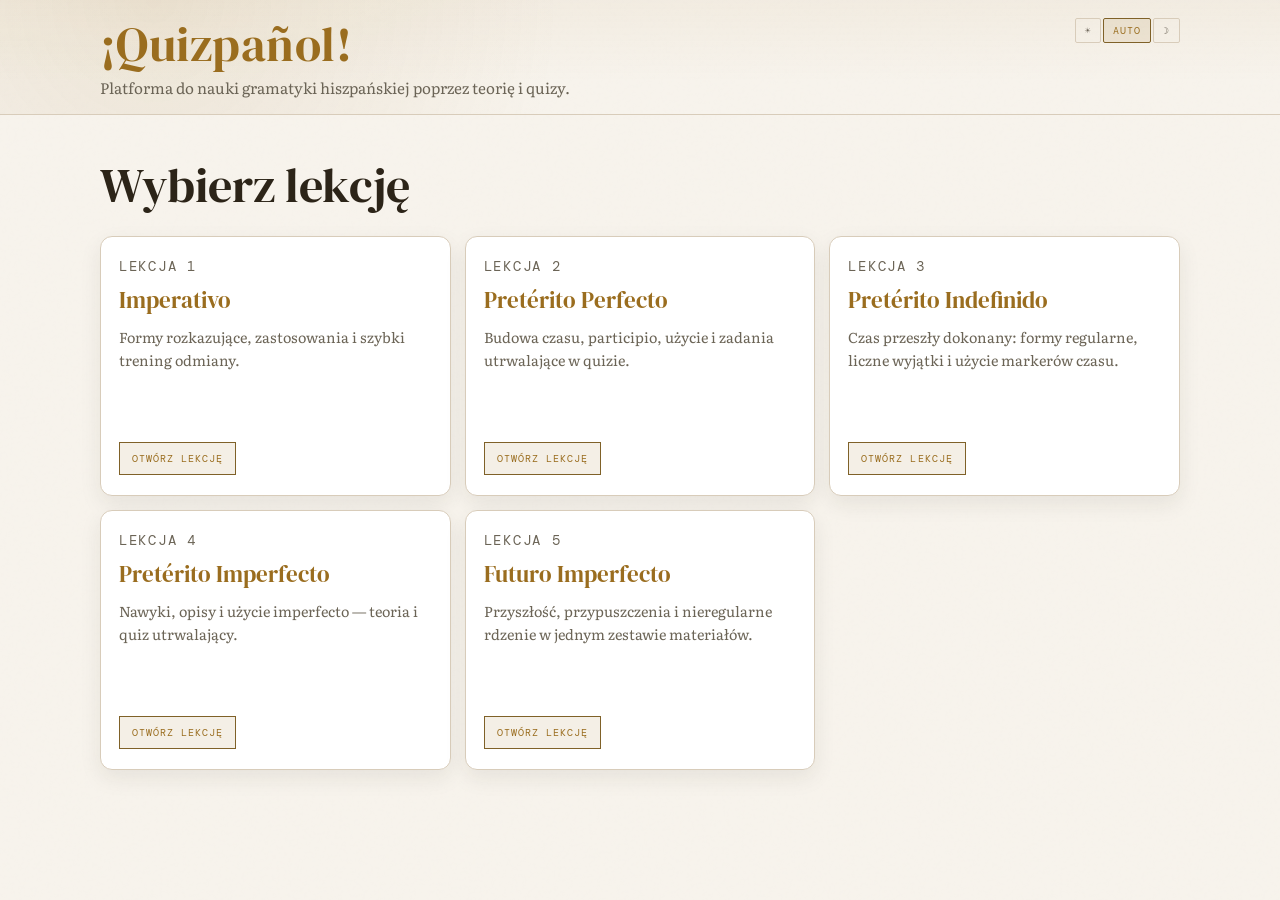
<file: index.html>
<!DOCTYPE html>
<html lang="pl">
<head>
<meta charset="UTF-8">
<meta name="viewport" content="width=device-width, initial-scale=1.0">
<title>¡Quizpañol! · Strona główna</title>
<link rel="stylesheet" href="shared/styles/main.css">
<script src="shared/theme-init.js"></script>
</head>
<body>

<header class="global-header"></header>
<script src="shared/header.js"></script>

<main class="home-shell">
  <section class="page-intro">
    <h1>Wybierz lekcję</h1>
  </section>

  <section class="lesson-grid" aria-label="Dostępne lekcje">
    <article class="lesson-card">
      <p class="lesson-tag">Lekcja 1</p>
      <h2>Imperativo</h2>
      <p>Formy rozkazujące, zastosowania i szybki trening odmiany.</p>
      <a class="lesson-link" href="lessons/1-imperativo.html">Otwórz lekcję</a>
    </article>

    <article class="lesson-card">
      <p class="lesson-tag">Lekcja 2</p>
      <h2>Pretérito Perfecto</h2>
      <p>Budowa czasu, participio, użycie i zadania utrwalające w quizie.</p>
      <a class="lesson-link" href="lessons/2-preterito-perfecto.html">Otwórz lekcję</a>
    </article>

    <article class="lesson-card">
      <p class="lesson-tag">Lekcja 3</p>
      <h2>Pretérito Indefinido</h2>
      <p>Czas przeszły dokonany: formy regularne, liczne wyjątki i użycie markerów czasu.</p>
      <a class="lesson-link" href="lessons/3-preterito-indefinido.html">Otwórz lekcję</a>
    </article>

    <article class="lesson-card">
      <p class="lesson-tag">Lekcja 4</p>
      <h2>Pretérito Imperfecto</h2>
      <p>Nawyki, opisy i użycie imperfecto — teoria i quiz utrwalający.</p>
      <a class="lesson-link" href="lessons/4-preterito-imperfecto.html">Otwórz lekcję</a>
    </article>

    <article class="lesson-card">
      <p class="lesson-tag">Lekcja 5</p>
      <h2>Futuro Imperfecto</h2>
      <p>Przyszłość, przypuszczenia i nieregularne rdzenie w jednym zestawie materiałów.</p>
      <a class="lesson-link" href="lessons/5-futuro-imperfecto.html">Otwórz lekcję</a>
    </article>

    <!-- <article class="lesson-card lesson-card-soon" aria-disabled="true">
      <p class="lesson-tag">Wkrótce</p>
      <h2>Kolejna lekcja</h2>
      <p>To miejsce jest gotowe na nowe tematy, które dodasz później.</p>
      <span class="lesson-link lesson-link-disabled">Niedostępna</span>
    </article> -->
  </section>
</main>

</body>
</html>
</file>
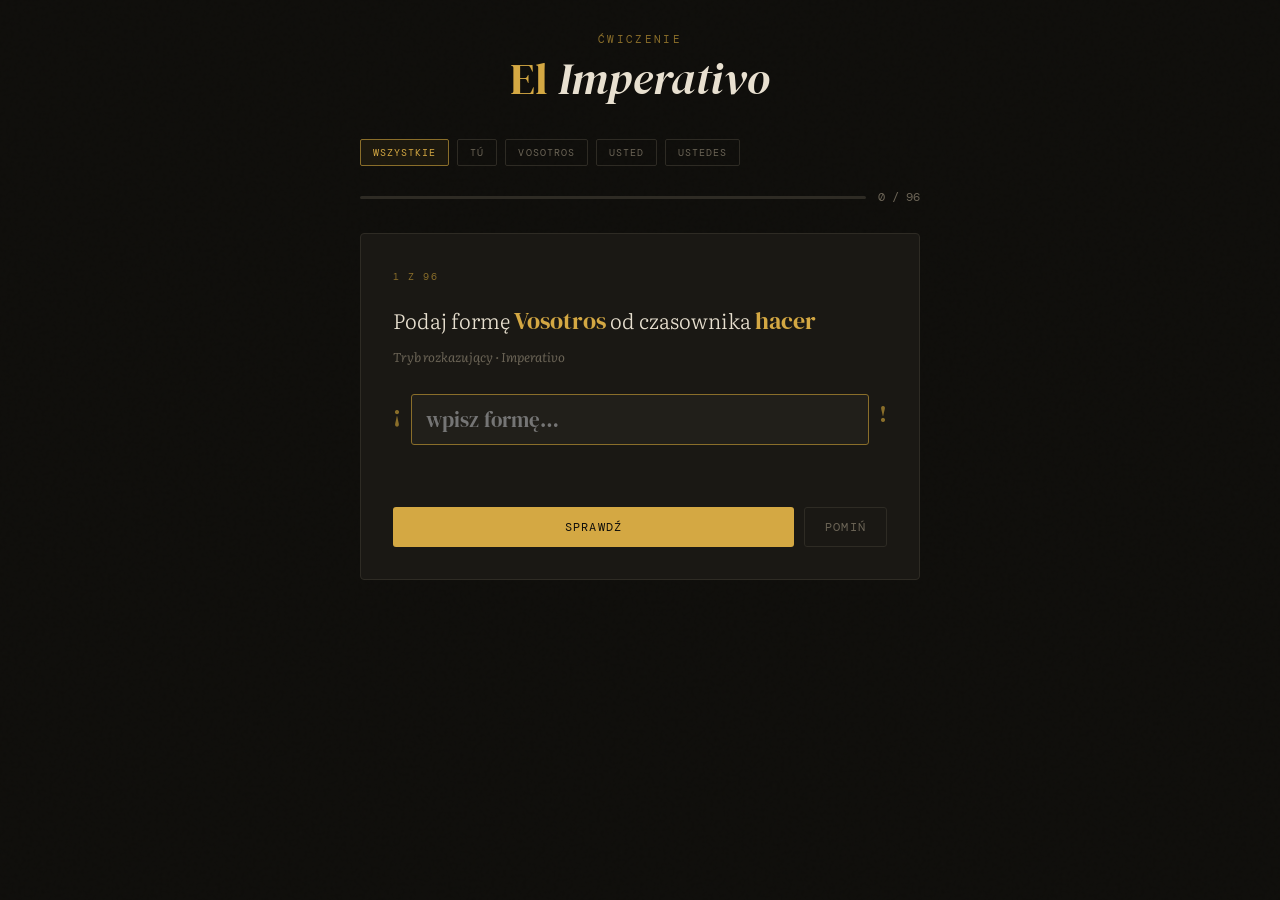
<file: imperativo-quiz.html>
<!DOCTYPE html>
<html lang="es">
<head>
<meta charset="UTF-8">
<meta name="viewport" content="width=device-width, initial-scale=1.0">
<title>Imperativo Quiz</title>
<link href="https://fonts.googleapis.com/css2?family=DM+Serif+Display:ital@0;1&family=DM+Mono:wght@400;500&family=Literata:ital,wght@0,300;0,400;1,300&display=swap" rel="stylesheet">
<style>
  :root {
    --bg: #0f0e0b;
    --card: #1a1814;
    --border: #2e2b24;
    --gold: #d4a843;
    --gold-dim: #8a6e2a;
    --text: #e8e0d0;
    --muted: #6b6456;
    --correct: #4caf87;
    --wrong: #c0504a;
    --input-bg: #211f1a;
  }

  * { margin: 0; padding: 0; box-sizing: border-box; }

  body {
    background: var(--bg);
    color: var(--text);
    font-family: 'Literata', serif;
    min-height: 100vh;
    display: flex;
    flex-direction: column;
    align-items: center;
    padding: 32px 16px 64px;
  }

  /* Grain overlay */
  body::before {
    content: '';
    position: fixed;
    inset: 0;
    background-image: url("data:image/svg+xml,%3Csvg viewBox='0 0 256 256' xmlns='http://www.w3.org/2000/svg'%3E%3Cfilter id='noise'%3E%3CfeTurbulence type='fractalNoise' baseFrequency='0.9' numOctaves='4' stitchTiles='stitch'/%3E%3C/filter%3E%3Crect width='100%25' height='100%25' filter='url(%23noise)' opacity='0.04'/%3E%3C/svg%3E");
    pointer-events: none;
    z-index: 0;
    opacity: 0.4;
  }

  .wrap { position: relative; z-index: 1; width: 100%; max-width: 560px; }

  header {
    text-align: center;
    margin-bottom: 36px;
  }

  .label {
    font-family: 'DM Mono', monospace;
    font-size: 0.68rem;
    letter-spacing: 0.22em;
    color: var(--gold-dim);
    text-transform: uppercase;
    margin-bottom: 8px;
  }

  h1 {
    font-family: 'DM Serif Display', serif;
    font-size: clamp(2rem, 7vw, 2.8rem);
    color: var(--gold);
    font-weight: 400;
    line-height: 1.1;
  }

  h1 em {
    font-style: italic;
    color: var(--text);
  }

  /* Progress */
  .progress-row {
    display: flex;
    align-items: center;
    gap: 12px;
    margin-bottom: 28px;
  }

  .progress-bar {
    flex: 1;
    height: 3px;
    background: var(--border);
    border-radius: 2px;
    overflow: hidden;
  }

  .progress-fill {
    height: 100%;
    background: var(--gold);
    border-radius: 2px;
    transition: width 0.4s ease;
  }

  .progress-text {
    font-family: 'DM Mono', monospace;
    font-size: 0.72rem;
    color: var(--muted);
    white-space: nowrap;
  }

  /* Card */
  .card {
    background: var(--card);
    border: 1px solid var(--border);
    border-radius: 4px;
    padding: 36px 32px 32px;
    position: relative;
    animation: fadeSlide 0.3s ease;
  }

  @keyframes fadeSlide {
    from { opacity: 0; transform: translateY(12px); }
    to   { opacity: 1; transform: translateY(0); }
  }

  .card-number {
    font-family: 'DM Mono', monospace;
    font-size: 0.65rem;
    color: var(--gold-dim);
    letter-spacing: 0.15em;
    text-transform: uppercase;
    margin-bottom: 20px;
  }

  .prompt {
    font-size: 1.3rem;
    font-weight: 300;
    color: var(--text);
    margin-bottom: 8px;
    line-height: 1.5;
  }

  .prompt strong {
    font-family: 'DM Serif Display', serif;
    color: var(--gold);
    font-weight: 400;
    font-size: 1.5rem;
  }

  .hint {
    font-size: 0.8rem;
    color: var(--muted);
    font-style: italic;
    margin-bottom: 28px;
  }

  .input-row {
    display: flex;
    gap: 10px;
    align-items: stretch;
  }

  .excl {
    font-family: 'DM Serif Display', serif;
    font-size: 1.5rem;
    color: var(--gold-dim);
    line-height: 1;
    padding-top: 8px;
  }

  input[type="text"] {
    flex: 1;
    background: var(--input-bg);
    border: 1px solid var(--border);
    border-radius: 3px;
    color: var(--text);
    font-family: 'DM Serif Display', serif;
    font-size: 1.3rem;
    padding: 10px 14px;
    outline: none;
    transition: border-color 0.2s;
    caret-color: var(--gold);
  }

  input[type="text"]:focus { border-color: var(--gold-dim); }

  input[type="text"].correct {
    border-color: var(--correct);
    color: var(--correct);
    background: rgba(76,175,135,0.06);
  }

  input[type="text"].wrong {
    border-color: var(--wrong);
    color: var(--wrong);
    background: rgba(192,80,74,0.06);
    animation: shake 0.3s ease;
  }

  @keyframes shake {
    0%,100% { transform: translateX(0); }
    25% { transform: translateX(-6px); }
    75% { transform: translateX(6px); }
  }

  .feedback {
    margin-top: 14px;
    font-size: 0.9rem;
    min-height: 1.4em;
    font-style: italic;
  }

  .feedback.correct { color: var(--correct); }
  .feedback.wrong   { color: var(--wrong); }

  /* Buttons */
  .btn-row {
    display: flex;
    gap: 10px;
    margin-top: 28px;
  }

  button {
    font-family: 'DM Mono', monospace;
    font-size: 0.75rem;
    letter-spacing: 0.1em;
    text-transform: uppercase;
    border: none;
    border-radius: 3px;
    padding: 11px 20px;
    cursor: pointer;
    transition: all 0.15s;
  }

  .btn-check {
    background: var(--gold);
    color: var(--bg);
    flex: 1;
  }

  .btn-check:hover { background: #e0b550; }
  .btn-check:disabled { opacity: 0.4; cursor: default; }

  .btn-skip {
    background: transparent;
    border: 1px solid var(--border);
    color: var(--muted);
  }

  .btn-skip:hover { border-color: var(--muted); color: var(--text); }

  .btn-next {
    background: var(--gold);
    color: var(--bg);
    flex: 1;
  }

  .btn-next:hover { background: #e0b550; }

  /* Score screen */
  .score-screen {
    text-align: center;
    padding: 48px 24px;
    background: var(--card);
    border: 1px solid var(--border);
    border-radius: 4px;
    animation: fadeSlide 0.4s ease;
  }

  .score-big {
    font-family: 'DM Serif Display', serif;
    font-size: 5rem;
    color: var(--gold);
    line-height: 1;
    margin-bottom: 8px;
  }

  .score-label {
    font-family: 'DM Mono', monospace;
    font-size: 0.72rem;
    letter-spacing: 0.2em;
    text-transform: uppercase;
    color: var(--muted);
    margin-bottom: 28px;
  }

  .score-msg {
    font-size: 1.05rem;
    color: var(--text);
    font-style: italic;
    margin-bottom: 32px;
  }

  .btn-restart {
    background: var(--gold);
    color: var(--bg);
    padding: 12px 32px;
    font-size: 0.78rem;
  }

  .btn-restart:hover { background: #e0b550; }

  /* Stats */
  .stats {
    display: flex;
    gap: 24px;
    justify-content: center;
    margin-bottom: 28px;
  }

  .stat {
    text-align: center;
  }

  .stat-val {
    font-family: 'DM Serif Display', serif;
    font-size: 2rem;
    color: var(--text);
    line-height: 1;
  }

  .stat-val.good { color: var(--correct); }
  .stat-val.bad  { color: var(--wrong); }

  .stat-lbl {
    font-family: 'DM Mono', monospace;
    font-size: 0.62rem;
    color: var(--muted);
    letter-spacing: 0.12em;
    text-transform: uppercase;
    margin-top: 4px;
  }

  /* Mode switcher */
  .mode-row {
    display: flex;
    gap: 8px;
    margin-bottom: 24px;
    flex-wrap: wrap;
  }

  .mode-btn {
    font-family: 'DM Mono', monospace;
    font-size: 0.65rem;
    letter-spacing: 0.1em;
    text-transform: uppercase;
    background: transparent;
    border: 1px solid var(--border);
    color: var(--muted);
    padding: 6px 12px;
    border-radius: 2px;
  }

  .mode-btn.active {
    border-color: var(--gold-dim);
    color: var(--gold);
    background: rgba(212,168,67,0.07);
  }

  .mode-btn:hover:not(.active) { border-color: var(--muted); color: var(--text); }
</style>
</head>
<body>
<div class="wrap">
  <header>
    <div class="label">Ćwiczenie</div>
    <h1>El <em>Imperativo</em></h1>
  </header>

  <div class="mode-row" id="modeRow">
    <button class="mode-btn active" onclick="setMode('all')">Wszystkie</button>
    <button class="mode-btn" onclick="setMode('tú')">Tú</button>
    <button class="mode-btn" onclick="setMode('vosotros')">Vosotros</button>
    <button class="mode-btn" onclick="setMode('usted')">Usted</button>
    <button class="mode-btn" onclick="setMode('ustedes')">Ustedes</button>
  </div>

  <div class="progress-row">
    <div class="progress-bar"><div class="progress-fill" id="progressFill"></div></div>
    <div class="progress-text" id="progressText">0 / 0</div>
  </div>

  <div id="quizArea"></div>
</div>

<script>
const ALL_VERBS = [
  // [bezokolicznik, tú, vosotros, usted, ustedes]
  ["hablar",    "Habla",     "Hablad",    "Hable",    "Hablen"],
  ["comer",     "Come",      "Comed",     "Coma",     "Coman"],
  ["abrir",     "Abre",      "Abrid",     "Abra",     "Abran"],
  ["pensar",    "Piensa",    "Pensad",    "Piense",   "Piensen"],
  ["dormir",    "Duerme",    "Dormid",    "Duerma",   "Duerman"],
  ["vestirse",  "Vístete",   "Vestios",   "Vístase",  "Vístanse"],
  ["sentarse",  "Siéntate",  "Sentaos",   "Siéntese", "Siéntense"],
  ["levantarse","Levántate", "Levantaos", "Levántese","Levántense"],
  ["ir",        "Ve",        "Id",        "Vaya",     "Vayan"],
  ["salir",     "Sal",       "Salid",     "Salga",    "Salgan"],
  ["venir",     "Ven",       "Venid",     "Venga",    "Vengan"],
  ["hacer",     "Haz",       "Haced",     "Haga",     "Hagan"],
  ["poner",     "Pon",       "Poned",     "Ponga",    "Pongan"],
  ["decir",     "Di",        "Decid",     "Diga",     "Digan"],
  ["tener",     "Ten",       "Tened",     "Tenga",    "Tengan"],
  ["ser",       "Sé",        "Sed",       "Sea",      "Sean"],
  ["traer",     "Trae",      "Traed",     "Traiga",   "Traigan"],
  ["caer",      "Cae",       "Caed",      "Caiga",    "Caigan"],
  ["oír",       "Oye",       "Oíd",       "Oiga",     "Oigan"],
  ["ver",       "Ve",        "Ved",       "Vea",      "Vean"],
  ["conducir",  "Conduce",   "Conducid",  "Conduzca", "Conduzcan"],
  ["estar",     "Estate",    "Estad",     "Esté",     "Estén"],
  ["dar",       "Da",        "Dad",       "Dé",       "Den"],
  ["saber",     "Sabe",      "Sabed",     "Sepa",     "Sepan"],
];

const PERSONS = ["Tú","Vosotros","Usted","Ustedes"];
const COL     = [1, 2, 3, 4]; // indices into verb row

let mode = 'all';
let cards = [];
let idx = 0;
let correct = 0;
let wrong = 0;
let answered = false;

function normalize(s) {
  return s.trim()
    .replace(/[¡!]/g,'')
    .toLowerCase()
    .normalize('NFD').replace(/[\u0300-\u036f]/g,'');
}

function buildCards(m) {
  let list = [];
  ALL_VERBS.forEach(v => {
    PERSONS.forEach((p, i) => {
      if (m === 'all' || m === p.toLowerCase()) {
        list.push({ verb: v[0], person: p, answer: v[COL[i]] });
      }
    });
  });
  // shuffle
  for (let i = list.length - 1; i > 0; i--) {
    const j = Math.floor(Math.random() * (i + 1));
    [list[i], list[j]] = [list[j], list[i]];
  }
  return list;
}

function setMode(m) {
  mode = m;
  document.querySelectorAll('.mode-btn').forEach(b => b.classList.remove('active'));
  event.target.classList.add('active');
  startQuiz();
}

function startQuiz() {
  cards = buildCards(mode);
  idx = 0; correct = 0; wrong = 0;
  renderCard();
}

function updateProgress() {
  const total = cards.length;
  const done = idx;
  document.getElementById('progressFill').style.width = (done / total * 100) + '%';
  document.getElementById('progressText').textContent = done + ' / ' + total;
}

function renderCard() {
  updateProgress();
  const area = document.getElementById('quizArea');

  if (idx >= cards.length) {
    renderScore();
    return;
  }

  answered = false;
  const c = cards[idx];

  area.innerHTML = `
    <div class="card" id="card">
      <div class="card-number">${idx + 1} z ${cards.length}</div>
      <div class="prompt">
        Podaj formę <strong>${c.person}</strong> od czasownika <strong>${c.verb}</strong>
      </div>
      <div class="hint">Tryb rozkazujący · Imperativo</div>
      <div class="input-row">
        <span class="excl">¡</span>
        <input type="text" id="ans" placeholder="wpisz formę…" autocomplete="off" autocorrect="off" spellcheck="false" />
        <span class="excl">!</span>
      </div>
      <div class="feedback" id="fb"></div>
      <div class="btn-row">
        <button class="btn-check" id="btnCheck" onclick="checkAnswer()">Sprawdź</button>
        <button class="btn-skip" onclick="skipCard()">Pomiń</button>
      </div>
    </div>`;

  const inp = document.getElementById('ans');
  inp.focus();
  inp.addEventListener('keydown', e => {
    if (e.key === 'Enter') {
      if (!answered) checkAnswer();
      else nextCard();
    }
  });
}

function checkAnswer() {
  if (answered) return;
  answered = true;
  const c = cards[idx];
  const inp = document.getElementById('ans');
  const val = inp.value;
  const fb  = document.getElementById('fb');
  const btn = document.getElementById('btnCheck');

  const ok = normalize(val) === normalize(c.answer);

  if (ok) {
    correct++;
    inp.classList.add('correct');
    fb.textContent = '✓ Brawo!';
    fb.className = 'feedback correct';
  } else {
    wrong++;
    inp.classList.add('wrong');
    fb.innerHTML = `✗ Poprawna forma: <strong style="color:var(--correct)">¡${c.answer}!</strong>`;
    fb.className = 'feedback wrong';
  }

  inp.disabled = true;
  btn.style.display = 'none';

  // inject Next button
  document.querySelector('.btn-row').insertAdjacentHTML('afterbegin',
    `<button class="btn-next" onclick="nextCard()">Dalej →</button>`);
}

function skipCard() {
  if (answered) return;
  wrong++;
  answered = true;
  const c = cards[idx];
  const inp = document.getElementById('ans');
  const fb  = document.getElementById('fb');
  const btn = document.getElementById('btnCheck');

  inp.value = '';
  inp.disabled = true;
  fb.innerHTML = `Forma: <strong style="color:var(--gold)">¡${c.answer}!</strong>`;
  fb.className = 'feedback wrong';
  btn.style.display = 'none';
  document.querySelector('.btn-row').insertAdjacentHTML('afterbegin',
    `<button class="btn-next" onclick="nextCard()">Dalej →</button>`);
}

function nextCard() {
  idx++;
  renderCard();
}

function renderScore() {
  const total = cards.length;
  const pct = Math.round(correct / total * 100);
  let msg = pct === 100 ? '¡Perfecto! Wszystko idealnie!' :
            pct >= 80  ? 'Świetnie! Prawie bezbłędnie.' :
            pct >= 60  ? 'Dobrze, ale powtórz nieregularne.' :
                         'Warto poćwiczyć jeszcze raz!';

  document.getElementById('progressFill').style.width = '100%';
  document.getElementById('progressText').textContent = total + ' / ' + total;

  document.getElementById('quizArea').innerHTML = `
    <div class="score-screen">
      <div class="score-big">${pct}%</div>
      <div class="score-label">Wynik końcowy</div>
      <div class="stats">
        <div class="stat">
          <div class="stat-val good">${correct}</div>
          <div class="stat-lbl">Poprawnie</div>
        </div>
        <div class="stat">
          <div class="stat-val bad">${wrong}</div>
          <div class="stat-lbl">Błędy</div>
        </div>
        <div class="stat">
          <div class="stat-val">${total}</div>
          <div class="stat-lbl">Razem</div>
        </div>
      </div>
      <div class="score-msg">${msg}</div>
      <button class="btn-restart" onclick="startQuiz()">Jeszcze raz ↺</button>
    </div>`;
}

// init
startQuiz();
</script>
</body>
</html>
</file>
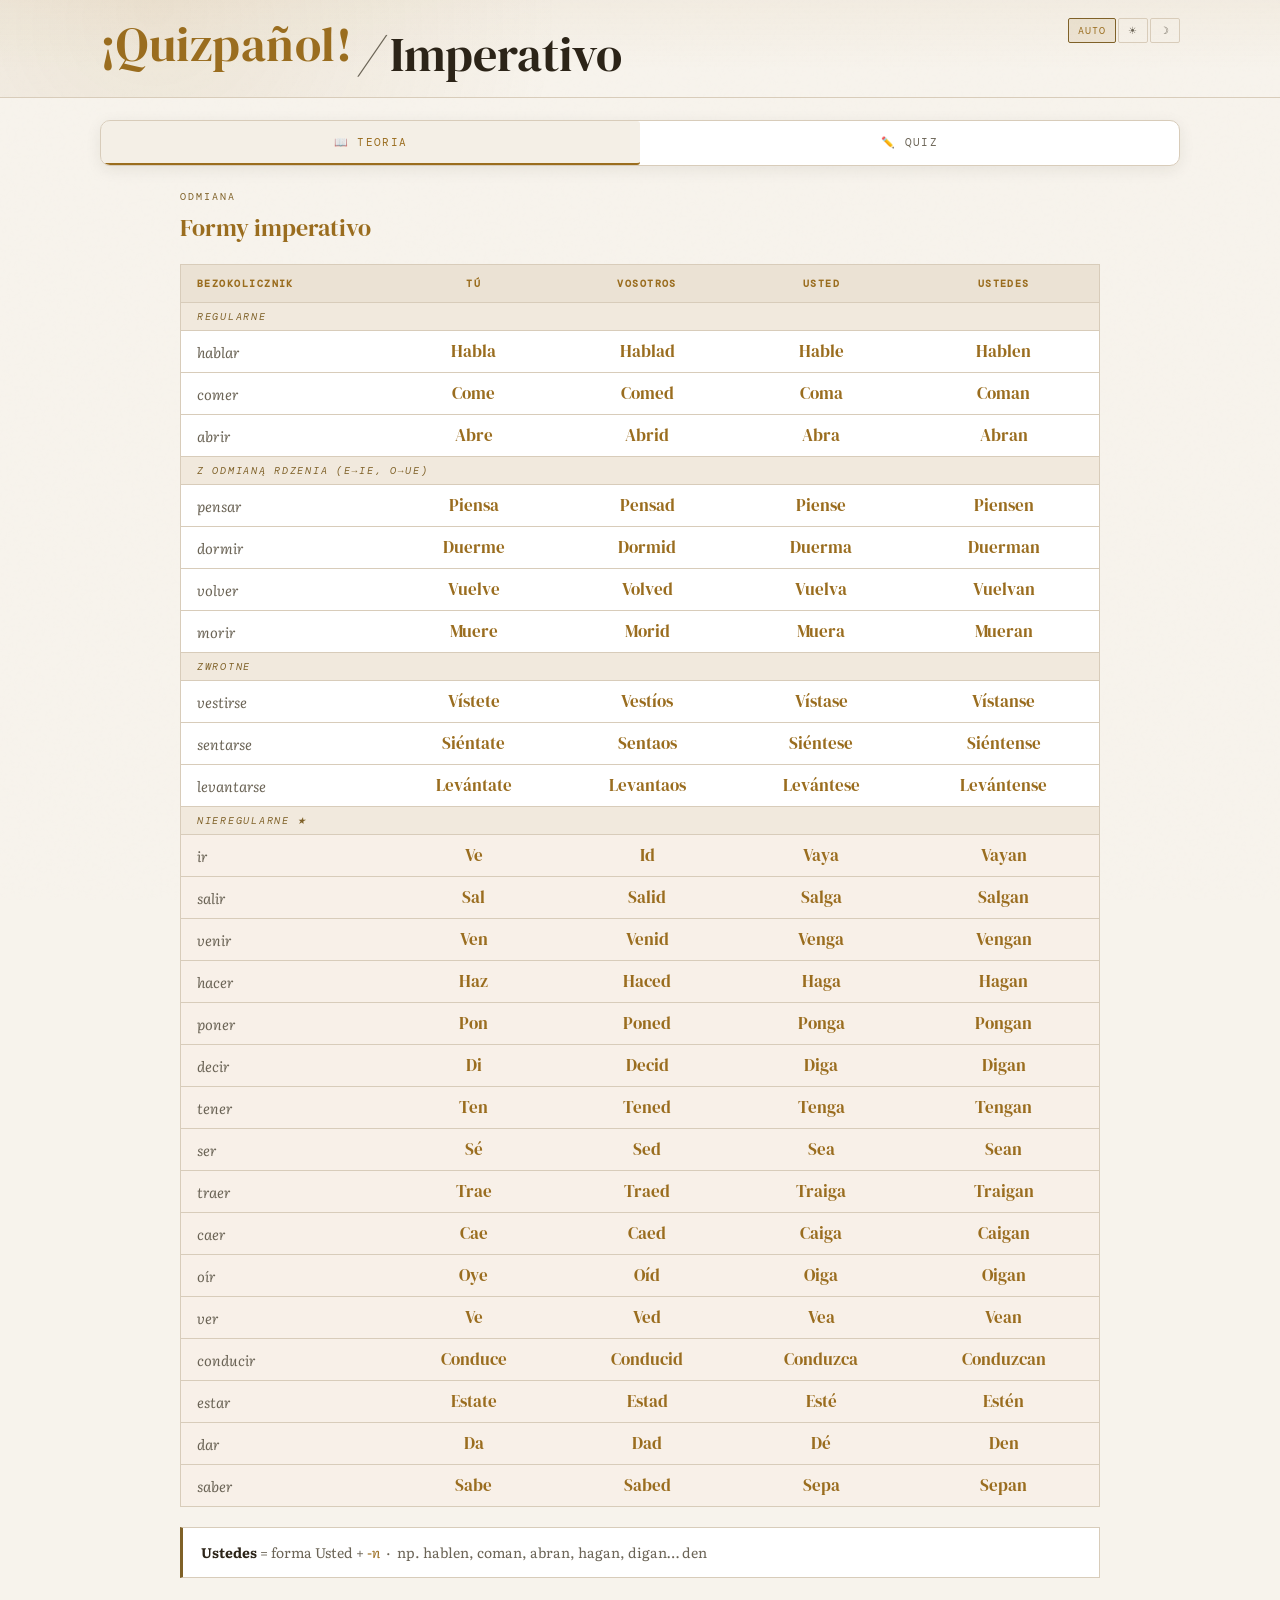
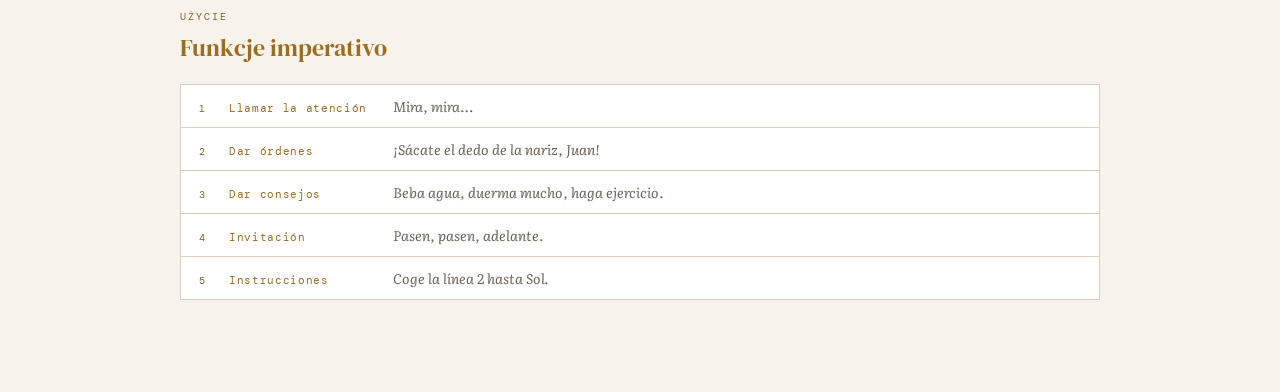
<file: imperativo.html>
<!DOCTYPE html>
<html lang="es">
<head>
<meta charset="UTF-8">
<meta name="viewport" content="width=device-width, initial-scale=1.0">
<title>¡Quizpañol! · Imperativo</title>
<link rel="stylesheet" href="style.css">
<script>
  (function() {
    var t = localStorage.getItem('quizpanol-theme');
    if (t) document.documentElement.setAttribute('data-theme', t);
  })();
</script>
</head>
<body>

<header class="global-header">
  <div class="container header-inner">
    <a class="brand-name" href="index.html">¡Quizpañol!</a>
    <nav class="breadcrumb" aria-label="Breadcrumb">
      <span class="crumb-slash" aria-hidden="true">/</span>
      <span aria-current="page">Imperativo</span>
    </nav>
    <div class="theme-switch" role="group" aria-label="Motyw">
      <button class="theme-btn" data-theme-val="auto" onclick="setTheme('auto')" title="Automatyczny (systemowy)">Auto</button>
      <button class="theme-btn" data-theme-val="light" onclick="setTheme('light')" title="Jasny">☀</button>
      <button class="theme-btn" data-theme-val="dark" onclick="setTheme('dark')" title="Ciemny">☽</button>
    </div>
  </div>
</header>

<main class="lesson-main">
<nav class="tabs" aria-label="Widoki lekcji">
  <button class="tab active" onclick="showTab('teoria', this)">📖 Teoria</button>
  <button class="tab" onclick="showTab('quiz', this)">✏️ Quiz</button>
</nav>

<!-- Section: theory -->
<div class="section active" id="tab-teoria">
<div class="teoria-wrap">

  <div class="t-label">Odmiana</div>
  <h2>Formy imperativo</h2>

  <table class="main-table">
    <thead>
      <tr>
        <th>Bezokolicznik</th>
        <th>Tú</th>
        <th>Vosotros</th>
        <th>Usted</th>
        <th>Ustedes</th>
      </tr>
    </thead>
    <tbody>
      <tr class="section-row"><td colspan="5">Regularne</td></tr>
      <tr><td>hablar</td><td>Habla</td><td>Hablad</td><td>Hable</td><td>Hablen</td></tr>
      <tr><td>comer</td><td>Come</td><td>Comed</td><td>Coma</td><td>Coman</td></tr>
      <tr><td>abrir</td><td>Abre</td><td>Abrid</td><td>Abra</td><td>Abran</td></tr>

      <tr class="section-row"><td colspan="5">Z odmianą rdzenia (e→ie, o→ue)</td></tr>
      <tr><td>pensar</td><td>Piensa</td><td>Pensad</td><td>Piense</td><td>Piensen</td></tr>
      <tr><td>dormir</td><td>Duerme</td><td>Dormid</td><td>Duerma</td><td>Duerman</td></tr>
      <tr><td>volver</td><td>Vuelve</td><td>Volved</td><td>Vuelva</td><td>Vuelvan</td></tr>
      <tr><td>morir</td><td>Muere</td><td>Morid</td><td>Muera</td><td>Mueran</td></tr>

      <tr class="section-row"><td colspan="5">Zwrotne</td></tr>
      <tr><td>vestirse</td><td>Vístete</td><td>Vestíos</td><td>Vístase</td><td>Vístanse</td></tr>
      <tr><td>sentarse</td><td>Siéntate</td><td>Sentaos</td><td>Siéntese</td><td>Siéntense</td></tr>
      <tr><td>levantarse</td><td>Levántate</td><td>Levantaos</td><td>Levántese</td><td>Levántense</td></tr>

      <tr class="section-row"><td colspan="5">Nieregularne ★</td></tr>
      <tr class="irreg"><td>ir</td><td>Ve</td><td>Id</td><td>Vaya</td><td>Vayan</td></tr>
      <tr class="irreg"><td>salir</td><td>Sal</td><td>Salid</td><td>Salga</td><td>Salgan</td></tr>
      <tr class="irreg"><td>venir</td><td>Ven</td><td>Venid</td><td>Venga</td><td>Vengan</td></tr>
      <tr class="irreg"><td>hacer</td><td>Haz</td><td>Haced</td><td>Haga</td><td>Hagan</td></tr>
      <tr class="irreg"><td>poner</td><td>Pon</td><td>Poned</td><td>Ponga</td><td>Pongan</td></tr>
      <tr class="irreg"><td>decir</td><td>Di</td><td>Decid</td><td>Diga</td><td>Digan</td></tr>
      <tr class="irreg"><td>tener</td><td>Ten</td><td>Tened</td><td>Tenga</td><td>Tengan</td></tr>
      <tr class="irreg"><td>ser</td><td>Sé</td><td>Sed</td><td>Sea</td><td>Sean</td></tr>
      <tr class="irreg"><td>traer</td><td>Trae</td><td>Traed</td><td>Traiga</td><td>Traigan</td></tr>
      <tr class="irreg"><td>caer</td><td>Cae</td><td>Caed</td><td>Caiga</td><td>Caigan</td></tr>
      <tr class="irreg"><td>oír</td><td>Oye</td><td>Oíd</td><td>Oiga</td><td>Oigan</td></tr>
      <tr class="irreg"><td>ver</td><td>Ve</td><td>Ved</td><td>Vea</td><td>Vean</td></tr>
      <tr class="irreg"><td>conducir</td><td>Conduce</td><td>Conducid</td><td>Conduzca</td><td>Conduzcan</td></tr>
      <tr class="irreg"><td>estar</td><td>Estate</td><td>Estad</td><td>Esté</td><td>Estén</td></tr>
      <tr class="irreg"><td>dar</td><td>Da</td><td>Dad</td><td>Dé</td><td>Den</td></tr>
      <tr class="irreg"><td>saber</td><td>Sabe</td><td>Sabed</td><td>Sepa</td><td>Sepan</td></tr>
    </tbody>
  </table>

  <div class="note">
    <strong>Ustedes</strong> = forma Usted + <em>-n</em> &nbsp;·&nbsp; np. hablen, coman, abran, hagan, digan… den
  </div>

  <div class="t-label mt-lg">Użycie</div>
  <h2>Funkcje imperativo</h2>

  <div class="func-list">
    <div class="func-item">
      <span class="func-num">1</span>
      <span class="func-name">Llamar la atención</span>
      <span class="func-ex">Mira, mira…</span>
    </div>
    <div class="func-item">
      <span class="func-num">2</span>
      <span class="func-name">Dar órdenes</span>
      <span class="func-ex">¡Sácate el dedo de la nariz, Juan!</span>
    </div>
    <div class="func-item">
      <span class="func-num">3</span>
      <span class="func-name">Dar consejos</span>
      <span class="func-ex">Beba agua, duerma mucho, haga ejercicio.</span>
    </div>
    <div class="func-item">
      <span class="func-num">4</span>
      <span class="func-name">Invitación</span>
      <span class="func-ex">Pasen, pasen, adelante.</span>
    </div>
    <div class="func-item">
      <span class="func-num">5</span>
      <span class="func-name">Instrucciones</span>
      <span class="func-ex">Coge la línea 2 hasta Sol.</span>
    </div>
  </div>

</div>
</div>

<!-- Section: quiz -->
<div class="section" id="tab-quiz">
<div class="quiz-wrap">

  <div class="filter-rows">
    <div>
      <div class="filter-row-label">Typ</div>
      <div class="mode-row" id="row-typ">
        <button class="mode-btn active" onclick="setType('all', event)">Wszystkie</button>
        <button class="mode-btn" onclick="setType('regularne', event)">Regularne</button>
        <button class="mode-btn" onclick="setType('rdzen', event)">Z odmianą rdzenia</button>
        <button class="mode-btn" onclick="setType('zwrotne', event)">Zwrotne</button>
        <button class="mode-btn" onclick="setType('nieregularne', event)">Nieregularne</button>
      </div>
    </div>
    <div>
      <div class="filter-row-label">Osoba</div>
      <div class="mode-row" id="row-osoba">
        <button class="mode-btn active" onclick="setMode('all', event)">Wszystkie</button>
        <button class="mode-btn" onclick="setMode('tú', event)">Tú</button>
        <button class="mode-btn" onclick="setMode('vosotros', event)">Vosotros</button>
        <button class="mode-btn" onclick="setMode('usted', event)">Usted</button>
        <button class="mode-btn" onclick="setMode('ustedes', event)">Ustedes</button>
      </div>
    </div>
  </div>

  <div class="progress-row">
    <div class="progress-bar"><div class="progress-fill" id="progressFill"></div></div>
    <div class="progress-text" id="progressText">0 / 0</div>
  </div>

  <div id="quizArea"></div>

</div>
</div>

</main>

<script src="quiz.js"></script>
<script>
// Data format: [infinitive, tu, vosotros, usted, ustedes]
const ALL_VERBS = [
  ["hablar",    "Habla",     "Hablad",    "Hable",    "Hablen"],
  ["comer",     "Come",      "Comed",     "Coma",     "Coman"],
  ["abrir",     "Abre",      "Abrid",     "Abra",     "Abran"],
  ["pensar",    "Piensa",    "Pensad",    "Piense",   "Piensen"],
  ["dormir",    "Duerme",    "Dormid",    "Duerma",   "Duerman"],
  ["volver",    "Vuelve",    "Volved",    "Vuelva",   "Vuelvan"],
  ["morir",     "Muere",     "Morid",     "Muera",    "Mueran"],
  ["vestirse",  "Vístete",   "Vestíos",   "Vístase",  "Vístanse"],
  ["sentarse",  "Siéntate",  "Sentaos",   "Siéntese", "Siéntense"],
  ["levantarse","Levántate", "Levantaos", "Levántese","Levántense"],
  ["ir",        "Ve",        "Id",        "Vaya",     "Vayan"],
  ["salir",     "Sal",       "Salid",     "Salga",    "Salgan"],
  ["venir",     "Ven",       "Venid",     "Venga",    "Vengan"],
  ["hacer",     "Haz",       "Haced",     "Haga",     "Hagan"],
  ["poner",     "Pon",       "Poned",     "Ponga",    "Pongan"],
  ["decir",     "Di",        "Decid",     "Diga",     "Digan"],
  ["tener",     "Ten",       "Tened",     "Tenga",    "Tengan"],
  ["ser",       "Sé",        "Sed",       "Sea",      "Sean"],
  ["traer",     "Trae",      "Traed",     "Traiga",   "Traigan"],
  ["caer",      "Cae",       "Caed",      "Caiga",    "Caigan"],
  ["oír",       "Oye",       "Oíd",       "Oiga",     "Oigan"],
  ["ver",       "Ve",        "Ved",       "Vea",      "Vean"],
  ["conducir",  "Conduce",   "Conducid",  "Conduzca", "Conduzcan"],
  ["estar",     "Estate",    "Estad",     "Esté",     "Estén"],
  ["dar",       "Da",        "Dad",       "Dé",       "Den"],
  ["saber",     "Sabe",      "Sabed",     "Sepa",     "Sepan"],
];

// Verb type categories
const VERB_TYPE = {
  hablar: 'regularne', comer: 'regularne', abrir: 'regularne',
  pensar: 'rdzen', dormir: 'rdzen', volver: 'rdzen', morir: 'rdzen',
  vestirse: 'zwrotne', sentarse: 'zwrotne', levantarse: 'zwrotne',
};
function getType(verb) { return VERB_TYPE[verb] || 'nieregularne'; }

const PERSONS = ["Tú","Vosotros","Usted","Ustedes"];
const COL = [1, 2, 3, 4];
let mode = 'all', typeFilter = 'all';

// Build and shuffle quiz cards
function buildCards() {
  const list = [];
  ALL_VERBS.forEach(v => {
    if (typeFilter !== 'all' && getType(v[0]) !== typeFilter) return;
    PERSONS.forEach((p, i) => {
      if (mode === 'all' || mode === p.toLowerCase())
        list.push({ verb: v[0], person: p, answer: v[COL[i]], hint: 'Tryb rozkazujący · Imperativo', prompt: `Podaj formę <strong>${p}</strong> od czasownika <strong>${v[0]}</strong>` });
    });
  });
  return shuffleArray(list);
}

function setMode(m, e) {
  mode = m;
  document.querySelectorAll('#row-osoba .mode-btn').forEach(b => b.classList.remove('active'));
  e.target.classList.add('active');
  startQuiz();
}

function setType(t, e) {
  typeFilter = t;
  document.querySelectorAll('#row-typ .mode-btn').forEach(b => b.classList.remove('active'));
  e.target.classList.add('active');
  startQuiz();
}

initQuizEngine({
  buildCards,
  punctuationChars: '[¡!]',
  inputRow: `<div class="input-row">
        <span class="excl">¡</span>
        <input type="text" id="ans" placeholder="wpisz formę…" autocomplete="off" autocorrect="off" spellcheck="false" />
        <span class="excl">!</span>
      </div>`,
  formatAnswer: a => `¡${a}!`,
  skipLabel: 'Forma',
  scoreMessages: {
    perfect: '¡Perfecto! Wszystko idealnie!',
    great: 'Świetnie! Prawie bezbłędnie.',
    ok: 'Dobrze, ale warto jeszcze poćwiczyć!',
    bad: 'Warto poćwiczyć jeszcze raz!'
  }
});

startQuiz();
</script>
<script src="theme.js"></script>
</body>
</html>
</file>
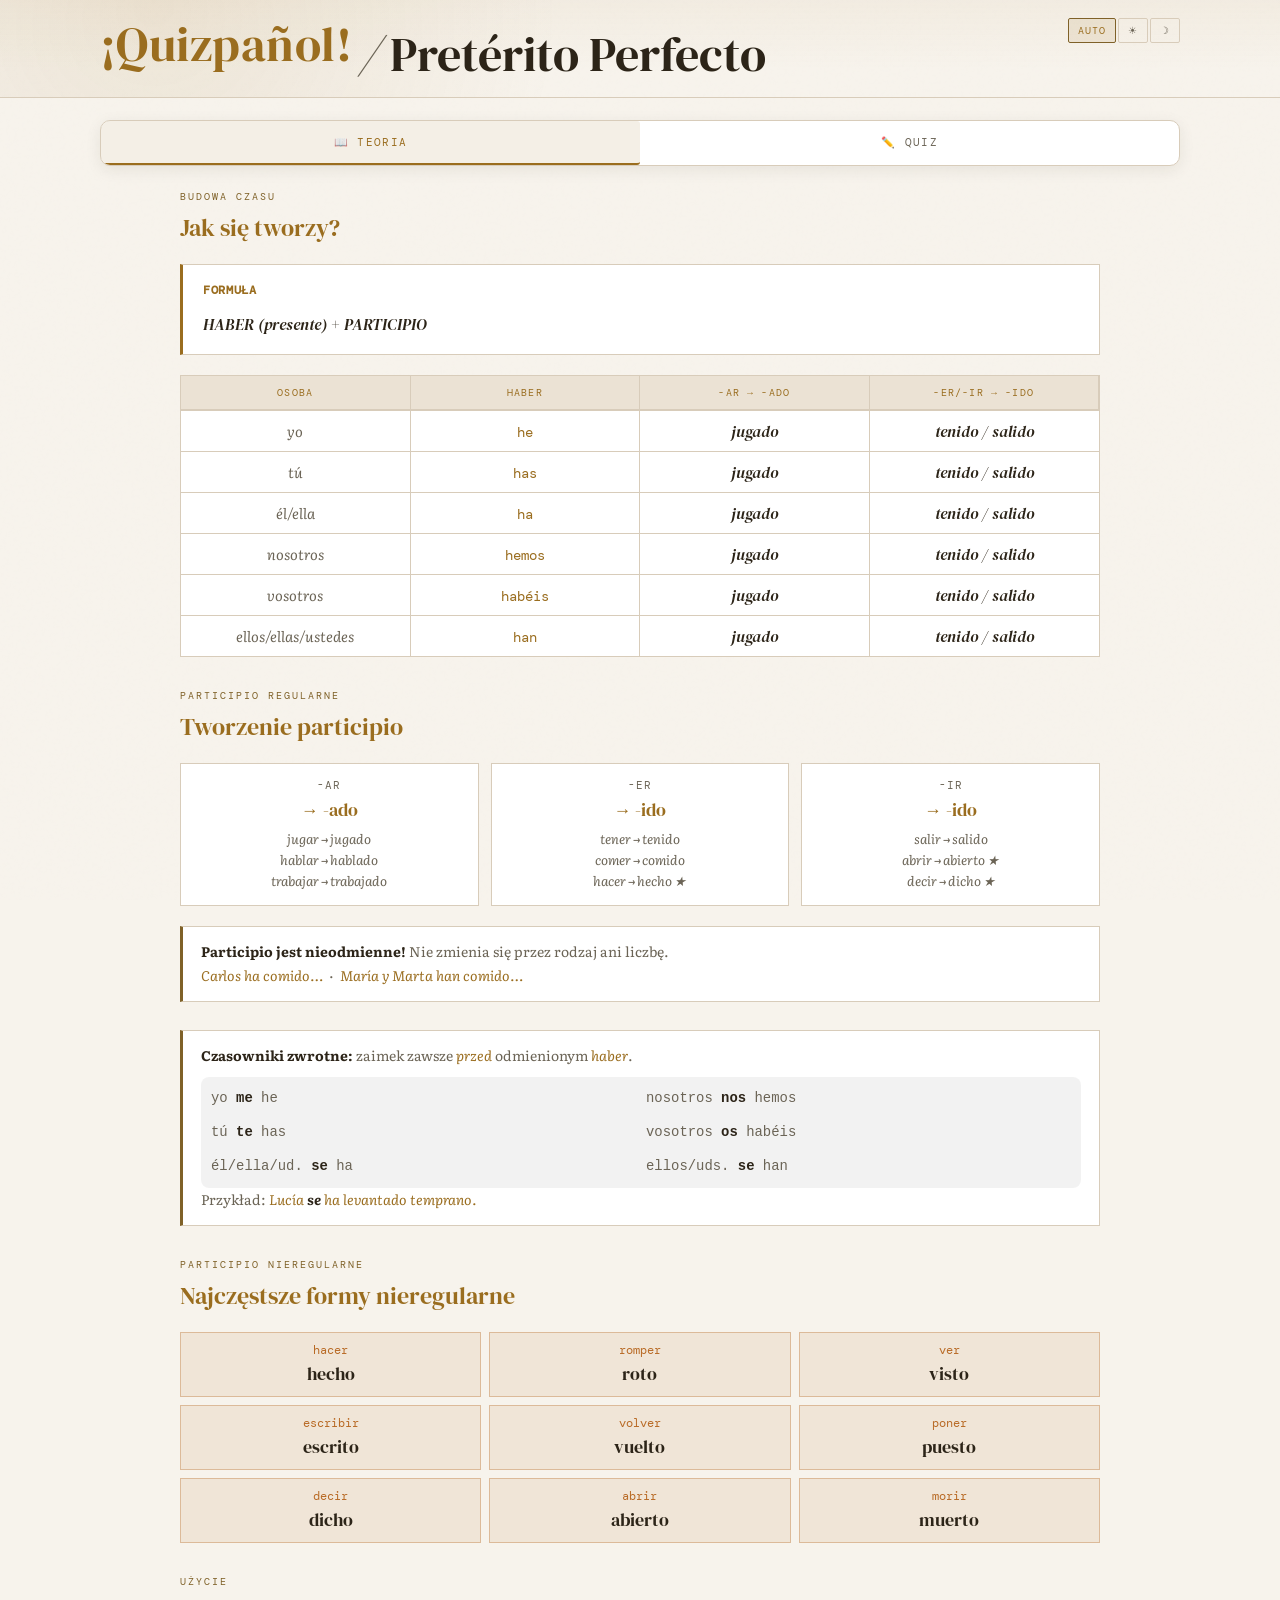
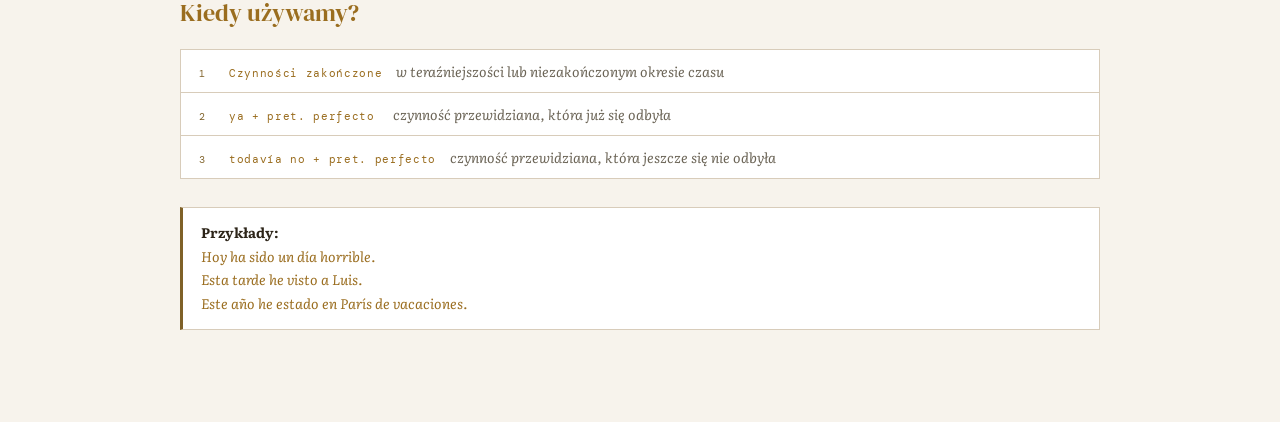
<file: preterito-perfecto.html>
<!DOCTYPE html>
<html lang="es">
<head>
<meta charset="UTF-8">
<meta name="viewport" content="width=device-width, initial-scale=1.0">
<title>¡Quizpañol! · Pretérito Perfecto</title>
<link rel="stylesheet" href="style.css">
<script>
  (function() {
    var t = localStorage.getItem('quizpanol-theme');
    if (t) document.documentElement.setAttribute('data-theme', t);
  })();
</script>
</head>
<body>

<header class="global-header">
  <div class="container header-inner">
    <a class="brand-name" href="index.html">¡Quizpañol!</a>
    <nav class="breadcrumb" aria-label="Breadcrumb">
      <span class="crumb-slash" aria-hidden="true">/</span>
      <span aria-current="page">Pretérito Perfecto</span>
    </nav>
    <div class="theme-switch" role="group" aria-label="Motyw">
      <button class="theme-btn" data-theme-val="auto" onclick="setTheme('auto')" title="Automatyczny (systemowy)">Auto</button>
      <button class="theme-btn" data-theme-val="light" onclick="setTheme('light')" title="Jasny">☀</button>
      <button class="theme-btn" data-theme-val="dark" onclick="setTheme('dark')" title="Ciemny">☽</button>
    </div>
  </div>
</header>

<main class="lesson-main">
<nav class="tabs" aria-label="Widoki lekcji">
  <button class="tab active" onclick="showTab('teoria', this)">📖 Teoria</button>
  <button class="tab" onclick="showTab('quiz', this)">✏️ Quiz</button>
</nav>

<!-- Section: theory -->
<div class="section active" id="tab-teoria">
<div class="teoria-wrap">

  <div class="t-label">Budowa czasu</div>
  <h2>Jak się tworzy?</h2>

  <div class="info-box">
    <strong>Formuła</strong>
    <em>HABER (presente) + PARTICIPIO</em>
  </div>

  <div class="conj-grid">
    <div class="conj-head">Osoba</div>
    <div class="conj-head">haber</div>
    <div class="conj-head">-ar → -ado</div>
    <div class="conj-head">-er/-ir → -ido</div>

    <div class="conj-cell"><span class="pronoun">yo</span></div>
    <div class="conj-cell"><span class="haber">he</span></div>
    <div class="conj-cell"><span class="participle">jugado</span></div>
    <div class="conj-cell"><span class="participle">tenido / salido</span></div>

    <div class="conj-cell"><span class="pronoun">tú</span></div>
    <div class="conj-cell"><span class="haber">has</span></div>
    <div class="conj-cell"><span class="participle">jugado</span></div>
    <div class="conj-cell"><span class="participle">tenido / salido</span></div>

    <div class="conj-cell"><span class="pronoun">él/ella</span></div>
    <div class="conj-cell"><span class="haber">ha</span></div>
    <div class="conj-cell"><span class="participle">jugado</span></div>
    <div class="conj-cell"><span class="participle">tenido / salido</span></div>

    <div class="conj-cell"><span class="pronoun">nosotros</span></div>
    <div class="conj-cell"><span class="haber">hemos</span></div>
    <div class="conj-cell"><span class="participle">jugado</span></div>
    <div class="conj-cell"><span class="participle">tenido / salido</span></div>

    <div class="conj-cell"><span class="pronoun">vosotros</span></div>
    <div class="conj-cell"><span class="haber">habéis</span></div>
    <div class="conj-cell"><span class="participle">jugado</span></div>
    <div class="conj-cell"><span class="participle">tenido / salido</span></div>

    <div class="conj-cell"><span class="pronoun">ellos/ellas/ustedes</span></div>
    <div class="conj-cell"><span class="haber">han</span></div>
    <div class="conj-cell"><span class="participle">jugado</span></div>
    <div class="conj-cell"><span class="participle">tenido / salido</span></div>
  </div>

  <div class="t-label mt-lg">Participio regularne</div>
  <h2>Tworzenie participio</h2>

  <div class="part-grid">
    <div class="part-card">
      <div class="ending">-AR</div>
      <div class="rule-arrow">→ -ado</div>
      <div class="example">jugar → jugado<br>hablar → hablado<br>trabajar → trabajado</div>
    </div>
    <div class="part-card">
      <div class="ending">-ER</div>
      <div class="rule-arrow">→ -ido</div>
      <div class="example">tener → tenido<br>comer → comido<br>hacer → <em>hecho ★</em></div>
    </div>
    <div class="part-card">
      <div class="ending">-IR</div>
      <div class="rule-arrow">→ -ido</div>
      <div class="example">salir → salido<br>abrir → <em>abierto ★</em><br>decir → <em>dicho ★</em></div>
    </div>
  </div>

  <div class="note">
    <strong>Participio jest nieodmienne!</strong> Nie zmienia się przez rodzaj ani liczbę.<br>
    <em>Carlos ha comido…</em> &nbsp;·&nbsp; <em>María y Marta han comido…</em>
  </div>

  <div class="note">
    <strong>Czasowniki zwrotne:</strong> zaimek zawsze <em>przed</em> odmienionym <em>haber</em>.
    <div style="display: grid; grid-template-columns: repeat(2, 1fr); gap: 10px; margin-top: 10px; font-family: monospace; background: rgba(0,0,0,0.05); padding: 10px; border-radius: 8px;">
      <div>yo <strong>me</strong> he</div>
      <div>nosotros <strong>nos</strong> hemos</div>
      <div>tú <strong>te</strong> has</div>
      <div>vosotros <strong>os</strong> habéis</div>
      <div>él/ella/ud. <strong>se</strong> ha</div>
      <div>ellos/uds. <strong>se</strong> han</div>
    </div>
    Przykład: <em>Lucía <strong>se</strong> ha levantado temprano.</em>
  </div>

  <div class="t-label mt-lg">Participio nieregularne</div>
  <h2>Najczęstsze formy nieregularne</h2>

  <div class="irreg-grid">
    <div class="irreg-item"><div class="irreg-inf">hacer</div><div class="irreg-part">hecho</div></div>
    <div class="irreg-item"><div class="irreg-inf">romper</div><div class="irreg-part">roto</div></div>
    <div class="irreg-item"><div class="irreg-inf">ver</div><div class="irreg-part">visto</div></div>
    <div class="irreg-item"><div class="irreg-inf">escribir</div><div class="irreg-part">escrito</div></div>
    <div class="irreg-item"><div class="irreg-inf">volver</div><div class="irreg-part">vuelto</div></div>
    <div class="irreg-item"><div class="irreg-inf">poner</div><div class="irreg-part">puesto</div></div>
    <div class="irreg-item"><div class="irreg-inf">decir</div><div class="irreg-part">dicho</div></div>
    <div class="irreg-item"><div class="irreg-inf">abrir</div><div class="irreg-part">abierto</div></div>
    <div class="irreg-item"><div class="irreg-inf">morir</div><div class="irreg-part">muerto</div></div>
  </div>

  <div class="t-label mt-lg">Użycie</div>
  <h2>Kiedy używamy?</h2>

  <div class="func-list">
    <div class="func-item">
      <span class="func-num">1</span>
      <span class="func-name">Czynności zakończone</span>
      <span class="func-ex">w teraźniejszości lub niezakończonym okresie czasu</span>
    </div>
    <div class="func-item">
      <span class="func-num">2</span>
      <span class="func-name">ya + pret. perfecto</span>
      <span class="func-ex">czynność przewidziana, która już się odbyła</span>
    </div>
    <div class="func-item">
      <span class="func-num">3</span>
      <span class="func-name">todavía no + pret. perfecto</span>
      <span class="func-ex">czynność przewidziana, która jeszcze się nie odbyła</span>
    </div>
  </div>

  <div class="note">
    <strong>Przykłady:</strong><br>
    <em>Hoy ha sido un día horrible.</em><br>
    <em>Esta tarde he visto a Luis.</em><br>
    <em>Este año he estado en París de vacaciones.</em>
  </div>

</div>
</div>

<!-- Section: quiz -->
<div class="section" id="tab-quiz">
<div class="quiz-wrap">

  <div class="filter-rows">
    <div class="mode-row" id="row-mode">
      <button class="mode-btn active" onclick="setQMode('all', event)">Wszystkie</button>
      <button class="mode-btn" onclick="setQMode('participio', event)">Participio</button>
      <button class="mode-btn" onclick="setQMode('conjugacion', event)">Odmiana</button>
      <button class="mode-btn" onclick="setQMode('zdanie', event)">Zdania</button>
    </div>
    <div id="filter-typ-wrap" style="display:none">
      <div class="filter-row-label">Typ</div>
      <div class="mode-row" id="row-typ">
        <button class="mode-btn active" onclick="setTypFilter('all', event)">Wszystkie</button>
        <button class="mode-btn" onclick="setTypFilter('regularne', event)">Regularne</button>
        <button class="mode-btn" onclick="setTypFilter('nieregularne', event)">Nieregularne</button>
      </div>
    </div>
    <div id="filter-osoba-wrap" style="display:none">
      <div class="filter-row-label">Osoba</div>
      <div class="mode-row" id="row-osoba">
        <button class="mode-btn active" onclick="setOsobaFilter('all', event)">Wszystkie</button>
        <button class="mode-btn" onclick="setOsobaFilter('yo', event)">yo</button>
        <button class="mode-btn" onclick="setOsobaFilter('tú', event)">tú</button>
        <button class="mode-btn" onclick="setOsobaFilter('él/ella/usted', event)">él/ella/ud.</button>
        <button class="mode-btn" onclick="setOsobaFilter('nosotros', event)">nosotros</button>
        <button class="mode-btn" onclick="setOsobaFilter('vosotros', event)">vosotros</button>
        <button class="mode-btn" onclick="setOsobaFilter('ellos/ellas/ustedes', event)">ellos/uds.</button>
      </div>
    </div>
  </div>

  <div class="progress-row">
    <div class="progress-bar"><div class="progress-fill" id="progressFill"></div></div>
    <div class="progress-text" id="progressText">0 / 0</div>
  </div>

  <div id="quizArea"></div>

</div>
</div>

</main>

<script src="quiz.js"></script>
<script>
// Question pools grouped by quiz mode
const PARTICIPIOS = [
  ["hablar","hablado"],["comer","comido"],["abrir","abierto"],
  ["hacer","hecho"],["romper","roto"],["ver","visto"],
  ["escribir","escrito"],["volver","vuelto"],["poner","puesto"],
  ["decir","dicho"],["ir","ido"],["tener","tenido"],
  ["salir","salido"],["venir","venido"],["trabajar","trabajado"],
  ["pensar","pensado"],["dormir","dormido"],["vestirse","vestido"],
  ["sentarse","sentado"],["levantarse","levantado"],["cenar","cenado"],
  ["morir","muerto"],
];

const CONJUGACIONES = [
  ["trabajar","yo","he trabajado"],["comer","tú","has comido"],
  ["salir","él","ha salido"],["hacer","nosotros","hemos hecho"],
  ["ver","vosotros","habéis visto"],["ir","ellos","han ido"],
  ["levantarse","yo","me he levantado"],["escribir","ella","ha escrito"],
  ["volver","tú","has vuelto"],["abrir","ellos","han abierto"],
  ["decir","usted","ha dicho"],["poner","nosotros","hemos puesto"],
];

const ZDANIA = [
  ["Juan, esta mañana (levantarse) ___ a las siete.", "se ha levantado"],
  ["Hace cinco minutos que yo (terminar) ___ de desayunar.", "he terminado"],
  ["Este mes mis padres no (salir) ___ de viaje.", "han salido"],
  ["Hoy (ser) ___ un día muy especial.", "ha sido"],
  ["Este año mi hermana (volver) ___ de México.", "ha vuelto"],
  ["Esta tarde tú (escribir) ___ la carta.", "has escrito"],
  ["¿(Comer, vosotros) ___ en casa hoy?", "habéis comido"],
  ["Esta mañana mis amigos (quedarse) ___ en casa.", "se han quedado"],
  ["Lucía (hacer) ___ gimnasia hoy.", "ha hecho"],
  ["Esta mañana no (poder, yo) ___ ir en coche.", "he podido"],
  ["Hoy yo (ducharse) ___ con agua fría.", "me he duchado"],
  ["¿Ya (lavarse, tú) ___ las manos?", "te has lavado"],
  ["Nosotros (quedarse) ___ en la playa toda la tarde.", "nos hemos quedado"],
  ["Vosotros (vestirse) ___ muy elegantes para la fiesta.", "os habéis vestido"],
  ["Ellos (despertarse) ___ muy tarde hoy.", "se han despertado"],
];

let qMode = 'all', typFilter = 'all', osobaFilter = 'all';

const HABER = {
  "yo": "he", "tú": "has", "él/ella/usted": "ha",
  "nosotros": "hemos", "vosotros": "habéis", "ellos/ellas/ustedes": "han"
};
const PRONOMS = {
  "yo": "me", "tú": "te", "él/ella/usted": "se",
  "nosotros": "nos", "vosotros": "os", "ellos/ellas/ustedes": "se"
};
const PEOPLE = ["yo", "tú", "él/ella/usted", "nosotros", "vosotros", "ellos/ellas/ustedes"];

// Irregular participios (not formed by regular -ar→-ado, -er/-ir→-ido)
const PART_IRREG = new Set(['abrir','hacer','romper','ver','escribir','volver','poner','decir','morir']);
function getPartType(inf) { 
  const base = inf.replace('se', '');
  return PART_IRREG.has(base) ? 'nieregularne' : 'regularne'; 
}

function getFullForm(inf, part, person) {
  const isReflexive = inf.endsWith('se');
  const haber = HABER[person];
  if (isReflexive) {
    const pron = PRONOMS[person];
    return `${pron} ${haber} ${part}`;
  }
  return `${haber} ${part}`;
}

// Build and shuffle quiz cards
function buildCards() {
  const list = [];

  // Participio Mode
  if (qMode === 'all' || qMode === 'participio') {
    PARTICIPIOS.forEach(([inf, part]) => {
      if (qMode === 'participio' && typFilter !== 'all' && getPartType(inf) !== typFilter) return;
      list.push({ prompt: `Podaj participio od: <strong>${inf}</strong>`, answer: part, hint: 'Pretérito perfecto · participio' });
    });
  }

  // Conjugacion Mode (Odmiana)
  if (qMode === 'all' || qMode === 'conjugacion') {
    PARTICIPIOS.forEach(([inf, part]) => {
      PEOPLE.forEach(p => {
        if (osobaFilter !== 'all' && osobaFilter !== p) return;
        const form = getFullForm(inf, part, p);
        list.push({ prompt: `Odmień w pretérito perfecto:<br><strong>${inf}</strong> — ${p}`, answer: form, hint: 'Pretérito perfecto · forma' });
      });
    });
  }

  // Zdania Mode (Sentences)
  if (qMode === 'all' || qMode === 'zdanie') {
    ZDANIA.forEach(([sent, ans]) =>
      list.push({ prompt: sent.replace('___', '<span style="color:var(--gold)">___</span>'), answer: ans, hint: 'Pretérito perfecto · uzupełnij formę' }));
  }

  return shuffleArray(list);
}

function updateFilterRows() {
  document.getElementById('filter-typ-wrap').style.display   = qMode === 'participio'  ? 'block' : 'none';
  document.getElementById('filter-osoba-wrap').style.display = qMode === 'conjugacion' ? 'block' : 'none';
}

function setQMode(m, e) {
  qMode = m;
  typFilter = 'all';
  osobaFilter = 'all';
  document.querySelectorAll('#row-mode .mode-btn').forEach(b => b.classList.remove('active'));
  e.target.classList.add('active');
  document.querySelectorAll('#row-typ .mode-btn').forEach((b, i) => b.classList.toggle('active', i === 0));
  document.querySelectorAll('#row-osoba .mode-btn').forEach((b, i) => b.classList.toggle('active', i === 0));
  updateFilterRows();
  startQuiz();
}

function setTypFilter(t, e) {
  typFilter = t;
  document.querySelectorAll('#row-typ .mode-btn').forEach(b => b.classList.remove('active'));
  e.target.classList.add('active');
  startQuiz();
}

function setOsobaFilter(o, e) {
  osobaFilter = o;
  document.querySelectorAll('#row-osoba .mode-btn').forEach(b => b.classList.remove('active'));
  e.target.classList.add('active');
  startQuiz();
}

initQuizEngine({
  buildCards,
  punctuationChars: '[¡!¿?]',
  skipLabel: 'Odpowiedź',
  scoreMessages: {
    perfect: '¡Perfecto! Niesamowite!',
    great: 'Świetnie! Prawie bezbłędnie.',
    ok: 'Dobrze, ale warto jeszcze poćwiczyć!',
    bad: 'Jeszcze raz! Ćwiczenie czyni mistrza.'
  }
});

startQuiz();
</script>
<script src="theme.js"></script>
</body>
</html>
</file>
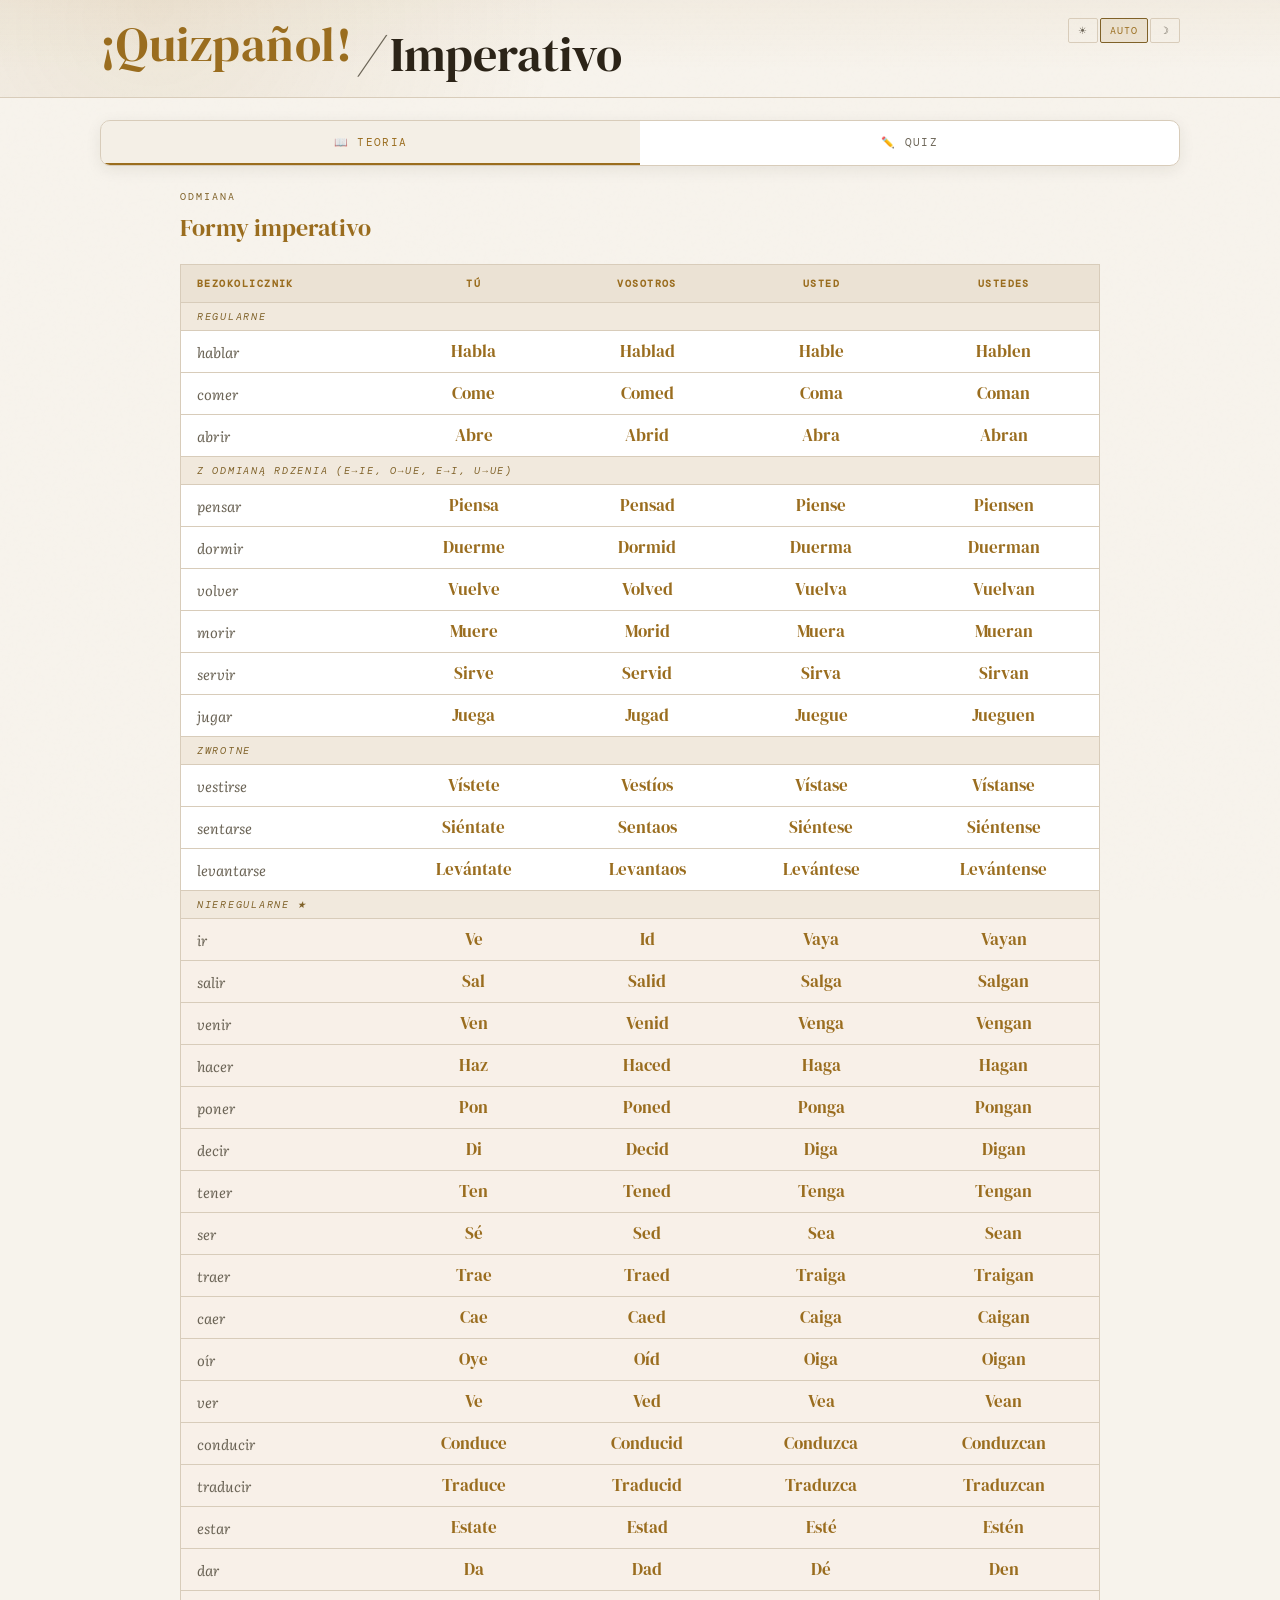
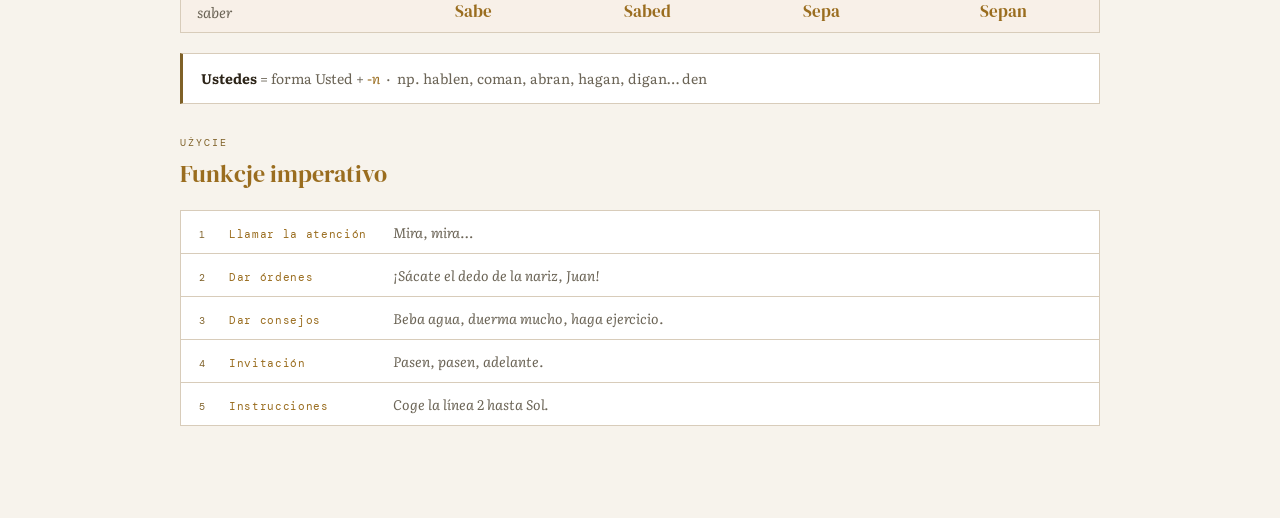
<file: lessons/1-imperativo.html>
<!DOCTYPE html>
<html lang="es">
<head>
<meta charset="UTF-8">
<meta name="viewport" content="width=device-width, initial-scale=1.0">
<title>¡Quizpañol! · Imperativo</title>
<link rel="stylesheet" href="../shared/styles/main.css">
<script src="../shared/theme-init.js"></script>
</head>
<body>

<header class="global-header" data-home-href="../index.html" data-breadcrumb="Imperativo"></header>
<script src="../shared/header.js"></script>

<main class="lesson-main">
<nav class="tabs" aria-label="Widoki lekcji">
  <button class="tab active" onclick="showTab('theory', this)">📖 Teoria</button>
  <button class="tab" onclick="showTab('quiz', this)">✏️ Quiz</button>
</nav>

<!-- Section: theory -->
<div class="section active" id="tab-theory">
<div class="theory-wrap">

  <div class="t-label">Odmiana</div>
  <h2>Formy imperativo</h2>

  <div class="table-scroll">
  <table class="main-table">
    <thead>
      <tr>
        <th>Bezokolicznik</th>
        <th>Tú</th>
        <th>Vosotros</th>
        <th>Usted</th>
        <th>Ustedes</th>
      </tr>
    </thead>
    <tbody>
      <tr class="section-row"><td colspan="5">Regularne</td></tr>
      <tr><td>hablar</td><td>Habla</td><td>Hablad</td><td>Hable</td><td>Hablen</td></tr>
      <tr><td>comer</td><td>Come</td><td>Comed</td><td>Coma</td><td>Coman</td></tr>
      <tr><td>abrir</td><td>Abre</td><td>Abrid</td><td>Abra</td><td>Abran</td></tr>

      <tr class="section-row"><td colspan="5">Z odmianą rdzenia (e→ie, o→ue, e→i, u→ue)</td></tr>
      <tr><td>pensar</td><td>Piensa</td><td>Pensad</td><td>Piense</td><td>Piensen</td></tr>
      <tr><td>dormir</td><td>Duerme</td><td>Dormid</td><td>Duerma</td><td>Duerman</td></tr>
      <tr><td>volver</td><td>Vuelve</td><td>Volved</td><td>Vuelva</td><td>Vuelvan</td></tr>
      <tr><td>morir</td><td>Muere</td><td>Morid</td><td>Muera</td><td>Mueran</td></tr>
      <tr><td>servir</td><td>Sirve</td><td>Servid</td><td>Sirva</td><td>Sirvan</td></tr>
      <tr><td>jugar</td><td>Juega</td><td>Jugad</td><td>Juegue</td><td>Jueguen</td></tr>

      <tr class="section-row"><td colspan="5">Zwrotne</td></tr>
      <tr><td>vestirse</td><td>Vístete</td><td>Vestíos</td><td>Vístase</td><td>Vístanse</td></tr>
      <tr><td>sentarse</td><td>Siéntate</td><td>Sentaos</td><td>Siéntese</td><td>Siéntense</td></tr>
      <tr><td>levantarse</td><td>Levántate</td><td>Levantaos</td><td>Levántese</td><td>Levántense</td></tr>

      <tr class="section-row"><td colspan="5">Nieregularne ★</td></tr>
      <tr class="irreg"><td>ir</td><td>Ve</td><td>Id</td><td>Vaya</td><td>Vayan</td></tr>
      <tr class="irreg"><td>salir</td><td>Sal</td><td>Salid</td><td>Salga</td><td>Salgan</td></tr>
      <tr class="irreg"><td>venir</td><td>Ven</td><td>Venid</td><td>Venga</td><td>Vengan</td></tr>
      <tr class="irreg"><td>hacer</td><td>Haz</td><td>Haced</td><td>Haga</td><td>Hagan</td></tr>
      <tr class="irreg"><td>poner</td><td>Pon</td><td>Poned</td><td>Ponga</td><td>Pongan</td></tr>
      <tr class="irreg"><td>decir</td><td>Di</td><td>Decid</td><td>Diga</td><td>Digan</td></tr>
      <tr class="irreg"><td>tener</td><td>Ten</td><td>Tened</td><td>Tenga</td><td>Tengan</td></tr>
      <tr class="irreg"><td>ser</td><td>Sé</td><td>Sed</td><td>Sea</td><td>Sean</td></tr>
      <tr class="irreg"><td>traer</td><td>Trae</td><td>Traed</td><td>Traiga</td><td>Traigan</td></tr>
      <tr class="irreg"><td>caer</td><td>Cae</td><td>Caed</td><td>Caiga</td><td>Caigan</td></tr>
      <tr class="irreg"><td>oír</td><td>Oye</td><td>Oíd</td><td>Oiga</td><td>Oigan</td></tr>
      <tr class="irreg"><td>ver</td><td>Ve</td><td>Ved</td><td>Vea</td><td>Vean</td></tr>
      <tr class="irreg"><td>conducir</td><td>Conduce</td><td>Conducid</td><td>Conduzca</td><td>Conduzcan</td></tr>
      <tr class="irreg"><td>traducir</td><td>Traduce</td><td>Traducid</td><td>Traduzca</td><td>Traduzcan</td></tr>
      <tr class="irreg"><td>estar</td><td>Estate</td><td>Estad</td><td>Esté</td><td>Estén</td></tr>
      <tr class="irreg"><td>dar</td><td>Da</td><td>Dad</td><td>Dé</td><td>Den</td></tr>
      <tr class="irreg"><td>saber</td><td>Sabe</td><td>Sabed</td><td>Sepa</td><td>Sepan</td></tr>
    </tbody>
  </table>
  </div>

  <div class="note">
    <strong>Ustedes</strong> = forma Usted + <em>-n</em> &nbsp;·&nbsp; np. hablen, coman, abran, hagan, digan… den
  </div>

  <div class="t-label mt-lg">Użycie</div>
  <h2>Funkcje imperativo</h2>

  <div class="func-list">
    <div class="func-item">
      <span class="func-num">1</span>
      <span class="func-name">Llamar la atención</span>
      <span class="func-ex">Mira, mira…</span>
    </div>
    <div class="func-item">
      <span class="func-num">2</span>
      <span class="func-name">Dar órdenes</span>
      <span class="func-ex">¡Sácate el dedo de la nariz, Juan!</span>
    </div>
    <div class="func-item">
      <span class="func-num">3</span>
      <span class="func-name">Dar consejos</span>
      <span class="func-ex">Beba agua, duerma mucho, haga ejercicio.</span>
    </div>
    <div class="func-item">
      <span class="func-num">4</span>
      <span class="func-name">Invitación</span>
      <span class="func-ex">Pasen, pasen, adelante.</span>
    </div>
    <div class="func-item">
      <span class="func-num">5</span>
      <span class="func-name">Instrucciones</span>
      <span class="func-ex">Coge la línea 2 hasta Sol.</span>
    </div>
  </div>

</div>
</div>

<!-- Section: quiz -->
<div class="section" id="tab-quiz">
<div class="quiz-wrap">

  <div class="filter-rows">
    <div>
      <div class="filter-row-label">Typ</div>
      <div class="mode-row" id="row-typ">
        <button class="mode-btn active" onclick="setType('all', event)">Wszystkie</button>
        <button class="mode-btn" onclick="setType('regularne', event)">Regularne</button>
        <button class="mode-btn" onclick="setType('rdzen', event)">Z odmianą rdzenia</button>
        <button class="mode-btn" onclick="setType('zwrotne', event)">Zwrotne</button>
        <button class="mode-btn" onclick="setType('nieregularne', event)">Nieregularne</button>
      </div>
    </div>
    <div>
      <div class="filter-row-label">Osoba</div>
      <div class="mode-row" id="row-osoba">
        <button class="mode-btn active" onclick="setMode('all', event)">Wszystkie</button>
        <button class="mode-btn" onclick="setMode('tú', event)">Tú</button>
        <button class="mode-btn" onclick="setMode('vosotros', event)">Vosotros</button>
        <button class="mode-btn" onclick="setMode('usted', event)">Usted</button>
        <button class="mode-btn" onclick="setMode('ustedes', event)">Ustedes</button>
      </div>
    </div>
  </div>

  <div class="progress-row">
    <div class="progress-bar"><div class="progress-fill" id="progressFill"></div></div>
    <div class="progress-text" id="progressText">0 / 0</div>
  </div>

  <div id="quizArea"></div>

</div>
</div>

</main>

<script src="../shared/quiz.js"></script>
<script>
// Data format: [infinitive, tu, vosotros, usted, ustedes]
const ALL_VERBS = [
  ["hablar",    "Habla",     "Hablad",    "Hable",    "Hablen"],
  ["comer",     "Come",      "Comed",     "Coma",     "Coman"],
  ["abrir",     "Abre",      "Abrid",     "Abra",     "Abran"],
  ["pensar",    "Piensa",    "Pensad",    "Piense",   "Piensen"],
  ["dormir",    "Duerme",    "Dormid",    "Duerma",   "Duerman"],
  ["volver",    "Vuelve",    "Volved",    "Vuelva",   "Vuelvan"],
  ["morir",     "Muere",     "Morid",     "Muera",    "Mueran"],
  ["servir",    "Sirve",     "Servid",    "Sirva",    "Sirvan"],
  ["jugar",     "Juega",     "Jugad",     "Juegue",   "Jueguen"],
  ["vestirse",  "Vístete",   "Vestíos",   "Vístase",  "Vístanse"],
  ["sentarse",  "Siéntate",  "Sentaos",   "Siéntese", "Siéntense"],
  ["levantarse","Levántate", "Levantaos", "Levántese","Levántense"],
  ["ir",        "Ve",        "Id",        "Vaya",     "Vayan"],
  ["salir",     "Sal",       "Salid",     "Salga",    "Salgan"],
  ["venir",     "Ven",       "Venid",     "Venga",    "Vengan"],
  ["hacer",     "Haz",       "Haced",     "Haga",     "Hagan"],
  ["poner",     "Pon",       "Poned",     "Ponga",    "Pongan"],
  ["decir",     "Di",        "Decid",     "Diga",     "Digan"],
  ["tener",     "Ten",       "Tened",     "Tenga",    "Tengan"],
  ["ser",       "Sé",        "Sed",       "Sea",      "Sean"],
  ["traer",     "Trae",      "Traed",     "Traiga",   "Traigan"],
  ["caer",      "Cae",       "Caed",      "Caiga",    "Caigan"],
  ["oír",       "Oye",       "Oíd",       "Oiga",     "Oigan"],
  ["ver",       "Ve",        "Ved",       "Vea",      "Vean"],
  ["conducir",  "Conduce",   "Conducid",  "Conduzca", "Conduzcan"],
  ["traducir",  "Traduce",   "Traducid",  "Traduzca", "Traduzcan"],
  ["estar",     "Estate",    "Estad",     "Esté",     "Estén"],
  ["dar",       "Da",        "Dad",       "Dé",       "Den"],
  ["saber",     "Sabe",      "Sabed",     "Sepa",     "Sepan"],
];

// Verb type categories
const VERB_TYPE = {
  hablar: 'regularne', comer: 'regularne', abrir: 'regularne',
  pensar: 'rdzen', dormir: 'rdzen', volver: 'rdzen', morir: 'rdzen', servir: 'rdzen', jugar: 'rdzen',
  vestirse: 'zwrotne', sentarse: 'zwrotne', levantarse: 'zwrotne',
};
function getType(verb) { return VERB_TYPE[verb] || 'nieregularne'; }

const PERSONS = ["Tú","Vosotros","Usted","Ustedes"];
const COL = [1, 2, 3, 4];
let mode = 'all', typeFilter = 'all';

// Build and shuffle quiz cards
function buildCards() {
  const list = [];
  ALL_VERBS.forEach(v => {
    if (typeFilter !== 'all' && getType(v[0]) !== typeFilter) return;
    PERSONS.forEach((p, i) => {
      if (mode === 'all' || mode === p.toLowerCase())
        list.push({ verb: v[0], person: p, answer: v[COL[i]], hint: 'Tryb rozkazujący · Imperativo', prompt: `Podaj formę <strong>${p}</strong> od czasownika <strong>${v[0]}</strong>` });
    });
  });
  return shuffleArray(list);
}

function setMode(m, e) {
  mode = m;
  document.querySelectorAll('#row-osoba .mode-btn').forEach(b => b.classList.remove('active'));
  e.target.classList.add('active');
  startQuiz();
}

function setType(t, e) {
  typeFilter = t;
  document.querySelectorAll('#row-typ .mode-btn').forEach(b => b.classList.remove('active'));
  e.target.classList.add('active');
  startQuiz();
}

initQuizEngine({
  buildCards,
  punctuationChars: '[¡!]',
  inputRow: `<div class="input-row">
        <span class="excl">¡</span>
        <input type="text" id="ans" placeholder="wpisz formę…" autocomplete="off" autocorrect="off" spellcheck="false" />
        <span class="excl">!</span>
      </div>`,
  formatAnswer: a => `¡${a}!`,
  skipLabel: 'Forma',
  scoreMessages: {
    perfect: '¡Perfecto! Wszystko idealnie!',
    great: 'Świetnie! Prawie bezbłędnie.',
    ok: 'Dobrze, ale warto jeszcze poćwiczyć!',
    bad: 'Warto poćwiczyć jeszcze raz!'
  }
});

startQuiz();
</script>
</body>
</html>
</file>
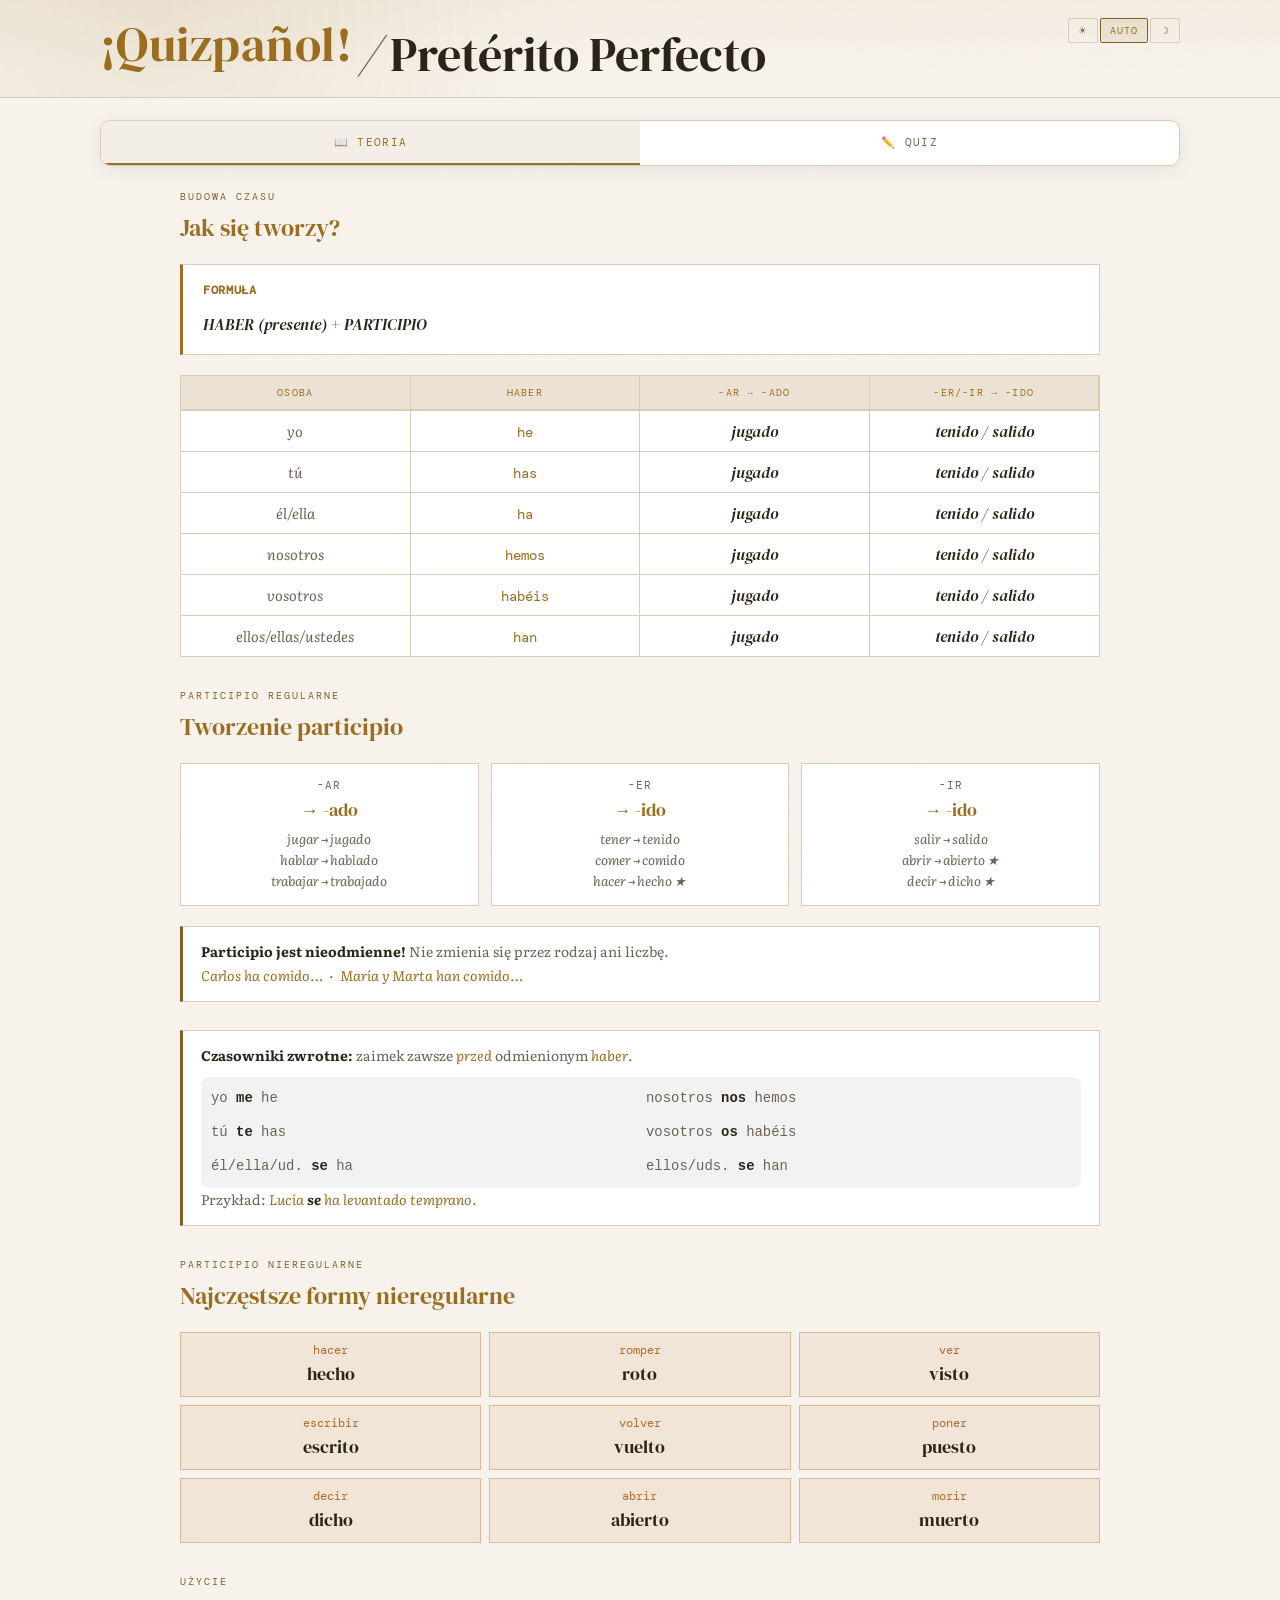
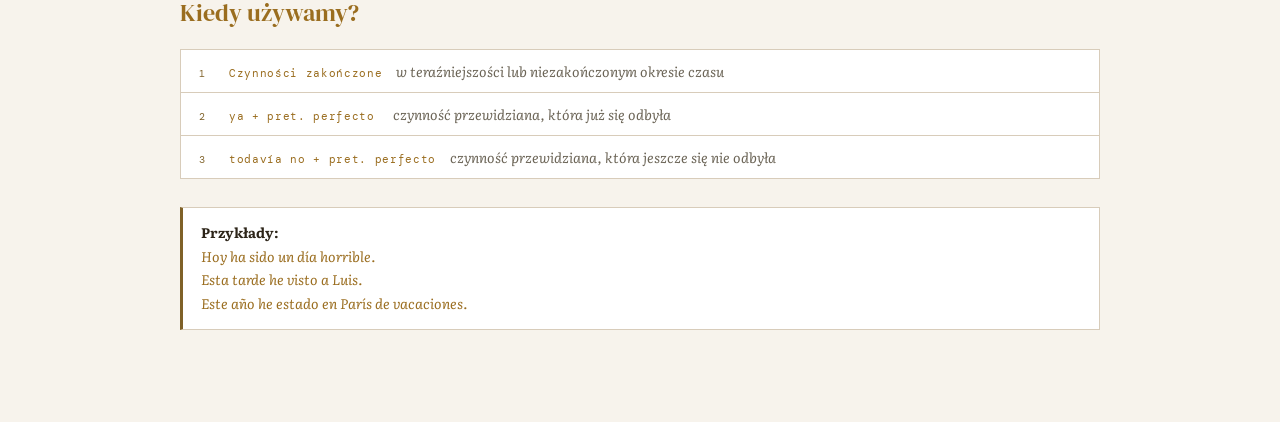
<file: lessons/2-preterito-perfecto.html>
<!DOCTYPE html>
<html lang="es">
<head>
<meta charset="UTF-8">
<meta name="viewport" content="width=device-width, initial-scale=1.0">
<title>¡Quizpañol! · Pretérito Perfecto</title>
<link rel="stylesheet" href="../shared/styles/main.css">
<script src="../shared/theme-init.js"></script>
</head>
<body>

<header class="global-header" data-home-href="../index.html" data-breadcrumb="Pretérito Perfecto"></header>
<script src="../shared/header.js"></script>

<main class="lesson-main">
<nav class="tabs" aria-label="Widoki lekcji">
  <button class="tab active" onclick="showTab('theory', this)">📖 Teoria</button>
  <button class="tab" onclick="showTab('quiz', this)">✏️ Quiz</button>
</nav>

<!-- Section: theory -->
<div class="section active" id="tab-theory">
<div class="theory-wrap">

  <div class="t-label">Budowa czasu</div>
  <h2>Jak się tworzy?</h2>

  <div class="info-box">
    <strong>Formuła</strong>
    <em>HABER (presente) + PARTICIPIO</em>
  </div>

  <div class="conj-grid">
    <div class="conj-head">Osoba</div>
    <div class="conj-head">haber</div>
    <div class="conj-head">-ar → -ado</div>
    <div class="conj-head">-er/-ir → -ido</div>

    <div class="conj-cell"><span class="pronoun">yo</span></div>
    <div class="conj-cell"><span class="haber">he</span></div>
    <div class="conj-cell"><span class="participle">jugado</span></div>
    <div class="conj-cell"><span class="participle">tenido / salido</span></div>

    <div class="conj-cell"><span class="pronoun">tú</span></div>
    <div class="conj-cell"><span class="haber">has</span></div>
    <div class="conj-cell"><span class="participle">jugado</span></div>
    <div class="conj-cell"><span class="participle">tenido / salido</span></div>

    <div class="conj-cell"><span class="pronoun">él/ella</span></div>
    <div class="conj-cell"><span class="haber">ha</span></div>
    <div class="conj-cell"><span class="participle">jugado</span></div>
    <div class="conj-cell"><span class="participle">tenido / salido</span></div>

    <div class="conj-cell"><span class="pronoun">nosotros</span></div>
    <div class="conj-cell"><span class="haber">hemos</span></div>
    <div class="conj-cell"><span class="participle">jugado</span></div>
    <div class="conj-cell"><span class="participle">tenido / salido</span></div>

    <div class="conj-cell"><span class="pronoun">vosotros</span></div>
    <div class="conj-cell"><span class="haber">habéis</span></div>
    <div class="conj-cell"><span class="participle">jugado</span></div>
    <div class="conj-cell"><span class="participle">tenido / salido</span></div>

    <div class="conj-cell"><span class="pronoun">ellos/ellas/ustedes</span></div>
    <div class="conj-cell"><span class="haber">han</span></div>
    <div class="conj-cell"><span class="participle">jugado</span></div>
    <div class="conj-cell"><span class="participle">tenido / salido</span></div>
  </div>

  <div class="t-label mt-lg">Participio regularne</div>
  <h2>Tworzenie participio</h2>

  <div class="part-grid">
    <div class="part-card">
      <div class="ending">-AR</div>
      <div class="rule-arrow">→ -ado</div>
      <div class="example">jugar → jugado<br>hablar → hablado<br>trabajar → trabajado</div>
    </div>
    <div class="part-card">
      <div class="ending">-ER</div>
      <div class="rule-arrow">→ -ido</div>
      <div class="example">tener → tenido<br>comer → comido<br>hacer → <em>hecho ★</em></div>
    </div>
    <div class="part-card">
      <div class="ending">-IR</div>
      <div class="rule-arrow">→ -ido</div>
      <div class="example">salir → salido<br>abrir → <em>abierto ★</em><br>decir → <em>dicho ★</em></div>
    </div>
  </div>

  <div class="note">
    <strong>Participio jest nieodmienne!</strong> Nie zmienia się przez rodzaj ani liczbę.<br>
    <em>Carlos ha comido…</em> &nbsp;·&nbsp; <em>María y Marta han comido…</em>
  </div>

  <div class="note">
    <strong>Czasowniki zwrotne:</strong> zaimek zawsze <em>przed</em> odmienionym <em>haber</em>.
    <div style="display: grid; grid-template-columns: repeat(2, 1fr); gap: 10px; margin-top: 10px; font-family: monospace; background: rgba(0,0,0,0.05); padding: 10px; border-radius: 8px;">
      <div>yo <strong>me</strong> he</div>
      <div>nosotros <strong>nos</strong> hemos</div>
      <div>tú <strong>te</strong> has</div>
      <div>vosotros <strong>os</strong> habéis</div>
      <div>él/ella/ud. <strong>se</strong> ha</div>
      <div>ellos/uds. <strong>se</strong> han</div>
    </div>
    Przykład: <em>Lucía <strong>se</strong> ha levantado temprano.</em>
  </div>

  <div class="t-label mt-lg">Participio nieregularne</div>
  <h2>Najczęstsze formy nieregularne</h2>

  <div class="irreg-grid">
    <div class="irreg-item"><div class="irreg-inf">hacer</div><div class="irreg-part">hecho</div></div>
    <div class="irreg-item"><div class="irreg-inf">romper</div><div class="irreg-part">roto</div></div>
    <div class="irreg-item"><div class="irreg-inf">ver</div><div class="irreg-part">visto</div></div>
    <div class="irreg-item"><div class="irreg-inf">escribir</div><div class="irreg-part">escrito</div></div>
    <div class="irreg-item"><div class="irreg-inf">volver</div><div class="irreg-part">vuelto</div></div>
    <div class="irreg-item"><div class="irreg-inf">poner</div><div class="irreg-part">puesto</div></div>
    <div class="irreg-item"><div class="irreg-inf">decir</div><div class="irreg-part">dicho</div></div>
    <div class="irreg-item"><div class="irreg-inf">abrir</div><div class="irreg-part">abierto</div></div>
    <div class="irreg-item"><div class="irreg-inf">morir</div><div class="irreg-part">muerto</div></div>
  </div>

  <div class="t-label mt-lg">Użycie</div>
  <h2>Kiedy używamy?</h2>

  <div class="func-list">
    <div class="func-item">
      <span class="func-num">1</span>
      <span class="func-name">Czynności zakończone</span>
      <span class="func-ex">w teraźniejszości lub niezakończonym okresie czasu</span>
    </div>
    <div class="func-item">
      <span class="func-num">2</span>
      <span class="func-name">ya + pret. perfecto</span>
      <span class="func-ex">czynność przewidziana, która już się odbyła</span>
    </div>
    <div class="func-item">
      <span class="func-num">3</span>
      <span class="func-name">todavía no + pret. perfecto</span>
      <span class="func-ex">czynność przewidziana, która jeszcze się nie odbyła</span>
    </div>
  </div>

  <div class="note">
    <strong>Przykłady:</strong><br>
    <em>Hoy ha sido un día horrible.</em><br>
    <em>Esta tarde he visto a Luis.</em><br>
    <em>Este año he estado en París de vacaciones.</em>
  </div>

</div>
</div>

<!-- Section: quiz -->
<div class="section" id="tab-quiz">
<div class="quiz-wrap">

  <div class="filter-rows">
    <div class="mode-row" id="row-mode">
      <button class="mode-btn active" onclick="setQMode('all', event)">Wszystkie</button>
      <button class="mode-btn" onclick="setQMode('participio', event)">Participio</button>
      <button class="mode-btn" onclick="setQMode('conjugacion', event)">Odmiana</button>
      <button class="mode-btn" onclick="setQMode('zdanie', event)">Zdania</button>
    </div>
    <div id="filter-typ-wrap" style="display:none">
      <div class="filter-row-label">Typ</div>
      <div class="mode-row" id="row-typ">
        <button class="mode-btn active" onclick="setTypFilter('all', event)">Wszystkie</button>
        <button class="mode-btn" onclick="setTypFilter('regularne', event)">Regularne</button>
        <button class="mode-btn" onclick="setTypFilter('nieregularne', event)">Nieregularne</button>
      </div>
    </div>
    <div id="filter-osoba-wrap" style="display:none">
      <div class="filter-row-label">Osoba</div>
      <div class="mode-row" id="row-osoba">
        <button class="mode-btn active" onclick="setOsobaFilter('all', event)">Wszystkie</button>
        <button class="mode-btn" onclick="setOsobaFilter('yo', event)">yo</button>
        <button class="mode-btn" onclick="setOsobaFilter('tú', event)">tú</button>
        <button class="mode-btn" onclick="setOsobaFilter('él/ella/usted', event)">él/ella/ud.</button>
        <button class="mode-btn" onclick="setOsobaFilter('nosotros', event)">nosotros</button>
        <button class="mode-btn" onclick="setOsobaFilter('vosotros', event)">vosotros</button>
        <button class="mode-btn" onclick="setOsobaFilter('ellos/ellas/ustedes', event)">ellos/uds.</button>
      </div>
    </div>
  </div>

  <div class="progress-row">
    <div class="progress-bar"><div class="progress-fill" id="progressFill"></div></div>
    <div class="progress-text" id="progressText">0 / 0</div>
  </div>

  <div id="quizArea"></div>

</div>
</div>

</main>

<script src="../shared/quiz.js"></script>
<script>
// Question pools grouped by quiz mode
const PARTICIPIOS = [
  ["hablar","hablado"],["comer","comido"],["abrir","abierto"],
  ["hacer","hecho"],["romper","roto"],["ver","visto"],
  ["escribir","escrito"],["volver","vuelto"],["poner","puesto"],
  ["decir","dicho"],["ir","ido"],["tener","tenido"],
  ["salir","salido"],["venir","venido"],["trabajar","trabajado"],
  ["pensar","pensado"],["dormir","dormido"],["vestirse","vestido"],
  ["sentarse","sentado"],["levantarse","levantado"],["cenar","cenado"],
  ["morir","muerto"],
];

const CONJUGACIONES = [
  ["trabajar","yo","he trabajado"],["comer","tú","has comido"],
  ["salir","él","ha salido"],["hacer","nosotros","hemos hecho"],
  ["ver","vosotros","habéis visto"],["ir","ellos","han ido"],
  ["levantarse","yo","me he levantado"],["escribir","ella","ha escrito"],
  ["volver","tú","has vuelto"],["abrir","ellos","han abierto"],
  ["decir","usted","ha dicho"],["poner","nosotros","hemos puesto"],
];

const ZDANIA = [
  ["Juan, esta mañana (levantarse) ___ a las siete.", "se ha levantado"],
  ["Hace cinco minutos que yo (terminar) ___ de desayunar.", "he terminado"],
  ["Este mes mis padres no (salir) ___ de viaje.", "han salido"],
  ["Hoy (ser) ___ un día muy especial.", "ha sido"],
  ["Este año mi hermana (volver) ___ de México.", "ha vuelto"],
  ["Esta tarde tú (escribir) ___ la carta.", "has escrito"],
  ["¿(Comer, vosotros) ___ en casa hoy?", "habéis comido"],
  ["Esta mañana mis amigos (quedarse) ___ en casa.", "se han quedado"],
  ["Lucía (hacer) ___ gimnasia hoy.", "ha hecho"],
  ["Esta mañana no (poder, yo) ___ ir en coche.", "he podido"],
  ["Hoy yo (ducharse) ___ con agua fría.", "me he duchado"],
  ["¿Ya (lavarse, tú) ___ las manos?", "te has lavado"],
  ["Nosotros (quedarse) ___ en la playa toda la tarde.", "nos hemos quedado"],
  ["Vosotros (vestirse) ___ muy elegantes para la fiesta.", "os habéis vestido"],
  ["Ellos (despertarse) ___ muy tarde hoy.", "se han despertado"],
];

let qMode = 'all', typFilter = 'all', osobaFilter = 'all';

const HABER = {
  "yo": "he", "tú": "has", "él/ella/usted": "ha",
  "nosotros": "hemos", "vosotros": "habéis", "ellos/ellas/ustedes": "han"
};
const PRONOMS = {
  "yo": "me", "tú": "te", "él/ella/usted": "se",
  "nosotros": "nos", "vosotros": "os", "ellos/ellas/ustedes": "se"
};
const PEOPLE = ["yo", "tú", "él/ella/usted", "nosotros", "vosotros", "ellos/ellas/ustedes"];

// Irregular participios (not formed by regular -ar→-ado, -er/-ir→-ido)
const PART_IRREG = new Set(['abrir','hacer','romper','ver','escribir','volver','poner','decir','morir']);
function getPartType(inf) { 
  const base = inf.replace('se', '');
  return PART_IRREG.has(base) ? 'nieregularne' : 'regularne'; 
}

function getFullForm(inf, part, person) {
  const isReflexive = inf.endsWith('se');
  const haber = HABER[person];
  if (isReflexive) {
    const pron = PRONOMS[person];
    return `${pron} ${haber} ${part}`;
  }
  return `${haber} ${part}`;
}

// Build and shuffle quiz cards
function buildCards() {
  const list = [];

  // Participio Mode
  if (qMode === 'all' || qMode === 'participio') {
    PARTICIPIOS.forEach(([inf, part]) => {
      if (qMode === 'participio' && typFilter !== 'all' && getPartType(inf) !== typFilter) return;
      list.push({ prompt: `Podaj participio od: <strong>${inf}</strong>`, answer: part, hint: 'Pretérito perfecto · participio' });
    });
  }

  // Conjugacion Mode (Odmiana)
  if (qMode === 'all' || qMode === 'conjugacion') {
    PARTICIPIOS.forEach(([inf, part]) => {
      PEOPLE.forEach(p => {
        if (osobaFilter !== 'all' && osobaFilter !== p) return;
        const form = getFullForm(inf, part, p);
        list.push({ prompt: `Odmień w pretérito perfecto:<br><strong>${inf}</strong> — ${p}`, answer: form, hint: 'Pretérito perfecto · forma' });
      });
    });
  }

  // Zdania Mode (Sentences)
  if (qMode === 'all' || qMode === 'zdanie') {
    ZDANIA.forEach(([sent, ans]) =>
      list.push({ prompt: sent.replace('___', '<span style="color:var(--gold)">___</span>'), answer: ans, hint: 'Pretérito perfecto · uzupełnij formę' }));
  }

  return shuffleArray(list);
}

function updateFilterRows() {
  document.getElementById('filter-typ-wrap').style.display   = qMode === 'participio'  ? 'block' : 'none';
  document.getElementById('filter-osoba-wrap').style.display = qMode === 'conjugacion' ? 'block' : 'none';
}

function setQMode(m, e) {
  qMode = m;
  typFilter = 'all';
  osobaFilter = 'all';
  document.querySelectorAll('#row-mode .mode-btn').forEach(b => b.classList.remove('active'));
  e.target.classList.add('active');
  document.querySelectorAll('#row-typ .mode-btn').forEach((b, i) => b.classList.toggle('active', i === 0));
  document.querySelectorAll('#row-osoba .mode-btn').forEach((b, i) => b.classList.toggle('active', i === 0));
  updateFilterRows();
  startQuiz();
}

function setTypFilter(t, e) {
  typFilter = t;
  document.querySelectorAll('#row-typ .mode-btn').forEach(b => b.classList.remove('active'));
  e.target.classList.add('active');
  startQuiz();
}

function setOsobaFilter(o, e) {
  osobaFilter = o;
  document.querySelectorAll('#row-osoba .mode-btn').forEach(b => b.classList.remove('active'));
  e.target.classList.add('active');
  startQuiz();
}

initQuizEngine({
  buildCards,
  punctuationChars: '[¡!¿?]',
  skipLabel: 'Odpowiedź',
  scoreMessages: {
    perfect: '¡Perfecto! Niesamowite!',
    great: 'Świetnie! Prawie bezbłędnie.',
    ok: 'Dobrze, ale warto jeszcze poćwiczyć!',
    bad: 'Jeszcze raz! Ćwiczenie czyni mistrza.'
  }
});

startQuiz();
</script>
</body>
</html>
</file>
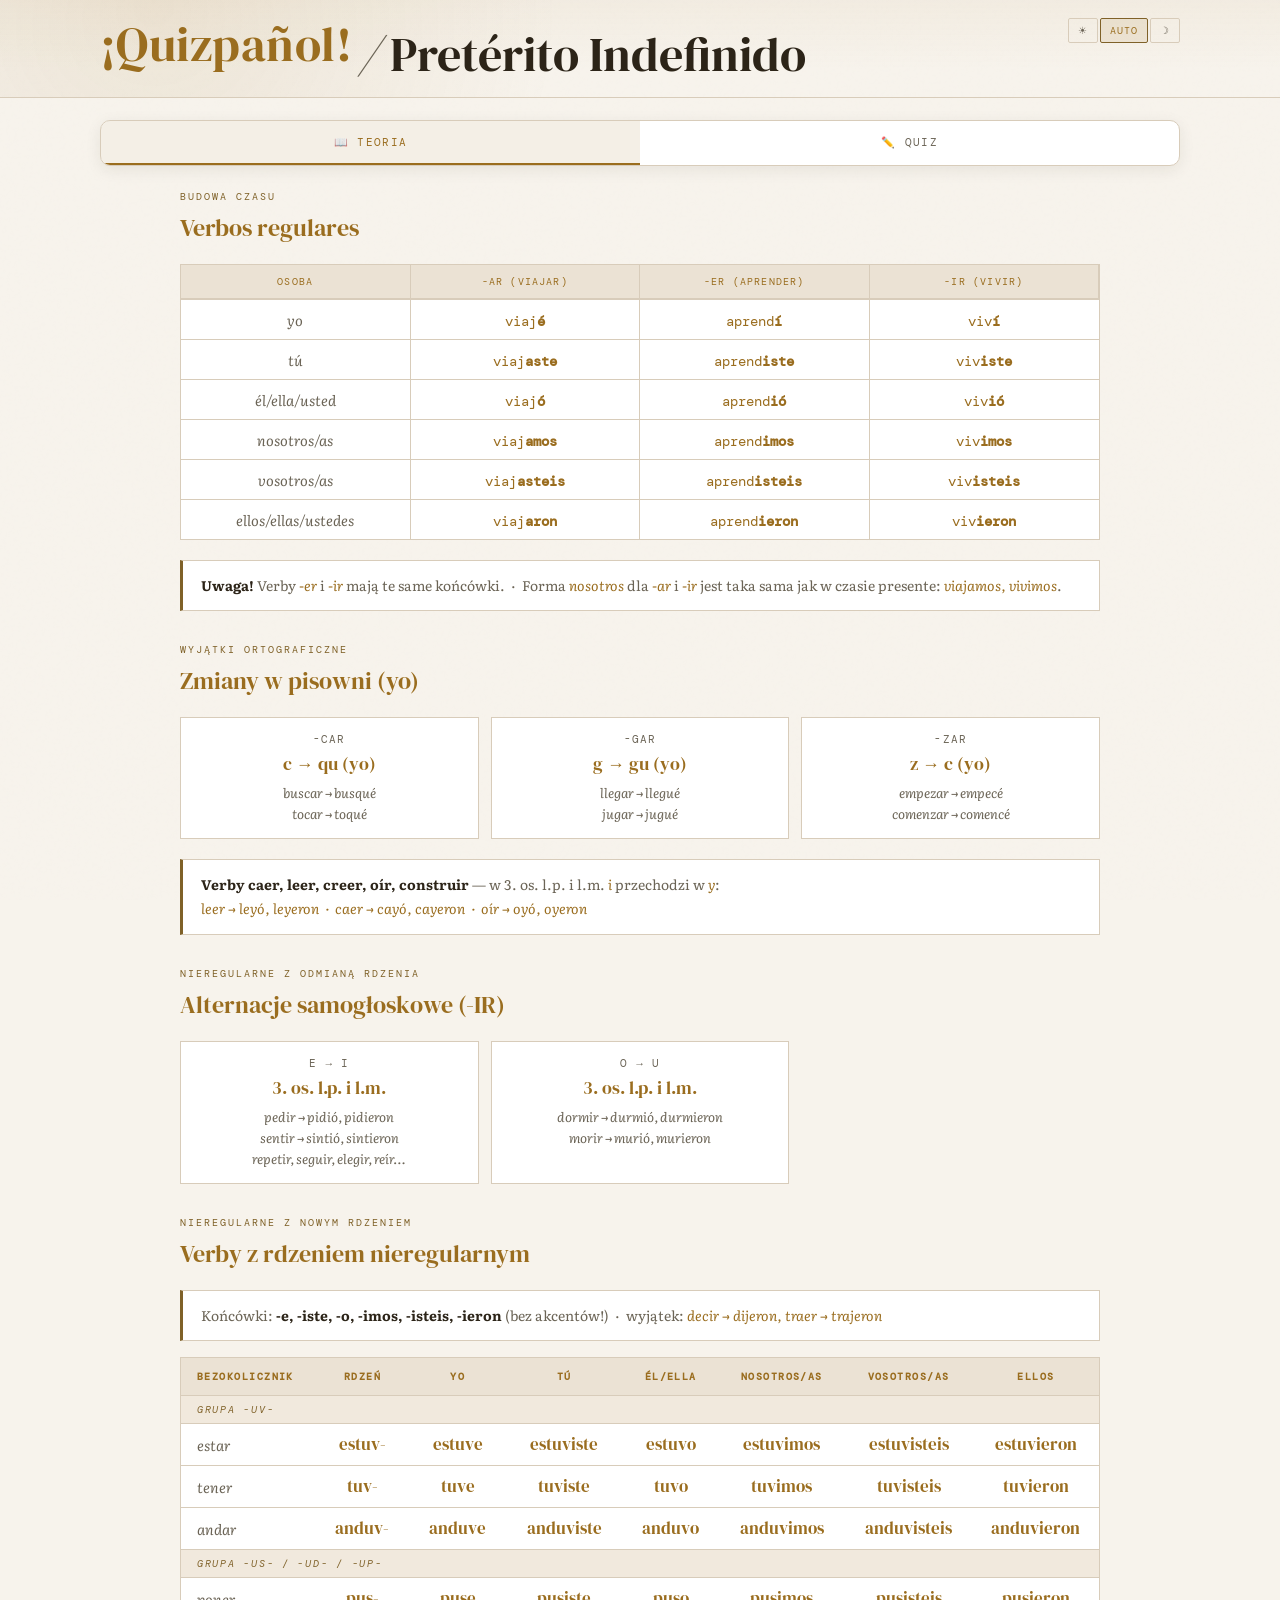
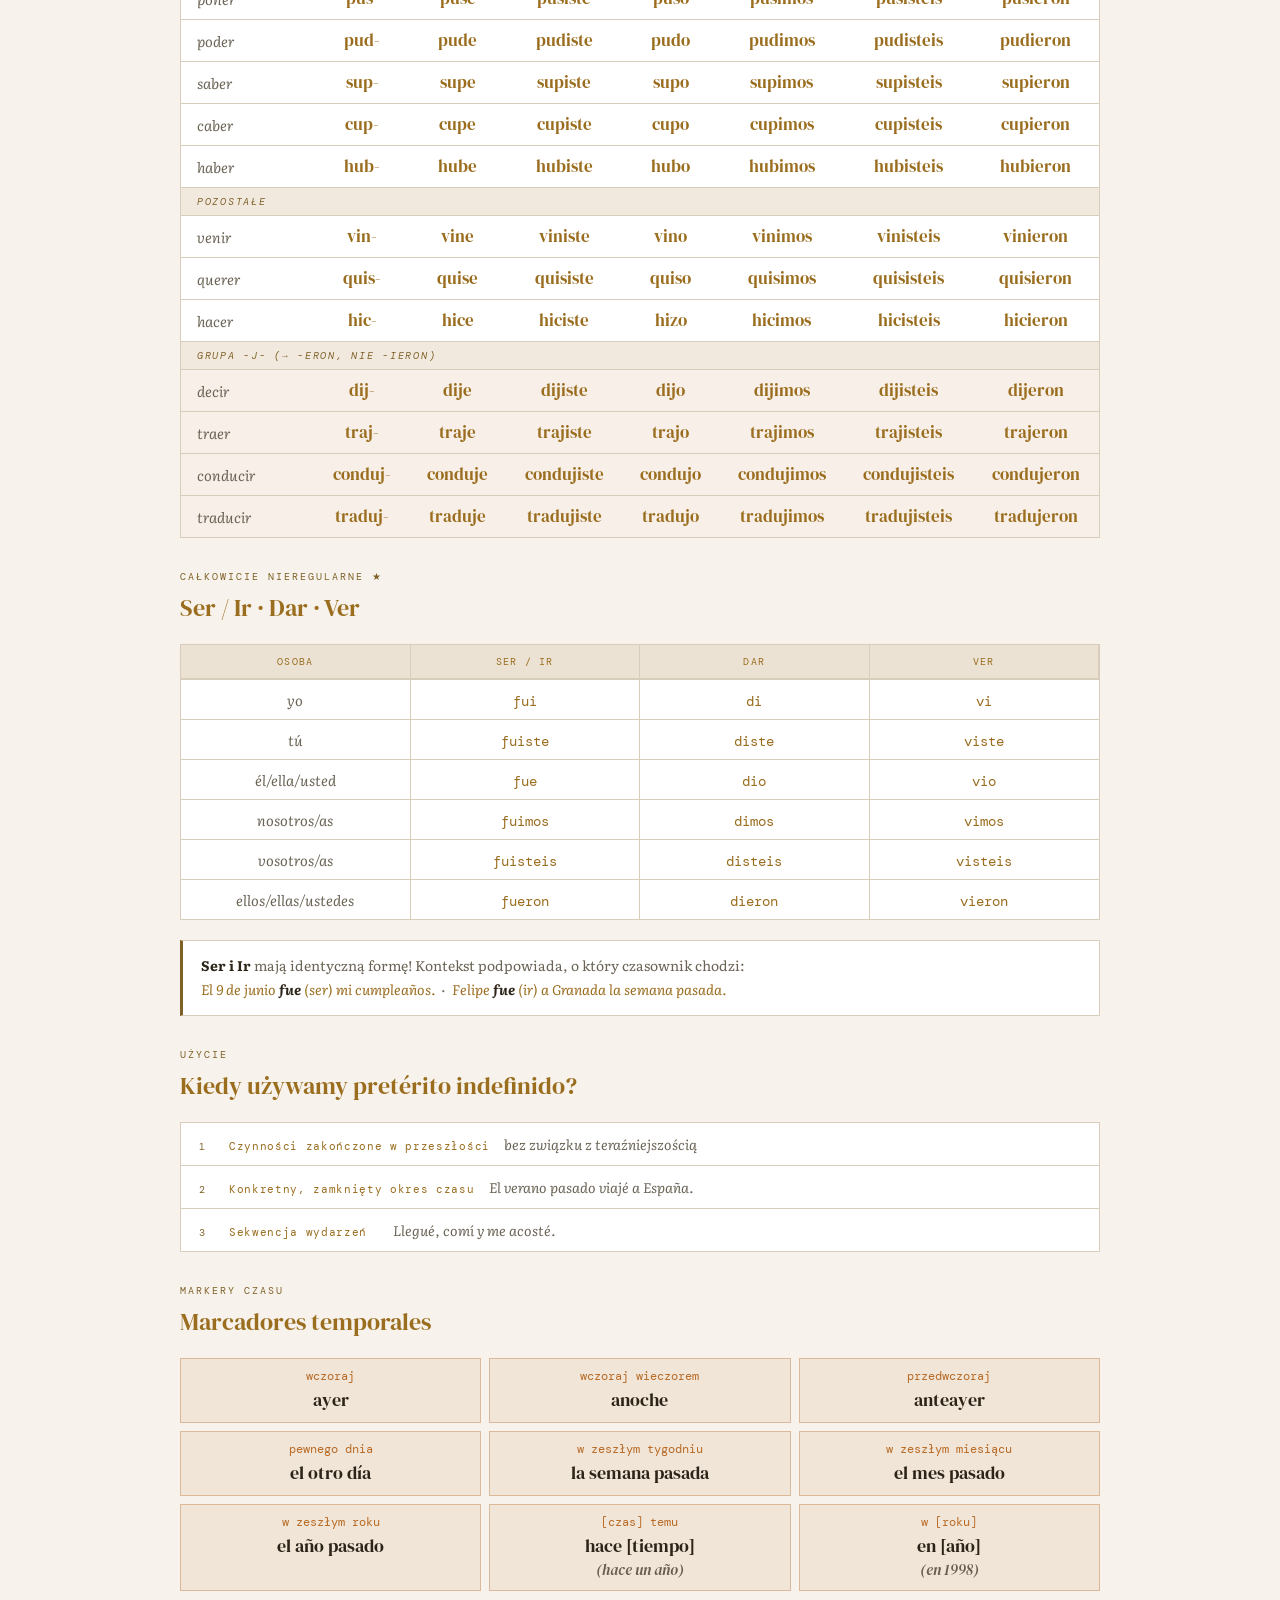
<file: lessons/3-preterito-indefinido.html>
<!DOCTYPE html>
<html lang="es">
<head>
<meta charset="UTF-8">
<meta name="viewport" content="width=device-width, initial-scale=1.0">
<title>¡Quizpañol! · Pretérito Indefinido</title>
<link rel="stylesheet" href="../shared/styles/main.css">
<script src="../shared/theme-init.js"></script>
</head>
<body>

<header class="global-header" data-home-href="../index.html" data-breadcrumb="Pretérito Indefinido"></header>
<script src="../shared/header.js"></script>

<main class="lesson-main">
<nav class="tabs" aria-label="Widoki lekcji">
  <button class="tab active" onclick="showTab('theory', this)">📖 Teoria</button>
  <button class="tab" onclick="showTab('quiz', this)">✏️ Quiz</button>
</nav>

<!-- Section: theory -->
<div class="section active" id="tab-theory">
<div class="theory-wrap">

  <div class="t-label">Budowa czasu</div>
  <h2>Verbos regulares</h2>

  <div class="conj-grid" style="grid-template-columns: repeat(4, 1fr);">
    <div class="conj-head">Osoba</div>
    <div class="conj-head">-AR (viajar)</div>
    <div class="conj-head">-ER (aprender)</div>
    <div class="conj-head">-IR (vivir)</div>

    <div class="conj-cell"><span class="pronoun">yo</span></div>
    <div class="conj-cell"><span class="haber">viaj<strong>é</strong></span></div>
    <div class="conj-cell"><span class="haber">aprend<strong>í</strong></span></div>
    <div class="conj-cell"><span class="haber">viv<strong>í</strong></span></div>

    <div class="conj-cell"><span class="pronoun">tú</span></div>
    <div class="conj-cell"><span class="haber">viaj<strong>aste</strong></span></div>
    <div class="conj-cell"><span class="haber">aprend<strong>iste</strong></span></div>
    <div class="conj-cell"><span class="haber">viv<strong>iste</strong></span></div>

    <div class="conj-cell"><span class="pronoun">él/ella/usted</span></div>
    <div class="conj-cell"><span class="haber">viaj<strong>ó</strong></span></div>
    <div class="conj-cell"><span class="haber">aprend<strong>ió</strong></span></div>
    <div class="conj-cell"><span class="haber">viv<strong>ió</strong></span></div>

    <div class="conj-cell"><span class="pronoun">nosotros/as</span></div>
    <div class="conj-cell"><span class="haber">viaj<strong>amos</strong></span></div>
    <div class="conj-cell"><span class="haber">aprend<strong>imos</strong></span></div>
    <div class="conj-cell"><span class="haber">viv<strong>imos</strong></span></div>

    <div class="conj-cell"><span class="pronoun">vosotros/as</span></div>
    <div class="conj-cell"><span class="haber">viaj<strong>asteis</strong></span></div>
    <div class="conj-cell"><span class="haber">aprend<strong>isteis</strong></span></div>
    <div class="conj-cell"><span class="haber">viv<strong>isteis</strong></span></div>

    <div class="conj-cell"><span class="pronoun">ellos/ellas/ustedes</span></div>
    <div class="conj-cell"><span class="haber">viaj<strong>aron</strong></span></div>
    <div class="conj-cell"><span class="haber">aprend<strong>ieron</strong></span></div>
    <div class="conj-cell"><span class="haber">viv<strong>ieron</strong></span></div>
  </div>

  <div class="note">
    <strong>Uwaga!</strong> Verby <em>-er</em> i <em>-ir</em> mają te same końcówki. &nbsp;·&nbsp;
    Forma <em>nosotros</em> dla <em>-ar</em> i <em>-ir</em> jest taka sama jak w czasie presente: <em>viajamos, vivimos</em>.
  </div>

  <div class="t-label mt-lg">Wyjątki ortograficzne</div>
  <h2>Zmiany w pisowni (yo)</h2>

  <div class="part-grid">
    <div class="part-card">
      <div class="ending">-car</div>
      <div class="rule-arrow">c → qu (yo)</div>
      <div class="example">buscar → <em>busqué</em><br>tocar → <em>toqué</em></div>
    </div>
    <div class="part-card">
      <div class="ending">-gar</div>
      <div class="rule-arrow">g → gu (yo)</div>
      <div class="example">llegar → <em>llegué</em><br>jugar → <em>jugué</em></div>
    </div>
    <div class="part-card">
      <div class="ending">-zar</div>
      <div class="rule-arrow">z → c (yo)</div>
      <div class="example">empezar → <em>empecé</em><br>comenzar → <em>comencé</em></div>
    </div>
  </div>

  <div class="note">
    <strong>Verby caer, leer, creer, oír, construir</strong> — w 3. os. l.p. i l.m. <em>i</em> przechodzi w <em>y</em>:<br>
    <em>leer → leyó, leyeron &nbsp;·&nbsp; caer → cayó, cayeron &nbsp;·&nbsp; oír → oyó, oyeron</em>
  </div>

  <div class="t-label mt-lg">Nieregularne z odmianą rdzenia</div>
  <h2>Alternacje samogłoskowe (-IR)</h2>

  <div class="part-grid">
    <div class="part-card">
      <div class="ending">e → i</div>
      <div class="rule-arrow">3. os. l.p. i l.m.</div>
      <div class="example">pedir → <em>pidió, pidieron</em><br>sentir → <em>sintió, sintieron</em><br>repetir, seguir, elegir, reír…</div>
    </div>
    <div class="part-card">
      <div class="ending">o → u</div>
      <div class="rule-arrow">3. os. l.p. i l.m.</div>
      <div class="example">dormir → <em>durmió, durmieron</em><br>morir → <em>murió, murieron</em></div>
    </div>
  </div>

  <div class="t-label mt-lg">Nieregularne z nowym rdzeniem</div>
  <h2>Verby z rdzeniem nieregularnym</h2>

  <div class="note" style="margin-bottom:16px">
    Końcówki: <strong>-e, -iste, -o, -imos, -isteis, -ieron</strong> (bez akcentów!) &nbsp;·&nbsp; wyjątek: <em>decir → dijeron, traer → trajeron</em>
  </div>

  <div class="table-scroll">
  <table class="main-table">
    <thead>
      <tr>
        <th>Bezokolicznik</th>
        <th>Rdzeń</th>
        <th>yo</th>
        <th>tú</th>
        <th>él/ella</th>
        <th>nosotros/as</th>
        <th>vosotros/as</th>
        <th>ellos</th>
      </tr>
    </thead>
    <tbody>
      <tr class="section-row"><td colspan="8">Grupa -uv-</td></tr>
      <tr><td>estar</td><td>estuv-</td><td>estuve</td><td>estuviste</td><td>estuvo</td><td>estuvimos</td><td>estuvisteis</td><td>estuvieron</td></tr>
      <tr><td>tener</td><td>tuv-</td><td>tuve</td><td>tuviste</td><td>tuvo</td><td>tuvimos</td><td>tuvisteis</td><td>tuvieron</td></tr>
      <tr><td>andar</td><td>anduv-</td><td>anduve</td><td>anduviste</td><td>anduvo</td><td>anduvimos</td><td>anduvisteis</td><td>anduvieron</td></tr>
      <tr class="section-row"><td colspan="8">Grupa -us- / -ud- / -up-</td></tr>
      <tr><td>poner</td><td>pus-</td><td>puse</td><td>pusiste</td><td>puso</td><td>pusimos</td><td>pusisteis</td><td>pusieron</td></tr>
      <tr><td>poder</td><td>pud-</td><td>pude</td><td>pudiste</td><td>pudo</td><td>pudimos</td><td>pudisteis</td><td>pudieron</td></tr>
      <tr><td>saber</td><td>sup-</td><td>supe</td><td>supiste</td><td>supo</td><td>supimos</td><td>supisteis</td><td>supieron</td></tr>
      <tr><td>caber</td><td>cup-</td><td>cupe</td><td>cupiste</td><td>cupo</td><td>cupimos</td><td>cupisteis</td><td>cupieron</td></tr>
      <tr><td>haber</td><td>hub-</td><td>hube</td><td>hubiste</td><td>hubo</td><td>hubimos</td><td>hubisteis</td><td>hubieron</td></tr>
      <tr class="section-row"><td colspan="8">Pozostałe</td></tr>
      <tr><td>venir</td><td>vin-</td><td>vine</td><td>viniste</td><td>vino</td><td>vinimos</td><td>vinisteis</td><td>vinieron</td></tr>
      <tr><td>querer</td><td>quis-</td><td>quise</td><td>quisiste</td><td>quiso</td><td>quisimos</td><td>quisisteis</td><td>quisieron</td></tr>
      <tr><td>hacer</td><td>hic-</td><td>hice</td><td>hiciste</td><td>hizo</td><td>hicimos</td><td>hicisteis</td><td>hicieron</td></tr>
      <tr class="section-row"><td colspan="8">Grupa -j- (→ -eron, nie -ieron)</td></tr>
      <tr class="irreg"><td>decir</td><td>dij-</td><td>dije</td><td>dijiste</td><td>dijo</td><td>dijimos</td><td>dijisteis</td><td>dijeron</td></tr>
      <tr class="irreg"><td>traer</td><td>traj-</td><td>traje</td><td>trajiste</td><td>trajo</td><td>trajimos</td><td>trajisteis</td><td>trajeron</td></tr>
      <tr class="irreg"><td>conducir</td><td>conduj-</td><td>conduje</td><td>condujiste</td><td>condujo</td><td>condujimos</td><td>condujisteis</td><td>condujeron</td></tr>
      <tr class="irreg"><td>traducir</td><td>traduj-</td><td>traduje</td><td>tradujiste</td><td>tradujo</td><td>tradujimos</td><td>tradujisteis</td><td>tradujeron</td></tr>
    </tbody>
  </table>
  </div>

  <div class="t-label mt-lg">Całkowicie nieregularne ★</div>
  <h2>Ser / Ir · Dar · Ver</h2>

  <div class="conj-grid" style="grid-template-columns: repeat(4, 1fr);">
    <div class="conj-head">Osoba</div>
    <div class="conj-head">ser / ir</div>
    <div class="conj-head">dar</div>
    <div class="conj-head">ver</div>

    <div class="conj-cell"><span class="pronoun">yo</span></div>
    <div class="conj-cell"><span class="haber">fui</span></div>
    <div class="conj-cell"><span class="haber">di</span></div>
    <div class="conj-cell"><span class="haber">vi</span></div>

    <div class="conj-cell"><span class="pronoun">tú</span></div>
    <div class="conj-cell"><span class="haber">fuiste</span></div>
    <div class="conj-cell"><span class="haber">diste</span></div>
    <div class="conj-cell"><span class="haber">viste</span></div>

    <div class="conj-cell"><span class="pronoun">él/ella/usted</span></div>
    <div class="conj-cell"><span class="haber">fue</span></div>
    <div class="conj-cell"><span class="haber">dio</span></div>
    <div class="conj-cell"><span class="haber">vio</span></div>

    <div class="conj-cell"><span class="pronoun">nosotros/as</span></div>
    <div class="conj-cell"><span class="haber">fuimos</span></div>
    <div class="conj-cell"><span class="haber">dimos</span></div>
    <div class="conj-cell"><span class="haber">vimos</span></div>

    <div class="conj-cell"><span class="pronoun">vosotros/as</span></div>
    <div class="conj-cell"><span class="haber">fuisteis</span></div>
    <div class="conj-cell"><span class="haber">disteis</span></div>
    <div class="conj-cell"><span class="haber">visteis</span></div>

    <div class="conj-cell"><span class="pronoun">ellos/ellas/ustedes</span></div>
    <div class="conj-cell"><span class="haber">fueron</span></div>
    <div class="conj-cell"><span class="haber">dieron</span></div>
    <div class="conj-cell"><span class="haber">vieron</span></div>
  </div>

  <div class="note">
    <strong>Ser i Ir</strong> mają identyczną formę! Kontekst podpowiada, o który czasownik chodzi:<br>
    <em>El 9 de junio <strong>fue</strong> (ser) mi cumpleaños.</em> &nbsp;·&nbsp; <em>Felipe <strong>fue</strong> (ir) a Granada la semana pasada.</em>
  </div>

  <div class="t-label mt-lg">Użycie</div>
  <h2>Kiedy używamy pretérito indefinido?</h2>

  <div class="func-list">
    <div class="func-item">
      <span class="func-num">1</span>
      <span class="func-name">Czynności zakończone w przeszłości</span>
      <span class="func-ex">bez związku z teraźniejszością</span>
    </div>
    <div class="func-item">
      <span class="func-num">2</span>
      <span class="func-name">Konkretny, zamknięty okres czasu</span>
      <span class="func-ex">El verano pasado viajé a España.</span>
    </div>
    <div class="func-item">
      <span class="func-num">3</span>
      <span class="func-name">Sekwencja wydarzeń</span>
      <span class="func-ex">Llegué, comí y me acosté.</span>
    </div>
  </div>

  <div class="t-label mt-lg">Markery czasu</div>
  <h2>Marcadores temporales</h2>

  <div class="irreg-grid">
    <div class="irreg-item"><div class="irreg-inf">wczoraj</div><div class="irreg-part">ayer</div></div>
    <div class="irreg-item"><div class="irreg-inf">wczoraj wieczorem</div><div class="irreg-part">anoche</div></div>
    <div class="irreg-item"><div class="irreg-inf">przedwczoraj</div><div class="irreg-part">anteayer</div></div>
    <div class="irreg-item"><div class="irreg-inf">pewnego dnia</div><div class="irreg-part">el otro día</div></div>
    <div class="irreg-item"><div class="irreg-inf">w zeszłym tygodniu</div><div class="irreg-part">la semana pasada</div></div>
    <div class="irreg-item"><div class="irreg-inf">w zeszłym miesiącu</div><div class="irreg-part">el mes pasado</div></div>
    <div class="irreg-item"><div class="irreg-inf">w zeszłym roku</div><div class="irreg-part">el año pasado</div></div>
    <div class="irreg-item"><div class="irreg-inf">[czas] temu</div><div class="irreg-part">hace [tiempo] <span class="ex-dim">(hace un año)</span></div></div>
    <div class="irreg-item"><div class="irreg-inf">w [roku]</div><div class="irreg-part">en [año] <span class="ex-dim">(en 1998)</span></div></div>
  </div>

</div>
</div>

<!-- Section: quiz -->
<div class="section" id="tab-quiz">
<div class="quiz-wrap">

  <div class="filter-rows">
    <div>
      <div class="filter-row-label">Tryb</div>
      <div class="mode-row" id="row-mode">
        <button class="mode-btn active" onclick="setQMode('all', event)">Wszystkie</button>
        <button class="mode-btn" onclick="setQMode('regularne', event)">Regularne</button>
        <button class="mode-btn" onclick="setQMode('nieregularne', event)">Nieregularne</button>
        <button class="mode-btn" onclick="setQMode('zdanie', event)">Zdania</button>
      </div>
    </div>
    <div id="filter-osoba-wrap" style="display:none">
      <div class="filter-row-label">Osoba</div>
      <div class="mode-row" id="row-osoba">
        <button class="mode-btn active" onclick="setOsobaFilter('all', event)">Wszystkie</button>
        <button class="mode-btn" onclick="setOsobaFilter('yo', event)">yo</button>
        <button class="mode-btn" onclick="setOsobaFilter('tú', event)">tú</button>
        <button class="mode-btn" onclick="setOsobaFilter('él/ella/usted', event)">él/ella/ud.</button>
        <button class="mode-btn" onclick="setOsobaFilter('nosotros', event)">nosotros</button>
        <button class="mode-btn" onclick="setOsobaFilter('vosotros', event)">vosotros</button>
        <button class="mode-btn" onclick="setOsobaFilter('ellos/ellas/ustedes', event)">ellos/uds.</button>
      </div>
    </div>
  </div>

  <div class="progress-row">
    <div class="progress-bar"><div class="progress-fill" id="progressFill"></div></div>
    <div class="progress-text" id="progressText">0 / 0</div>
  </div>

  <div id="quizArea"></div>

</div>
</div>

</main>

<script src="../shared/quiz.js"></script>
<script>
// ─── DATA ────────────────────────────────────────────────────────────────────

// Regular verbs: [infinitive, yo, tú, él, nosotros, vosotros, ellos]
const REGULAR_VERBS = [
  ["hablar",   "hablé",    "hablaste",   "habló",    "hablamos",   "hablasteis",   "hablaron"],
  ["viajar",   "viajé",    "viajaste",   "viajó",    "viajamos",   "viajasteis",   "viajaron"],
  ["trabajar", "trabajé",  "trabajaste", "trabajó",  "trabajamos", "trabajasteis", "trabajaron"],
  ["comprar",  "compré",   "compraste",  "compró",   "compramos",  "comprasteis",  "compraron"],
  ["llegar",   "llegué",   "llegaste",   "llegó",    "llegamos",   "llegasteis",   "llegaron"],
  ["empezar",  "empecé",   "empezaste",  "empezó",   "empezamos",  "empezasteis",  "empezaron"],
  ["buscar",   "busqué",   "buscaste",   "buscó",    "buscamos",   "buscasteis",   "buscaron"],
  ["comer",    "comí",     "comiste",    "comió",    "comimos",    "comisteis",    "comieron"],
  ["beber",    "bebí",     "bebiste",    "bebió",    "bebimos",    "bebisteis",    "bebieron"],
  ["aprender", "aprendí",  "aprendiste", "aprendió", "aprendimos", "aprendisteis", "aprendieron"],
  ["vivir",    "viví",     "viviste",    "vivió",    "vivimos",    "vivisteis",    "vivieron"],
  ["salir",    "salí",     "saliste",    "salió",    "salimos",    "salisteis",    "salieron"],
  ["escribir", "escribí",  "escribiste", "escribió", "escribimos", "escribisteis", "escribieron"],
  ["abrir",    "abrí",     "abriste",    "abrió",    "abrimos",    "abristeis",    "abrieron"],
];

// Irregular verbs: [infinitive, yo, tú, él, nosotros, vosotros, ellos]
const IRREG_VERBS = [
  ["ser",       "fui",      "fuiste",    "fue",      "fuimos",     "fuisteis",    "fueron"],
  ["ir",        "fui",      "fuiste",    "fue",      "fuimos",     "fuisteis",    "fueron"],
  ["dar",       "di",       "diste",     "dio",      "dimos",      "disteis",     "dieron"],
  ["ver",       "vi",       "viste",     "vio",      "vimos",      "visteis",     "vieron"],
  ["estar",     "estuve",   "estuviste", "estuvo",   "estuvimos",  "estuvisteis", "estuvieron"],
  ["tener",     "tuve",     "tuviste",   "tuvo",     "tuvimos",    "tuvisteis",   "tuvieron"],
  ["andar",     "anduve",   "anduviste", "anduvo",   "anduvimos",  "anduvisteis", "anduvieron"],
  ["poner",     "puse",     "pusiste",   "puso",     "pusimos",    "pusisteis",   "pusieron"],
  ["poder",     "pude",     "pudiste",   "pudo",     "pudimos",    "pudisteis",   "pudieron"],
  ["saber",     "supe",     "supiste",   "supo",     "supimos",    "supisteis",   "supieron"],
  ["venir",     "vine",     "viniste",   "vino",     "vinimos",    "vinisteis",   "vinieron"],
  ["querer",    "quise",    "quisiste",  "quiso",    "quisimos",   "quisisteis",  "quisieron"],
  ["hacer",     "hice",     "hiciste",   "hizo",     "hicimos",    "hicisteis",   "hicieron"],
  ["decir",     "dije",     "dijiste",   "dijo",     "dijimos",    "dijisteis",   "dijeron"],
  ["traer",     "traje",    "trajiste",  "trajo",    "trajimos",   "trajisteis",  "trajeron"],
  ["conducir",  "conduje",  "condujiste","condujo",  "condujimos", "condujisteis","condujeron"],
];

// Sentences to complete
const ZDANIA = [
  ["Ayer mis padres ___ (ir) a la ópera.", "fueron"],
  ["El año pasado nosotros no ___ (poder) ir de vacaciones.", "pudimos"],
  ["En 1998, Ana ___ (tener) su primer hijo.", "tuvo"],
  ["¿Dónde ___ (poner, tú) el diccionario?", "pusiste"],
  ["El domingo ___ (andar, yo) diez horas.", "anduve"],
  ["Mi boda ___ (ser) hace tres años.", "fue"],
  ["Es mentira. Julián no ___ (decir) eso.", "dijo"],
  ["Mis abuelos ___ (llegar) ayer de vacaciones.", "llegaron"],
  ["___ (Ir, nosotros) a León en coche.", "Fuimos"],
  ["¿Por qué no ___ (traer, tú) la ropa?", "trajiste"],
  ["La policía ___ (detener) al ladrón.", "detuvo"],
  ["El jueves pasado nosotros ___ (estar) en la oficina.", "estuvimos"],
  ["Pablo Picasso ___ (nacer) en Málaga.", "nació"],
  ["Hace un rato ___ (llamar, yo) a tu casa.", "llamé"],
  ["¿Cuándo ___ (hablar, vosotros) con Pedro?", "hablasteis"],
  ["Anoche ___ (esperar, nosotros) a Lucas dos horas.", "esperamos"],
  ["Laura y Pedro ___ (volver) a Madrid el año pasado.", "volvieron"],
  ["Paco ___ (vender) su barco hace una semana.", "vendió"],
];

const PEOPLE    = ["yo", "tú", "él/ella/usted", "nosotros", "vosotros", "ellos/ellas/ustedes"];
const COL_IDX   = [1, 2, 3, 4, 5, 6];

let qMode = 'all', osobaFilter = 'all';

// ─── BUILD CARDS ─────────────────────────────────────────────────────────────

function buildCards() {
  const list = [];

  // Regular conjugation
  if (qMode === 'all' || qMode === 'regularne') {
    REGULAR_VERBS.forEach(v => {
      PEOPLE.forEach((p, i) => {
        if (osobaFilter !== 'all' && osobaFilter !== p) return;
        list.push({
          prompt: `Odmień w pretérito indefinido:<br><strong>${v[0]}</strong> — ${p}`,
          answer: v[COL_IDX[i]],
          hint: 'Pretérito indefinido · regular'
        });
      });
    });
  }

  // Irregular conjugation
  if (qMode === 'all' || qMode === 'nieregularne') {
    IRREG_VERBS.forEach(v => {
      PEOPLE.forEach((p, i) => {
        if (osobaFilter !== 'all' && osobaFilter !== p) return;
        list.push({
          prompt: `Odmień w pretérito indefinido:<br><strong>${v[0]}</strong> — ${p}`,
          answer: v[COL_IDX[i]],
          hint: 'Pretérito indefinido · nieregularny'
        });
      });
    });
  }

  // Sentences
  if (qMode === 'all' || qMode === 'zdanie') {
    ZDANIA.forEach(([sent, ans]) =>
      list.push({
        prompt: sent.replace('___', '<span style="color:var(--gold)">___</span>'),
        answer: ans,
        hint: 'Pretérito indefinido · uzupełnij formę'
      })
    );
  }

  return shuffleArray(list);
}

function updateFilterRows() {
  const showOsoba = (qMode === 'regularne' || qMode === 'nieregularne' || qMode === 'all');
  document.getElementById('filter-osoba-wrap').style.display = showOsoba ? 'block' : 'none';
}

function setQMode(m, e) {
  qMode = m;
  osobaFilter = 'all';
  document.querySelectorAll('#row-mode .mode-btn').forEach(b => b.classList.remove('active'));
  e.target.classList.add('active');
  document.querySelectorAll('#row-osoba .mode-btn').forEach((b, i) => b.classList.toggle('active', i === 0));
  updateFilterRows();
  startQuiz();
}

function setOsobaFilter(o, e) {
  osobaFilter = o;
  document.querySelectorAll('#row-osoba .mode-btn').forEach(b => b.classList.remove('active'));
  e.target.classList.add('active');
  startQuiz();
}

// ─── INIT ────────────────────────────────────────────────────────────────────

initQuizEngine({
  buildCards,
  punctuationChars: '[¡!¿?]',
  skipLabel: 'Odpowiedź',
  scoreMessages: {
    perfect: '¡Perfecto! Niesamowite!',
    great: 'Świetnie! Prawie bezbłędnie.',
    ok: 'Dobrze, ale warto jeszcze poćwiczyć!',
    bad: 'Jeszcze raz! Ćwiczenie czyni mistrza.'
  }
});

startQuiz();
</script>
</body>
</html>
</file>
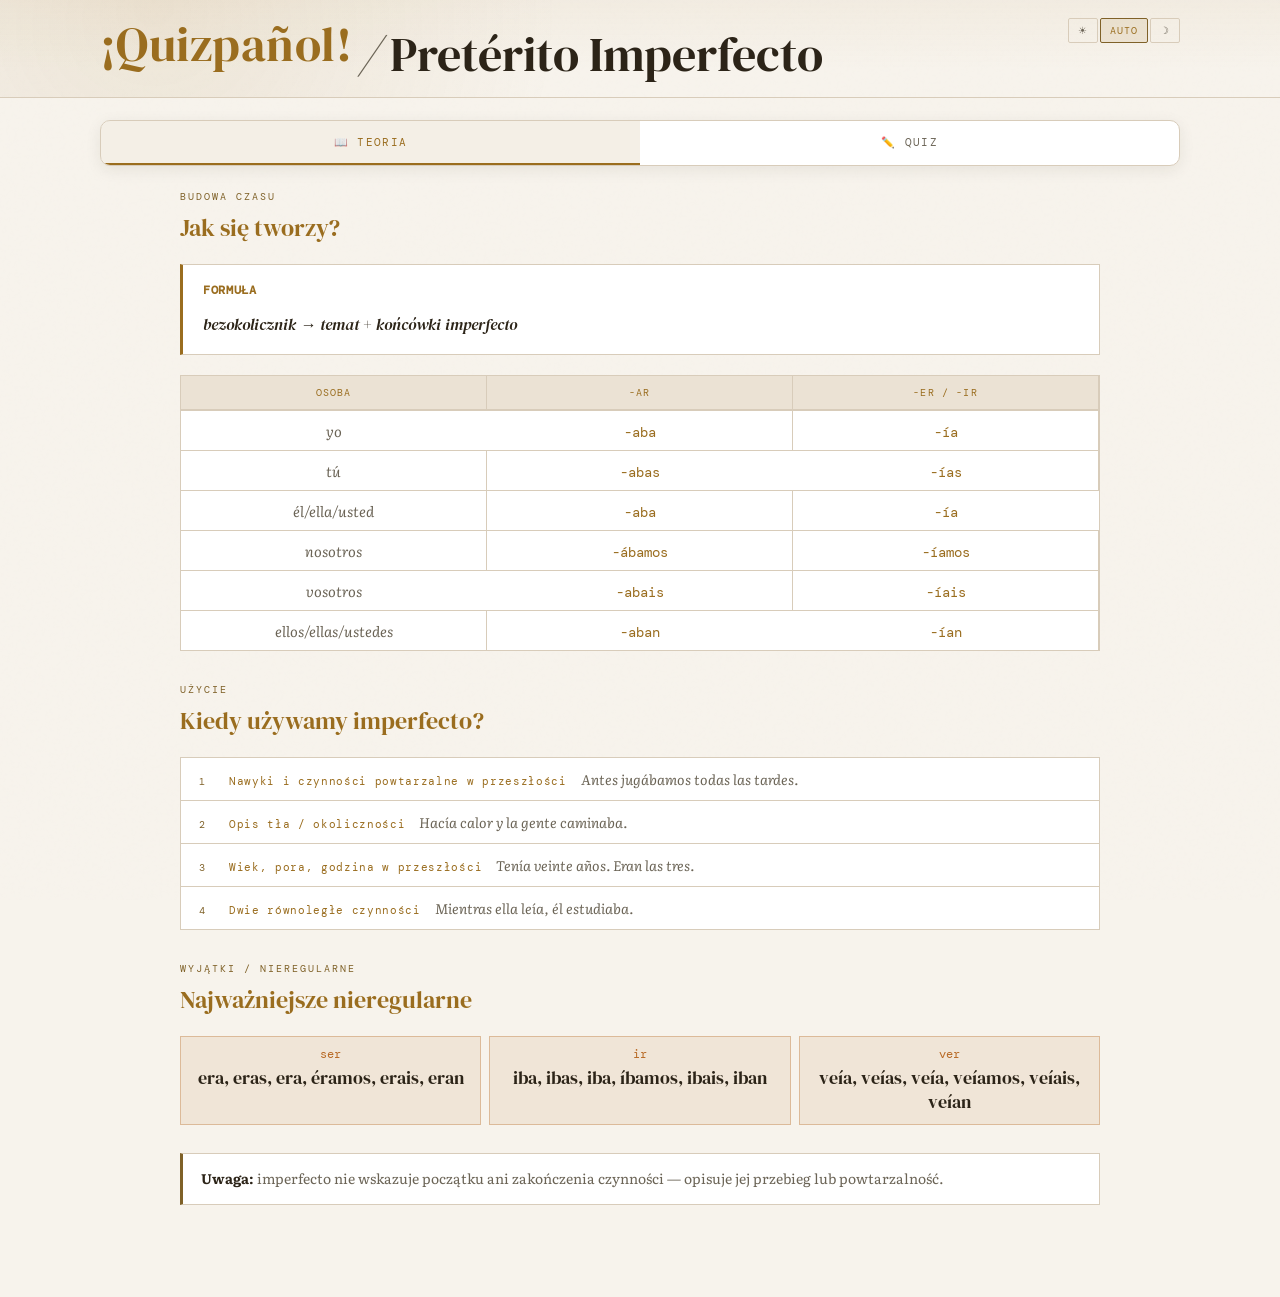
<file: lessons/4-preterito-imperfecto.html>
<!DOCTYPE html>
<html lang="es">
<head>
<meta charset="UTF-8">
<meta name="viewport" content="width=device-width, initial-scale=1.0">
<title>¡Quizpañol! · Pretérito Imperfecto</title>
<link rel="stylesheet" href="../shared/styles/main.css">
<script src="../shared/theme-init.js"></script>
</head>
<body>

<header class="global-header" data-home-href="../index.html" data-breadcrumb="Pretérito Imperfecto"></header>
<script src="../shared/header.js"></script>

<main class="lesson-main">
<nav class="tabs" aria-label="Widoki lekcji">
  <button class="tab active" onclick="showTab('theory', this)">📖 Teoria</button>
  <button class="tab" onclick="showTab('quiz', this)">✏️ Quiz</button>
</nav>

<!-- Section: theory -->
<div class="section active" id="tab-theory">
<div class="theory-wrap">

  <div class="t-label">Budowa czasu</div>
  <h2>Jak się tworzy?</h2>

  <div class="info-box">
    <strong>Formuła</strong>
    <em>bezokolicznik → temat + końcówki imperfecto</em>
  </div>

  <div class="conj-grid" style="grid-template-columns: repeat(3, 1fr);">
    <div class="conj-head">Osoba</div>
    <div class="conj-head">-AR</div>
    <div class="conj-head">-ER / -IR</div>

    <div class="conj-cell"><span class="pronoun">yo</span></div>
    <div class="conj-cell"><span class="haber">-aba</span></div>
    <div class="conj-cell"><span class="haber">-ía</span></div>

    <div class="conj-cell"><span class="pronoun">tú</span></div>
    <div class="conj-cell"><span class="haber">-abas</span></div>
    <div class="conj-cell"><span class="haber">-ías</span></div>

    <div class="conj-cell"><span class="pronoun">él/ella/usted</span></div>
    <div class="conj-cell"><span class="haber">-aba</span></div>
    <div class="conj-cell"><span class="haber">-ía</span></div>

    <div class="conj-cell"><span class="pronoun">nosotros</span></div>
    <div class="conj-cell"><span class="haber">-ábamos</span></div>
    <div class="conj-cell"><span class="haber">-íamos</span></div>

    <div class="conj-cell"><span class="pronoun">vosotros</span></div>
    <div class="conj-cell"><span class="haber">-abais</span></div>
    <div class="conj-cell"><span class="haber">-íais</span></div>

    <div class="conj-cell"><span class="pronoun">ellos/ellas/ustedes</span></div>
    <div class="conj-cell"><span class="haber">-aban</span></div>
    <div class="conj-cell"><span class="haber">-ían</span></div>
  </div>

  <div class="t-label mt-lg">Użycie</div>
  <h2>Kiedy używamy imperfecto?</h2>

  <div class="func-list">
    <div class="func-item">
      <span class="func-num">1</span>
      <span class="func-name">Nawyki i czynności powtarzalne w przeszłości</span>
      <span class="func-ex">Antes jugábamos todas las tardes.</span>
    </div>
    <div class="func-item">
      <span class="func-num">2</span>
      <span class="func-name">Opis tła / okoliczności</span>
      <span class="func-ex">Hacía calor y la gente caminaba.</span>
    </div>
    <div class="func-item">
      <span class="func-num">3</span>
      <span class="func-name">Wiek, pora, godzina w przeszłości</span>
      <span class="func-ex">Tenía veinte años. Eran las tres.</span>
    </div>
    <div class="func-item">
      <span class="func-num">4</span>
      <span class="func-name">Dwie równoległe czynności</span>
      <span class="func-ex">Mientras ella leía, él estudiaba.</span>
    </div>
  </div>

  <div class="t-label mt-lg">Wyjątki / nieregularne</div>
  <h2>Najważniejsze nieregularne</h2>

  <div class="irreg-grid">
    <div class="irreg-item"><div class="irreg-inf">ser</div><div class="irreg-part">era, eras, era, éramos, erais, eran</div></div>
    <div class="irreg-item"><div class="irreg-inf">ir</div><div class="irreg-part">iba, ibas, iba, íbamos, ibais, iban</div></div>
    <div class="irreg-item"><div class="irreg-inf">ver</div><div class="irreg-part">veía, veías, veía, veíamos, veíais, veían</div></div>
  </div>

  <div class="note">
    <strong>Uwaga:</strong> imperfecto nie wskazuje początku ani zakończenia czynności — opisuje jej przebieg lub powtarzalność.
  </div>

</div>
</div>

<!-- Section: quiz -->
<div class="section" id="tab-quiz">
<div class="quiz-wrap">

  <div class="filter-rows">
    <div class="mode-row" id="row-mode">
      <button class="mode-btn active" onclick="setQMode('all', event)">Wszystkie</button>
      <button class="mode-btn" onclick="setQMode('conjugacion', event)">Odmiana</button>
      <button class="mode-btn" onclick="setQMode('zdania', event)">Zdania</button>
    </div>
    <div id="filter-osoba-wrap">
      <div class="filter-row-label">Osoba</div>
      <div class="mode-row" id="row-osoba">
        <button class="mode-btn active" onclick="setOsobaFilter('all', event)">Wszystkie</button>
        <button class="mode-btn" onclick="setOsobaFilter('yo', event)">yo</button>
        <button class="mode-btn" onclick="setOsobaFilter('tú', event)">tú</button>
        <button class="mode-btn" onclick="setOsobaFilter('él/ella/usted', event)">él/ella/ud.</button>
        <button class="mode-btn" onclick="setOsobaFilter('nosotros', event)">nosotros</button>
        <button class="mode-btn" onclick="setOsobaFilter('vosotros', event)">vosotros</button>
        <button class="mode-btn" onclick="setOsobaFilter('ellos/ellas/ustedes', event)">ellos/uds.</button>
      </div>
    </div>
  </div>

  <div class="progress-row">
    <div class="progress-bar"><div class="progress-fill" id="progressFill"></div></div>
    <div class="progress-text" id="progressText">0 / 0</div>
  </div>

  <div id="quizArea"></div>

</div>
</div>

</main>

<script src="../shared/quiz.js"></script>
<script>
// Regular verbs: [infinitive, yo, tú, él, nosotros, vosotros, ellos]
const REG_IMPERFECT = [
  ["hablar","hablaba","hablabas","hablaba","hablábamos","hablabais","hablaban"],
  ["comer","comía","comías","comía","comíamos","comíais","comían"],
  ["vivir","vivía","vivías","vivía","vivíamos","vivíais","vivían"],
  ["jugar","jugaba","jugabas","jugaba","jugábamos","jugabais","jugaban"],
  ["leer","leía","leías","leía","leíamos","leíais","leían"],
];

const IRREG_IMPERF = [
  ["ser","era","eras","era","éramos","erais","eran"],
  ["ir","iba","ibas","iba","íbamos","ibais","iban"],
  ["ver","veía","veías","veía","veíamos","veíais","veían"],
];

const ZDANIA = [
  ["Cuando era niño, siempre ___ (jugar) en la calle.", "jugaba"],
  ["Antes, nosotros ___ (ir) a la playa cada verano.", "íbamos"],
  ["Mientras ella ___ (leer), él cocinaba.", "leía"],
  ["A las ocho ___ (ser) las luces encendidas.", "eran"],
  ["Yo ___ (ver) la tele cada noche.", "veía"],
];

const PEOPLE = ["yo","tú","él/ella/usted","nosotros","vosotros","ellos/ellas/ustedes"];
const COL_IDX = [1,2,3,4,5,6];

let qMode = 'all', osobaFilter = 'all';

function buildCards() {
  const list = [];

  if (qMode === 'all' || qMode === 'conjugacion') {
    REG_IMPERFECT.forEach(v => {
      PEOPLE.forEach((p,i) => {
        if (osobaFilter !== 'all' && osobaFilter !== p) return;
        list.push({ prompt: `Odmień w pretérito imperfecto:<br><strong>${v[0]}</strong> — ${p}`, answer: v[COL_IDX[i]], hint: 'Pretérito imperfecto · odmiana' });
      });
    });
    IRREG_IMPERF.forEach(v => {
      PEOPLE.forEach((p,i) => {
        if (osobaFilter !== 'all' && osobaFilter !== p) return;
        list.push({ prompt: `Odmień w pretérito imperfecto:<br><strong>${v[0]}</strong> — ${p}`, answer: v[COL_IDX[i]], hint: 'Pretérito imperfecto · nieregularne' });
      });
    });
  }

  if (qMode === 'all' || qMode === 'zdania') {
    ZDANIA.forEach(([sent, ans]) => list.push({ prompt: sent.replace('___','<span style="color:var(--gold)">___</span>'), answer: ans, hint: 'Pretérito imperfecto · uzupełnij' }));
  }

  return shuffleArray(list);
}

function setQMode(m, e) {
  qMode = m;
  document.querySelectorAll('#row-mode .mode-btn').forEach(b => b.classList.remove('active'));
  e.target.classList.add('active');
  startQuiz();
}

function setOsobaFilter(o, e) {
  osobaFilter = o;
  document.querySelectorAll('#row-osoba .mode-btn').forEach(b => b.classList.remove('active'));
  e.target.classList.add('active');
  startQuiz();
}

initQuizEngine({ buildCards, punctuationChars: '[¡!¿?]', skipLabel: 'Odpowiedź' });
startQuiz();
</script>
</body>
</html>
</file>
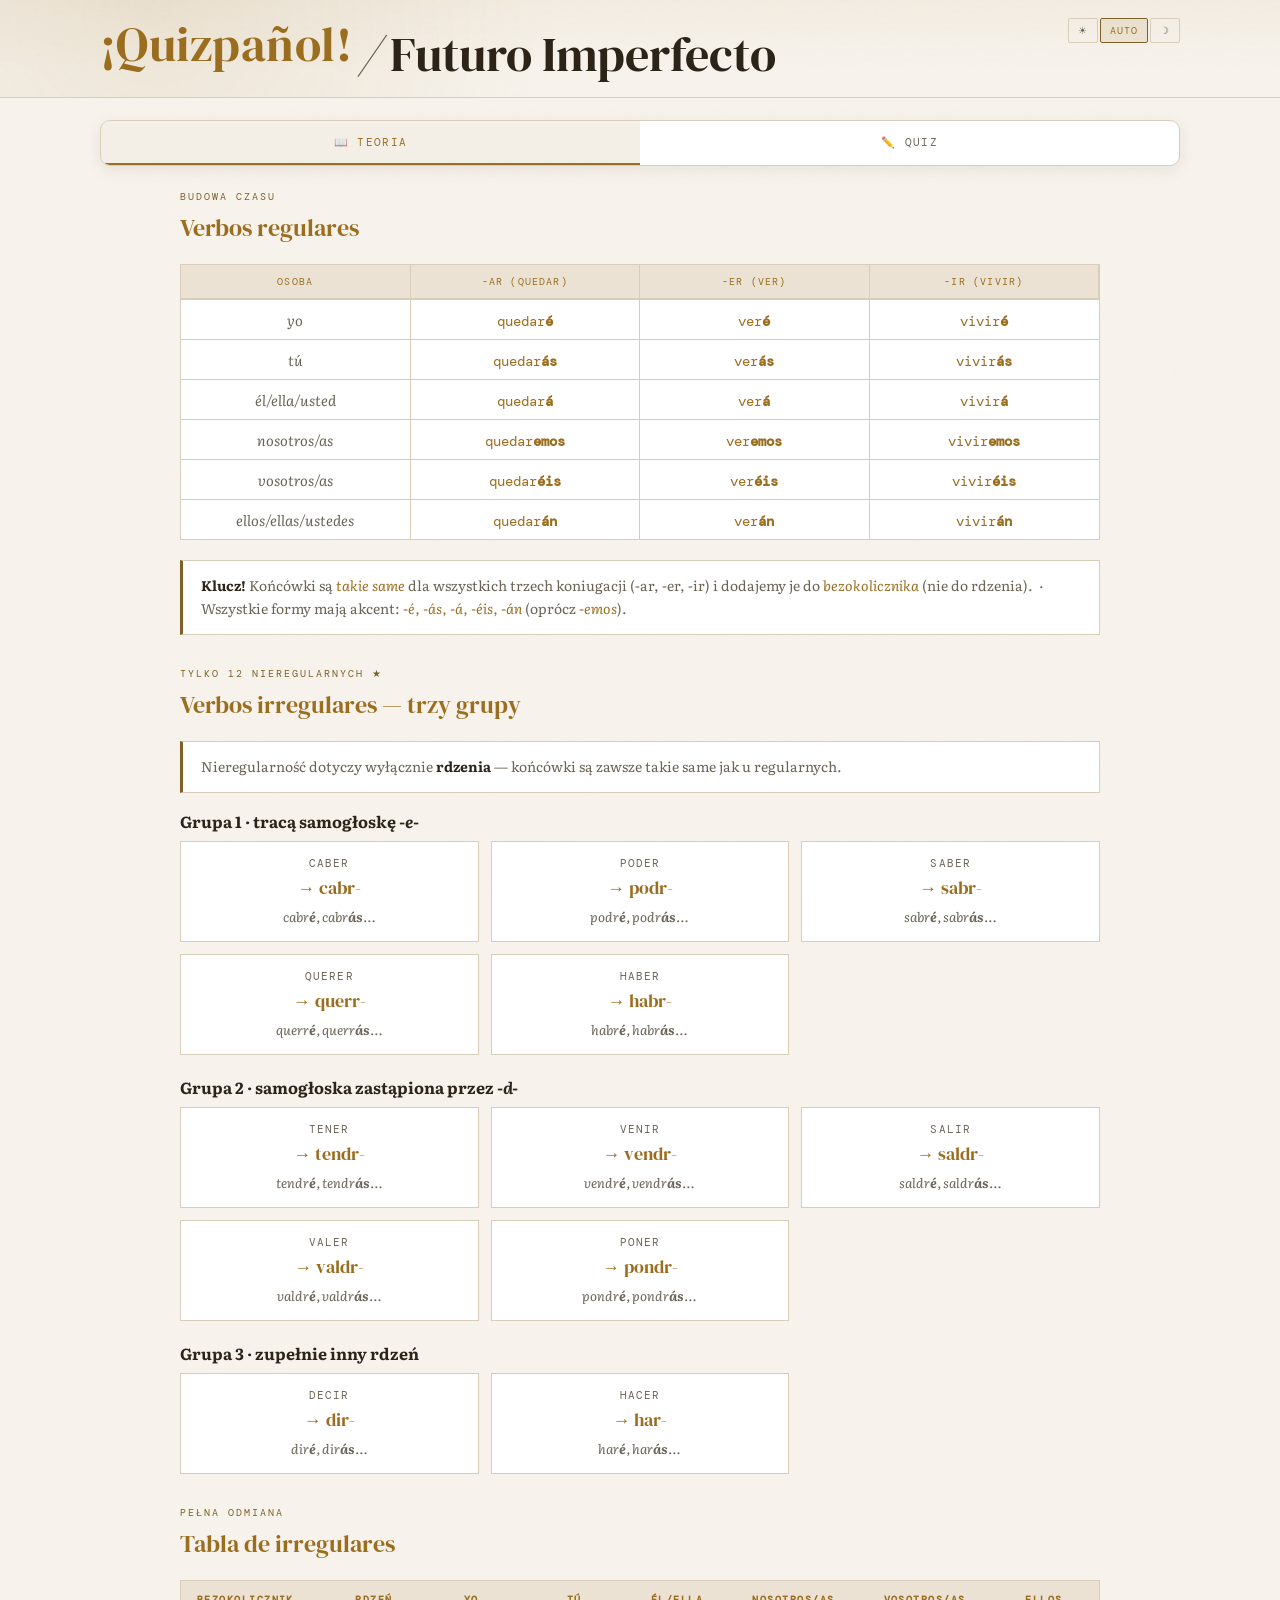
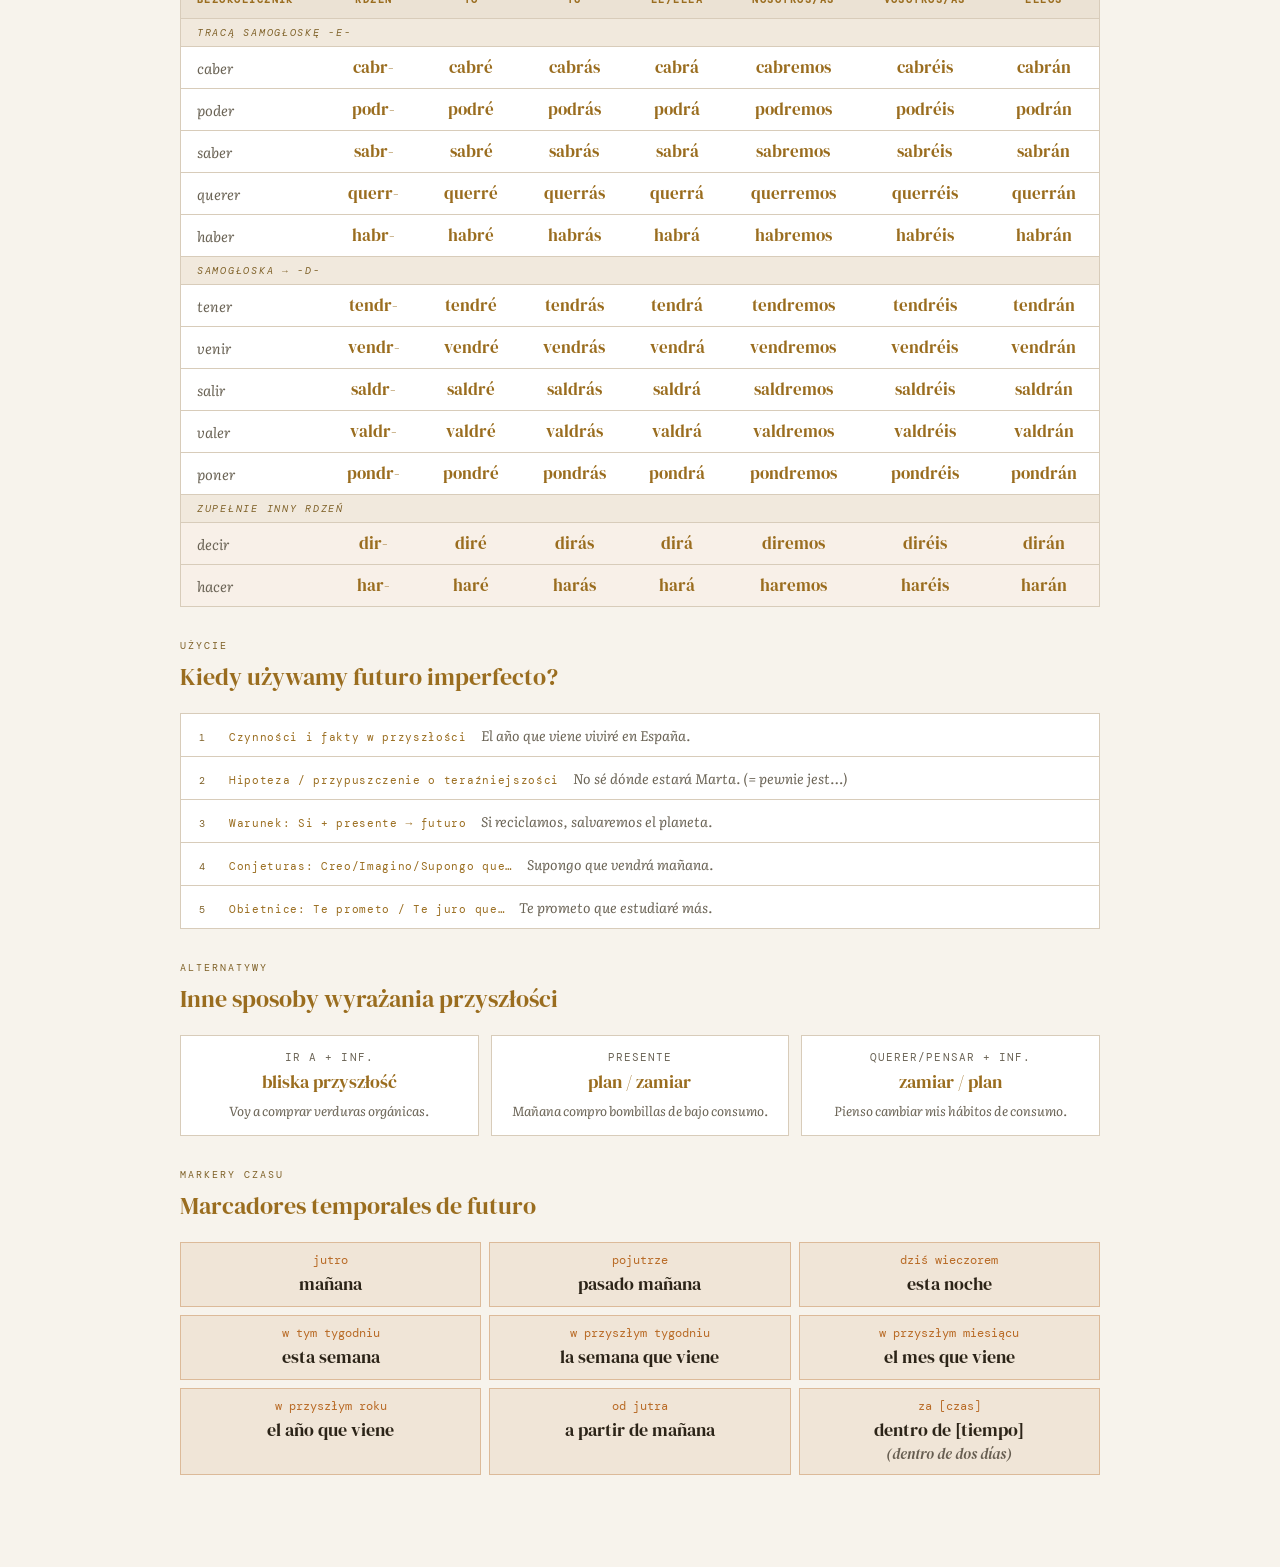
<file: lessons/5-futuro-imperfecto.html>
<!DOCTYPE html>
<html lang="es">
<head>
<meta charset="UTF-8">
<meta name="viewport" content="width=device-width, initial-scale=1.0">
<title>¡Quizpañol! · Futuro Imperfecto</title>
<link rel="stylesheet" href="../shared/styles/main.css">
<script src="../shared/theme-init.js"></script>
</head>
<body>

<header class="global-header" data-home-href="../index.html" data-breadcrumb="Futuro Imperfecto"></header>
<script src="../shared/header.js"></script>

<main class="lesson-main">
<nav class="tabs" aria-label="Widoki lekcji">
  <button class="tab active" onclick="showTab('theory', this)">📖 Teoria</button>
  <button class="tab" onclick="showTab('quiz', this)">✏️ Quiz</button>
</nav>

<!-- ═══════════════════════════════════════════════════════════════ TEORIA -->
<div class="section active" id="tab-theory">
<div class="theory-wrap">

  <div class="t-label">Budowa czasu</div>
  <h2>Verbos regulares</h2>

  <div class="conj-grid" style="grid-template-columns: repeat(4, 1fr);">
    <div class="conj-head">Osoba</div>
    <div class="conj-head">-AR (quedar)</div>
    <div class="conj-head">-ER (ver)</div>
    <div class="conj-head">-IR (vivir)</div>

    <div class="conj-cell"><span class="pronoun">yo</span></div>
    <div class="conj-cell"><span class="haber">quedar<strong>é</strong></span></div>
    <div class="conj-cell"><span class="haber">ver<strong>é</strong></span></div>
    <div class="conj-cell"><span class="haber">vivir<strong>é</strong></span></div>

    <div class="conj-cell"><span class="pronoun">tú</span></div>
    <div class="conj-cell"><span class="haber">quedar<strong>ás</strong></span></div>
    <div class="conj-cell"><span class="haber">ver<strong>ás</strong></span></div>
    <div class="conj-cell"><span class="haber">vivir<strong>ás</strong></span></div>

    <div class="conj-cell"><span class="pronoun">él/ella/usted</span></div>
    <div class="conj-cell"><span class="haber">quedar<strong>á</strong></span></div>
    <div class="conj-cell"><span class="haber">ver<strong>á</strong></span></div>
    <div class="conj-cell"><span class="haber">vivir<strong>á</strong></span></div>

    <div class="conj-cell"><span class="pronoun">nosotros/as</span></div>
    <div class="conj-cell"><span class="haber">quedar<strong>emos</strong></span></div>
    <div class="conj-cell"><span class="haber">ver<strong>emos</strong></span></div>
    <div class="conj-cell"><span class="haber">vivir<strong>emos</strong></span></div>

    <div class="conj-cell"><span class="pronoun">vosotros/as</span></div>
    <div class="conj-cell"><span class="haber">quedar<strong>éis</strong></span></div>
    <div class="conj-cell"><span class="haber">ver<strong>éis</strong></span></div>
    <div class="conj-cell"><span class="haber">vivir<strong>éis</strong></span></div>

    <div class="conj-cell"><span class="pronoun">ellos/ellas/ustedes</span></div>
    <div class="conj-cell"><span class="haber">quedar<strong>án</strong></span></div>
    <div class="conj-cell"><span class="haber">ver<strong>án</strong></span></div>
    <div class="conj-cell"><span class="haber">vivir<strong>án</strong></span></div>
  </div>

  <div class="note">
    <strong>Klucz!</strong> Końcówki są <em>takie same</em> dla wszystkich trzech koniugacji (-ar, -er, -ir)
    i dodajemy je do <em>bezokolicznika</em> (nie do rdzenia). &nbsp;·&nbsp;
    Wszystkie formy mają akcent: <em>-é, -ás, -á, -éis, -án</em> (oprócz <em>-emos</em>).
  </div>

  <!-- ─── NIEREGULARNE – 3 grupy ─── -->
  <div class="t-label mt-lg">Tylko 12 nieregularnych ★</div>
  <h2>Verbos irregulares — trzy grupy</h2>

  <div class="note" style="margin-bottom:16px">
    Nieregularność dotyczy wyłącznie <strong>rdzenia</strong> — końcówki są zawsze takie same jak u regularnych.
  </div>

  <!-- Grupa 1: tracą -e- -->
  <h3 style="margin:0 0 8px; font-size:1rem; color:var(--accent)">Grupa 1 · tracą samogłoskę <em>-e-</em></h3>
  <div class="part-grid">
    <div class="part-card">
      <div class="ending">caber</div>
      <div class="rule-arrow">→ cabr-</div>
      <div class="example">cabr<strong>é</strong>, cabr<strong>ás</strong>…</div>
    </div>
    <div class="part-card">
      <div class="ending">poder</div>
      <div class="rule-arrow">→ podr-</div>
      <div class="example">podr<strong>é</strong>, podr<strong>ás</strong>…</div>
    </div>
    <div class="part-card">
      <div class="ending">saber</div>
      <div class="rule-arrow">→ sabr-</div>
      <div class="example">sabr<strong>é</strong>, sabr<strong>ás</strong>…</div>
    </div>
    <div class="part-card">
      <div class="ending">querer</div>
      <div class="rule-arrow">→ querr-</div>
      <div class="example">querr<strong>é</strong>, querr<strong>ás</strong>…</div>
    </div>
    <div class="part-card">
      <div class="ending">haber</div>
      <div class="rule-arrow">→ habr-</div>
      <div class="example">habr<strong>é</strong>, habr<strong>ás</strong>…</div>
    </div>
  </div>

  <!-- Grupa 2: -e-/-i- → -d- -->
  <h3 style="margin:16px 0 8px; font-size:1rem; color:var(--accent)">Grupa 2 · samogłoska zastąpiona przez <em>-d-</em></h3>
  <div class="part-grid">
    <div class="part-card">
      <div class="ending">tener</div>
      <div class="rule-arrow">→ tendr-</div>
      <div class="example">tendr<strong>é</strong>, tendr<strong>ás</strong>…</div>
    </div>
    <div class="part-card">
      <div class="ending">venir</div>
      <div class="rule-arrow">→ vendr-</div>
      <div class="example">vendr<strong>é</strong>, vendr<strong>ás</strong>…</div>
    </div>
    <div class="part-card">
      <div class="ending">salir</div>
      <div class="rule-arrow">→ saldr-</div>
      <div class="example">saldr<strong>é</strong>, saldr<strong>ás</strong>…</div>
    </div>
    <div class="part-card">
      <div class="ending">valer</div>
      <div class="rule-arrow">→ valdr-</div>
      <div class="example">valdr<strong>é</strong>, valdr<strong>ás</strong>…</div>
    </div>
    <div class="part-card">
      <div class="ending">poner</div>
      <div class="rule-arrow">→ pondr-</div>
      <div class="example">pondr<strong>é</strong>, pondr<strong>ás</strong>…</div>
    </div>
  </div>

  <!-- Grupa 3: inne -->
  <h3 style="margin:16px 0 8px; font-size:1rem; color:var(--accent)">Grupa 3 · zupełnie inny rdzeń</h3>
  <div class="part-grid">
    <div class="part-card">
      <div class="ending">decir</div>
      <div class="rule-arrow">→ dir-</div>
      <div class="example">dir<strong>é</strong>, dir<strong>ás</strong>…</div>
    </div>
    <div class="part-card">
      <div class="ending">hacer</div>
      <div class="rule-arrow">→ har-</div>
      <div class="example">har<strong>é</strong>, har<strong>ás</strong>…</div>
    </div>
  </div>

  <!-- Pełna tabela nieregularnych -->
  <div class="t-label mt-lg">Pełna odmiana</div>
  <h2>Tabla de irregulares</h2>

  <div class="table-scroll">
  <table class="main-table">
    <thead>
      <tr>
        <th>Bezokolicznik</th>
        <th>Rdzeń</th>
        <th>yo</th>
        <th>tú</th>
        <th>él/ella</th>
        <th>nosotros/as</th>
        <th>vosotros/as</th>
        <th>ellos</th>
      </tr>
    </thead>
    <tbody>
      <tr class="section-row"><td colspan="8">Tracą samogłoskę -e-</td></tr>
      <tr><td>caber</td><td>cabr-</td><td>cabré</td><td>cabrás</td><td>cabrá</td><td>cabremos</td><td>cabréis</td><td>cabrán</td></tr>
      <tr><td>poder</td><td>podr-</td><td>podré</td><td>podrás</td><td>podrá</td><td>podremos</td><td>podréis</td><td>podrán</td></tr>
      <tr><td>saber</td><td>sabr-</td><td>sabré</td><td>sabrás</td><td>sabrá</td><td>sabremos</td><td>sabréis</td><td>sabrán</td></tr>
      <tr><td>querer</td><td>querr-</td><td>querré</td><td>querrás</td><td>querrá</td><td>querremos</td><td>querréis</td><td>querrán</td></tr>
      <tr><td>haber</td><td>habr-</td><td>habré</td><td>habrás</td><td>habrá</td><td>habremos</td><td>habréis</td><td>habrán</td></tr>
      <tr class="section-row"><td colspan="8">Samogłoska → -d-</td></tr>
      <tr><td>tener</td><td>tendr-</td><td>tendré</td><td>tendrás</td><td>tendrá</td><td>tendremos</td><td>tendréis</td><td>tendrán</td></tr>
      <tr><td>venir</td><td>vendr-</td><td>vendré</td><td>vendrás</td><td>vendrá</td><td>vendremos</td><td>vendréis</td><td>vendrán</td></tr>
      <tr><td>salir</td><td>saldr-</td><td>saldré</td><td>saldrás</td><td>saldrá</td><td>saldremos</td><td>saldréis</td><td>saldrán</td></tr>
      <tr><td>valer</td><td>valdr-</td><td>valdré</td><td>valdrás</td><td>valdrá</td><td>valdremos</td><td>valdréis</td><td>valdrán</td></tr>
      <tr><td>poner</td><td>pondr-</td><td>pondré</td><td>pondrás</td><td>pondrá</td><td>pondremos</td><td>pondréis</td><td>pondrán</td></tr>
      <tr class="section-row"><td colspan="8">Zupełnie inny rdzeń</td></tr>
      <tr class="irreg"><td>decir</td><td>dir-</td><td>diré</td><td>dirás</td><td>dirá</td><td>diremos</td><td>diréis</td><td>dirán</td></tr>
      <tr class="irreg"><td>hacer</td><td>har-</td><td>haré</td><td>harás</td><td>hará</td><td>haremos</td><td>haréis</td><td>harán</td></tr>
    </tbody>
  </table>
  </div>

  <!-- Użycie -->
  <div class="t-label mt-lg">Użycie</div>
  <h2>Kiedy używamy futuro imperfecto?</h2>

  <div class="func-list">
    <div class="func-item">
      <span class="func-num">1</span>
      <span class="func-name">Czynności i fakty w przyszłości</span>
      <span class="func-ex">El año que viene <em>viviré</em> en España.</span>
    </div>
    <div class="func-item">
      <span class="func-num">2</span>
      <span class="func-name">Hipoteza / przypuszczenie o teraźniejszości</span>
      <span class="func-ex">No sé dónde <em>estará</em> Marta. (= pewnie jest…)</span>
    </div>
    <div class="func-item">
      <span class="func-num">3</span>
      <span class="func-name">Warunek: Si + presente → futuro</span>
      <span class="func-ex">Si reciclamos, <em>salvaremos</em> el planeta.</span>
    </div>
    <div class="func-item">
      <span class="func-num">4</span>
      <span class="func-name">Conjeturas: Creo/Imagino/Supongo que…</span>
      <span class="func-ex">Supongo que <em>vendrá</em> mañana.</span>
    </div>
    <div class="func-item">
      <span class="func-num">5</span>
      <span class="func-name">Obietnice: Te prometo / Te juro que…</span>
      <span class="func-ex">Te prometo que <em>estudiaré</em> más.</span>
    </div>
  </div>

  <!-- Inne sposoby wyrażania przyszłości -->
  <div class="t-label mt-lg">Alternatywy</div>
  <h2>Inne sposoby wyrażania przyszłości</h2>

  <div class="part-grid">
    <div class="part-card">
      <div class="ending">ir a + inf.</div>
      <div class="rule-arrow">bliska przyszłość</div>
      <div class="example"><em>Voy a comprar</em> verduras orgánicas.</div>
    </div>
    <div class="part-card">
      <div class="ending">Presente</div>
      <div class="rule-arrow">plan / zamiar</div>
      <div class="example"><em>Mañana compro</em> bombillas de bajo consumo.</div>
    </div>
    <div class="part-card">
      <div class="ending">Querer/Pensar + inf.</div>
      <div class="rule-arrow">zamiar / plan</div>
      <div class="example"><em>Pienso cambiar</em> mis hábitos de consumo.</div>
    </div>
  </div>

  <!-- Markery czasu -->
  <div class="t-label mt-lg">Markery czasu</div>
  <h2>Marcadores temporales de futuro</h2>

  <div class="irreg-grid">
    <div class="irreg-item"><div class="irreg-inf">jutro</div><div class="irreg-part">mañana</div></div>
    <div class="irreg-item"><div class="irreg-inf">pojutrze</div><div class="irreg-part">pasado mañana</div></div>
    <div class="irreg-item"><div class="irreg-inf">dziś wieczorem</div><div class="irreg-part">esta noche</div></div>
    <div class="irreg-item"><div class="irreg-inf">w tym tygodniu</div><div class="irreg-part">esta semana</div></div>
    <div class="irreg-item"><div class="irreg-inf">w przyszłym tygodniu</div><div class="irreg-part">la semana que viene</div></div>
    <div class="irreg-item"><div class="irreg-inf">w przyszłym miesiącu</div><div class="irreg-part">el mes que viene</div></div>
    <div class="irreg-item"><div class="irreg-inf">w przyszłym roku</div><div class="irreg-part">el año que viene</div></div>
    <div class="irreg-item"><div class="irreg-inf">od jutra</div><div class="irreg-part">a partir de mañana</div></div>
    <div class="irreg-item"><div class="irreg-inf">za [czas]</div><div class="irreg-part">dentro de [tiempo] <span class="ex-dim">(dentro de dos días)</span></div></div>
  </div>

</div>
</div>

<!-- ═══════════════════════════════════════════════════════════════ QUIZ -->
<div class="section" id="tab-quiz">
<div class="quiz-wrap">

  <div class="filter-rows">
    <div>
      <div class="filter-row-label">Tryb</div>
      <div class="mode-row" id="row-mode">
        <button class="mode-btn active" onclick="setQMode('all', event)">Wszystkie</button>
        <button class="mode-btn" onclick="setQMode('regularne', event)">Regularne</button>
        <button class="mode-btn" onclick="setQMode('nieregularne', event)">Nieregularne</button>
        <button class="mode-btn" onclick="setQMode('zdanie', event)">Zdania</button>
      </div>
    </div>
    <div id="filter-osoba-wrap" style="display:none">
      <div class="filter-row-label">Osoba</div>
      <div class="mode-row" id="row-osoba">
        <button class="mode-btn active" onclick="setOsobaFilter('all', event)">Wszystkie</button>
        <button class="mode-btn" onclick="setOsobaFilter('yo', event)">yo</button>
        <button class="mode-btn" onclick="setOsobaFilter('tú', event)">tú</button>
        <button class="mode-btn" onclick="setOsobaFilter('él/ella/usted', event)">él/ella/ud.</button>
        <button class="mode-btn" onclick="setOsobaFilter('nosotros', event)">nosotros</button>
        <button class="mode-btn" onclick="setOsobaFilter('vosotros', event)">vosotros</button>
        <button class="mode-btn" onclick="setOsobaFilter('ellos/ellas/ustedes', event)">ellos/uds.</button>
      </div>
    </div>
  </div>

  <div class="progress-row">
    <div class="progress-bar"><div class="progress-fill" id="progressFill"></div></div>
    <div class="progress-text" id="progressText">0 / 0</div>
  </div>

  <div id="quizArea"></div>

</div>
</div>

</main>

<script src="../shared/quiz.js"></script>
<script>
// ─── DATA ────────────────────────────────────────────────────────────────────

// Regular verbs: [infinitive, yo, tú, él, nosotros, vosotros, ellos]
const REGULAR_VERBS = [
  ["hablar",    "hablaré",    "hablarás",    "hablará",    "hablaremos",    "hablaréis",    "hablarán"],
  ["comprar",   "compraré",   "comprarás",   "comprará",   "compraremos",   "compraréis",   "comprarán"],
  ["llegar",    "llegaré",    "llegarás",    "llegará",    "llegaremos",    "llegaréis",    "llegarán"],
  ["trabajar",  "trabajaré",  "trabajarás",  "trabajará",  "trabajaremos",  "trabajaréis",  "trabajarán"],
  ["cambiar",   "cambiaré",   "cambiarás",   "cambiará",   "cambiaremos",   "cambiaréis",   "cambiarán"],
  ["reciclar",  "reciclaré",  "reciclarás",  "reciclará",  "reciclaremos",  "reciclaréis",  "reciclarán"],
  ["mejorar",   "mejoraré",   "mejorarás",   "mejorará",   "mejoraremos",   "mejoraréis",   "mejorarán"],
  ["comer",     "comeré",     "comerás",     "comerá",     "comeremos",     "comeréis",     "comerán"],
  ["beber",     "beberé",     "beberás",     "beberá",     "beberemos",     "beberéis",     "beberán"],
  ["aprender",  "aprenderé",  "aprenderás",  "aprenderá",  "aprenderemos",  "aprenderéis",  "aprenderán"],
  ["ver",       "veré",       "verás",       "verá",       "veremos",       "veréis",       "verán"],
  ["vivir",     "viviré",     "vivirás",     "vivirá",     "viviremos",     "viviréis",     "vivirán"],
  ["escribir",  "escribiré",  "escribirás",  "escribirá",  "escribiremos",  "escribiréis",  "escribirán"],
  ["abrir",     "abriré",     "abrirás",     "abrirá",     "abriremos",     "abriréis",     "abrirán"],
  ["subir",     "subiré",     "subirás",     "subirá",     "subiremos",     "subiréis",     "subirán"],
];

// Irregular verbs: [infinitive, yo, tú, él, nosotros, vosotros, ellos]
const IRREG_VERBS = [
  ["caber",   "cabré",   "cabrás",   "cabrá",   "cabremos",   "cabréis",   "cabrán"],
  ["poder",   "podré",   "podrás",   "podrá",   "podremos",   "podréis",   "podrán"],
  ["saber",   "sabré",   "sabrás",   "sabrá",   "sabremos",   "sabréis",   "sabrán"],
  ["querer",  "querré",  "querrás",  "querrá",  "querremos",  "querréis",  "querrán"],
  ["haber",   "habré",   "habrás",   "habrá",   "habremos",   "habréis",   "habrán"],
  ["tener",   "tendré",  "tendrás",  "tendrá",  "tendremos",  "tendréis",  "tendrán"],
  ["venir",   "vendré",  "vendrás",  "vendrá",  "vendremos",  "vendréis",  "vendrán"],
  ["salir",   "saldré",  "saldrás",  "saldrá",  "saldremos",  "saldréis",  "saldrán"],
  ["valer",   "valdré",  "valdrás",  "valdrá",  "valdremos",  "valdréis",  "valdrán"],
  ["poner",   "pondré",  "pondrás",  "pondrá",  "pondremos",  "pondréis",  "pondrán"],
  ["decir",   "diré",    "dirás",    "dirá",    "diremos",    "diréis",    "dirán"],
  ["hacer",   "haré",    "harás",    "hará",    "haremos",    "haréis",    "harán"],
];

// Sentences to complete
const ZDANIA = [
  ["Mañana ___ (llegar, yo) a Madrid a las diez.", "llegaré"],
  ["¿Qué ___ (hacer, tú) el fin de semana?", "harás"],
  ["El año que viene nosotros ___ (vivir) en España.", "viviremos"],
  ["Supongo que Ana ___ (venir) a la fiesta.", "vendrá"],
  ["Si reciclamos más, ___ (mejorar) el medioambiente.", "mejorará"],
  ["No sé cuándo ___ (poder, nosotros) ir de vacaciones.", "podremos"],
  ["Te prometo que ___ (estudiar, yo) más español.", "estudiaré"],
  ["¿Cuándo ___ (salir, vosotros) de viaje?", "saldréis"],
  ["Imagino que el esfuerzo ___ (valer) la pena.", "valdrá"],
  ["___ (Haber) que hacer algo por el medioambiente.", "Habrá"],
  ["Si comes más verduras, te ___ (sentir) mejor.", "sentirás"],
  ["Dentro de dos años ellos ___ (terminar) la universidad.", "terminarán"],
  ["¿Qué ___ (poner, tú) en la maleta?", "pondrás"],
  ["Creo que mañana ___ (hacer) mucho sol.", "hará"],
  ["A partir de mañana yo ___ (comprar) productos orgánicos.", "compraré"],
  ["¿Le ___ (decir, tú) la verdad a tu amigo?", "dirás"],
  ["El próximo verano nosotros ___ (viajar) a Andalucía.", "viajaremos"],
  ["No sé si ___ (tener, ellos) tiempo para vernos.", "tendrán"],
  ["Si separas los residuos, ___ (poder) reciclarlos.", "podrás"],
  ["Te aseguro que lo ___ (intentar, yo).", "intentaré"],
];

const PEOPLE  = ["yo", "tú", "él/ella/usted", "nosotros", "vosotros", "ellos/ellas/ustedes"];
const COL_IDX = [1, 2, 3, 4, 5, 6];

let qMode = 'all', osobaFilter = 'all';

// ─── BUILD CARDS ─────────────────────────────────────────────────────────────

function buildCards() {
  const list = [];

  // Regular conjugation
  if (qMode === 'all' || qMode === 'regularne') {
    REGULAR_VERBS.forEach(v => {
      PEOPLE.forEach((p, i) => {
        if (osobaFilter !== 'all' && osobaFilter !== p) return;
        list.push({
          prompt: `Odmień w futuro imperfecto:<br><strong>${v[0]}</strong> — ${p}`,
          answer: v[COL_IDX[i]],
          hint: 'Futuro imperfecto · regularny'
        });
      });
    });
  }

  // Irregular conjugation
  if (qMode === 'all' || qMode === 'nieregularne') {
    IRREG_VERBS.forEach(v => {
      PEOPLE.forEach((p, i) => {
        if (osobaFilter !== 'all' && osobaFilter !== p) return;
        list.push({
          prompt: `Odmień w futuro imperfecto:<br><strong>${v[0]}</strong> — ${p}`,
          answer: v[COL_IDX[i]],
          hint: 'Futuro imperfecto · nieregularny'
        });
      });
    });
  }

  // Sentences
  if (qMode === 'all' || qMode === 'zdanie') {
    ZDANIA.forEach(([sent, ans]) =>
      list.push({
        prompt: sent.replace('___', '<span style="color:var(--gold)">___</span>'),
        answer: ans,
        hint: 'Futuro imperfecto · uzupełnij formę'
      })
    );
  }

  return shuffleArray(list);
}

function updateFilterRows() {
  const showOsoba = (qMode === 'regularne' || qMode === 'nieregularne' || qMode === 'all');
  document.getElementById('filter-osoba-wrap').style.display = showOsoba ? 'block' : 'none';
}

function setQMode(m, e) {
  qMode = m;
  osobaFilter = 'all';
  document.querySelectorAll('#row-mode .mode-btn').forEach(b => b.classList.remove('active'));
  e.target.classList.add('active');
  document.querySelectorAll('#row-osoba .mode-btn').forEach((b, i) => b.classList.toggle('active', i === 0));
  updateFilterRows();
  startQuiz();
}

function setOsobaFilter(o, e) {
  osobaFilter = o;
  document.querySelectorAll('#row-osoba .mode-btn').forEach(b => b.classList.remove('active'));
  e.target.classList.add('active');
  startQuiz();
}

// ─── INIT ────────────────────────────────────────────────────────────────────

initQuizEngine({
  buildCards,
  punctuationChars: '[¡!¿?]',
  skipLabel: 'Odpowiedź',
  scoreMessages: {
    perfect: '¡Perfecto! Niesamowite!',
    great: 'Świetnie! Prawie bezbłędnie.',
    ok: 'Dobrze, ale warto jeszcze poćwiczyć!',
    bad: 'Jeszcze raz! Ćwiczenie czyni mistrza.'
  }
});

startQuiz();
</script>
</body>
</html>
</file>
<file: shared/styles/main.css>
@import url('base.css');
@import url('chrome.css');
@import url('theory.css');
@import url('quiz.css');
@import url('home.css');
</file>
<file: style.css>
@import url('https://fonts.googleapis.com/css2?family=DM+Serif+Display:ital@0;1&family=DM+Mono:wght@400;500&family=Literata:ital,wght@0,300;0,400;1,300&display=swap');

/* 1) Global variables */
:root {
  color-scheme: light;
  --bg:                      #f7f3ec;
  --card:                    #ffffff;
  --card-dark:               #f1e9dd;
  --border:                  #d8ccba;
  --gold:                    #9a6d1f;
  --gold-dim:                #7f6128;
  --gold-bg:                 rgba(154,109,31,0.11);
  --text:                    #2c2418;
  --muted:                   #6b6456;
  --correct:                 #2f8f6a;
  --wrong:                   #b24a44;
  --input-bg:                #fcfaf6;
  --orange:                  #b86a25;
  --orange-bg:               rgba(184,106,37,0.10);
  --header-bg-accent:        rgba(154,109,31,0.10);
  --header-bg-line:          rgba(154,109,31,0.05);
  --table-head-bg:           #ebe2d4;
  --table-row-hover:         rgba(154,109,31,0.07);
  --irreg-row-hover:         rgba(184,106,37,0.17);
  --irreg-border:            rgba(184,106,37,0.35);
  --btn-primary-hover:       #ae7d29;
  --input-correct-bg:        rgba(47,143,106,0.10);
  --input-wrong-bg:          rgba(178,74,68,0.10);
  --shadow-soft:             rgba(44,36,24,0.08);
  --shadow-strong:           rgba(44,36,24,0.14);
  --noise-opacity:           0.16;
}

@media (prefers-color-scheme: dark) {
  :root:not([data-theme="light"]):not([data-theme="dark"]) {
    color-scheme: dark;
    --bg:                      #0f0e0b;
    --card:                    #1a1814;
    --card-dark:               #131109;
    --border:                  #2e2b24;
    --gold:                    #d4a843;
    --gold-dim:                #8a6e2a;
    --gold-bg:                 rgba(212,168,67,0.07);
    --text:                    #e8e0d0;
    --muted:                   #8a816f;
    --correct:                 #4caf87;
    --wrong:                   #c0504a;
    --input-bg:                #211f1a;
    --orange:                  #c8813a;
    --orange-bg:               rgba(200,129,58,0.08);
    --header-bg-accent:        rgba(212,168,67,0.10);
    --header-bg-line:          rgba(212,168,67,0.03);
    --table-head-bg:           #1f1c16;
    --table-row-hover:         rgba(212,168,67,0.04);
    --irreg-row-hover:         rgba(200,129,58,0.13);
    --irreg-border:            rgba(200,129,58,0.25);
    --btn-primary-hover:       #e0b550;
    --input-correct-bg:        rgba(76,175,135,0.06);
    --input-wrong-bg:          rgba(192,80,74,0.06);
    --shadow-soft:             rgba(32,56,96,0.08);
    --shadow-strong:           rgba(32,56,96,0.12);
    --noise-opacity:           0.4;
  }
}

:root[data-theme="dark"] {
  color-scheme: dark;
  --bg:                      #0f0e0b;
  --card:                    #1a1814;
  --card-dark:               #131109;
  --border:                  #2e2b24;
  --gold:                    #d4a843;
  --gold-dim:                #8a6e2a;
  --gold-bg:                 rgba(212,168,67,0.07);
  --text:                    #e8e0d0;
  --muted:                   #8a816f;
  --correct:                 #4caf87;
  --wrong:                   #c0504a;
  --input-bg:                #211f1a;
  --orange:                  #c8813a;
  --orange-bg:               rgba(200,129,58,0.08);
  --header-bg-accent:        rgba(212,168,67,0.10);
  --header-bg-line:          rgba(212,168,67,0.03);
  --table-head-bg:           #1f1c16;
  --table-row-hover:         rgba(212,168,67,0.04);
  --irreg-row-hover:         rgba(200,129,58,0.13);
  --irreg-border:            rgba(200,129,58,0.25);
  --btn-primary-hover:       #e0b550;
  --input-correct-bg:        rgba(76,175,135,0.06);
  --input-wrong-bg:          rgba(192,80,74,0.06);
  --shadow-soft:             rgba(32,56,96,0.08);
  --shadow-strong:           rgba(32,56,96,0.12);
  --noise-opacity:           0.4;
}

/* 2) Reset and base */
*, *::before, *::after { margin: 0; padding: 0; box-sizing: border-box; }

body {
  background: var(--bg);
  color: var(--text);
  font-family: 'Literata', serif;
  min-height: 100vh;
}

/* Subtle background texture */
body::before {
  content: '';
  position: fixed;
  inset: 0;
  background-image: url("data:image/svg+xml,%3Csvg viewBox='0 0 256 256' xmlns='http://www.w3.org/2000/svg'%3E%3Cfilter id='noise'%3E%3CfeTurbulence type='fractalNoise' baseFrequency='0.9' numOctaves='4' stitchTiles='stitch'/%3E%3C/filter%3E%3Crect width='100%25' height='100%25' filter='url(%23noise)' opacity='0.04'/%3E%3C/svg%3E");
  pointer-events: none;
  z-index: 0;
  opacity: var(--noise-opacity);
}

.container {
  width: min(1080px, 100% - 40px);
  margin: 0 auto;
}

.brand-name {
  font-family: 'DM Serif Display', serif;
  font-size: clamp(2rem, 5vw, 3rem);
  text-decoration: none;
  color: var(--gold);
  line-height: 1.1;
  letter-spacing: 0.01em;
}

.brand-meta {
  font-family: 'DM Mono', monospace;
  font-size: 0.62rem;
  letter-spacing: 0.16em;
  text-transform: uppercase;
  color: var(--gold-dim);
  white-space: nowrap;
}

.brand-block {
  display: flex;
  flex-direction: column;
  align-items: flex-start;
  gap: 6px;
}

.header-subtitle {
  color: var(--muted);
  font-size: 0.95rem;
  line-height: 1.4;
  margin: 0;
}

.global-header {
  position: relative;
  z-index: 2;
  border-bottom: 1px solid var(--border);
  background:
    radial-gradient(circle at 12% 0%, var(--header-bg-accent), transparent 36%),
    linear-gradient(180deg, var(--header-bg-line), transparent 72%);
}

.header-inner {
  display: flex;
  justify-content: flex-start;
  align-items: flex-start;
  gap: 10px;
  padding: 18px 0 16px;
}

.theme-switch {
  display: flex;
  gap: 2px;
  flex-shrink: 0;
  align-items: center;
  margin-left: auto;
}

.theme-btn {
  font-family: 'DM Mono', monospace;
  font-size: 0.6rem;
  letter-spacing: 0.1em;
  text-transform: uppercase;
  background: transparent;
  border: 1px solid var(--border);
  color: var(--muted);
  padding: 5px 9px;
  border-radius: 2px;
  cursor: pointer;
  transition: all 0.15s;
}

.theme-btn.active {
  border-color: var(--gold-dim);
  color: var(--gold);
  background: var(--gold-bg);
}

.theme-btn:hover:not(.active) {
  border-color: var(--muted);
  color: var(--text);
}

.page-subtitle {
  color: var(--muted);
  font-size: 1rem;
  line-height: 1.5;
  max-width: 66ch;
}

.page-intro {
  margin-bottom: 24px;
}

.page-intro h1,
.lesson-hero h1 {
  font-family: 'DM Serif Display', serif;
  font-size: clamp(2rem, 5vw, 3rem);
  color: var(--text);
  font-weight: 400;
  line-height: 1.1;
  margin-top: 10px;
}

.lesson-main {
  width: min(1080px, 100% - 40px);
  margin: 0 auto;
  padding-top: 22px;
}

.lesson-hero {
  padding: 26px 0 18px;
}

.breadcrumb {
  display: flex;
  align-items: center;
  gap: 0;
  font-family: 'DM Serif Display', serif;
  font-size: clamp(2rem, 5vw, 3rem);
  line-height: 1.1;
  letter-spacing: 0;
  color: var(--muted);
  width: auto;
  margin-top: 10px;
  margin-left: 2px;
}

.crumb-slash {
  display: inline-block;
  font-style: italic;
  line-height: 0.9;
  margin-right: 0.16em;
  transform: translateY(-0.04em) skew(-10deg);
}

.breadcrumb a {
  color: var(--gold);
  text-decoration: none;
  transition: color 0.2s, text-decoration-color 0.2s;
}

.breadcrumb a:hover {
  color: var(--text);
  text-decoration: underline;
}

.breadcrumb [aria-current="page"] {
  color: var(--text);
}

/* 3) Page layout: tabs, sections */

.tabs {
  position: relative;
  z-index: 1;
  display: flex;
  width: 100%;
  border: 1px solid var(--border);
  border-radius: 10px;
  overflow: hidden;
  margin-bottom: 24px;
  background: var(--card);
  box-shadow: 0 4px 16px var(--shadow-soft);
}

.tab {
  flex: 1;
  padding: 14px 16px;
  font-family: 'DM Mono', monospace;
  font-size: 0.68rem;
  letter-spacing: 0.12em;
  text-transform: uppercase;
  color: var(--muted);
  background: none;
  border: none;
  border-bottom: 2px solid transparent;
  cursor: pointer;
  transition: color 0.2s, border-color 0.2s, background 0.2s;
}

.tab:hover { color: var(--text); }

.tab.active {
  color: var(--gold);
  border-bottom-color: var(--gold);
  background: var(--gold-bg);
}

.section { display: none; position: relative; z-index: 1; }
.section.active { display: block; }

/* 4) Theory section */
.teoria-wrap {
  max-width: 920px;
  margin: 0 auto;
  padding: 0 0 64px;
}

.t-label {
  font-family: 'DM Mono', monospace;
  font-size: 0.62rem;
  letter-spacing: 0.2em;
  text-transform: uppercase;
  color: var(--gold-dim);
  margin-bottom: 8px;
}

h2 {
  font-family: 'DM Serif Display', serif;
  font-size: 1.5rem;
  color: var(--gold);
  font-weight: 400;
  margin-bottom: 20px;
}

.main-table {
  width: 100%;
  border-collapse: collapse;
  background: var(--card);
  border: 1px solid var(--border);
  margin-bottom: 20px;
  font-size: 0.95rem;
}

.main-table thead tr { background: var(--table-head-bg); }

.main-table thead th {
  font-family: 'DM Mono', monospace;
  font-size: 0.65rem;
  letter-spacing: 0.14em;
  text-transform: uppercase;
  color: var(--gold);
  padding: 12px 16px;
  text-align: center;
  border-bottom: 1px solid var(--border);
}

.main-table thead th:first-child { text-align: left; }

.main-table tbody tr {
  border-bottom: 1px solid var(--border);
  transition: background 0.15s;
}

.main-table tbody tr:last-child { border-bottom: none; }
.main-table tbody tr:hover       { background: var(--table-row-hover); }
.main-table tbody tr.irreg       { background: var(--orange-bg); }
.main-table tbody tr.irreg:hover { background: var(--irreg-row-hover); }

.main-table tbody tr.section-row td {
  font-family: 'DM Mono', monospace;
  font-size: 0.6rem;
  letter-spacing: 0.18em;
  text-transform: uppercase;
  color: var(--gold-dim);
  padding: 7px 16px;
  background: var(--card-dark);
  border-top: 1px solid var(--border);
}

.main-table td               { padding: 9px 16px; vertical-align: middle; }
.main-table td:first-child   { font-style: italic; color: var(--muted); font-size: 0.9rem; }
.main-table td:not(:first-child) {
  text-align: center;
  font-family: 'DM Serif Display', serif;
  font-size: 1.05rem;
  color: var(--gold);
}

.badge {
  display: inline-block;
  font-family: 'DM Mono', monospace;
  font-size: 0.55rem;
  background: var(--orange);
  color: var(--bg);
  border-radius: 2px;
  padding: 1px 5px;
  letter-spacing: 0.06em;
  text-transform: uppercase;
  vertical-align: middle;
  margin-left: 4px;
  font-style: normal;
}

.note {
  background: var(--card);
  border: 1px solid var(--border);
  border-left: 3px solid var(--gold-dim);
  padding: 13px 18px;
  font-size: 0.87rem;
  color: var(--muted);
  margin-bottom: 28px;
  line-height: 1.7;
}

.note strong { color: var(--text); }
.note em     { color: var(--gold); font-style: italic; }

.info-box {
  background: var(--card);
  border: 1px solid var(--border);
  border-left: 3px solid var(--gold);
  padding: 16px 20px;
  margin-bottom: 20px;
  font-size: 0.9rem;
  color: var(--muted);
  line-height: 1.8;
}

.info-box strong {
  font-family: 'DM Mono', monospace;
  font-size: 0.72rem;
  letter-spacing: 0.06em;
  text-transform: uppercase;
  color: var(--gold);
  display: block;
  margin-bottom: 8px;
}

.info-box em {
  font-family: 'DM Serif Display', serif;
  font-size: 1rem;
  color: var(--text);
  font-style: italic;
}

.func-list {
  background: var(--card);
  border: 1px solid var(--border);
  overflow: hidden;
  margin-bottom: 28px;
}

.func-item {
  display: flex;
  align-items: baseline;
  gap: 14px;
  padding: 11px 18px;
  border-bottom: 1px solid var(--border);
  font-size: 0.9rem;
}

.func-item:last-child { border-bottom: none; }

.func-num {
  font-family: 'DM Mono', monospace;
  font-size: 0.65rem;
  color: var(--gold-dim);
  min-width: 16px;
}

.func-name {
  font-family: 'DM Mono', monospace;
  font-size: 0.7rem;
  color: var(--gold);
  letter-spacing: 0.06em;
  min-width: 150px;
}

.func-ex {
  font-style: italic;
  color: var(--muted);
  font-size: 0.87rem;
}

.conj-grid {
  display: grid;
  grid-template-columns: 1fr 1fr 1fr 1fr;
  border: 1px solid var(--border);
  overflow: hidden;
  margin-bottom: 20px;
  font-size: 0.9rem;
}

.conj-head {
  background: var(--table-head-bg);
  font-family: 'DM Mono', monospace;
  font-size: 0.62rem;
  letter-spacing: 0.12em;
  text-transform: uppercase;
  color: var(--gold);
  padding: 10px 12px;
  text-align: center;
  border-bottom: 1px solid var(--border);
  border-right: 1px solid var(--border);
}

.conj-head:last-child { border-right: none; }

.conj-cell {
  padding: 9px 12px;
  border-top: 1px solid var(--border);
  border-right: 1px solid var(--border);
  text-align: center;
  background: var(--card);
}

.conj-cell:nth-child(4n) { border-right: none; }

.conj-cell .pronoun {
  font-style: italic;
  font-size: 0.9rem;
  color: var(--muted);
  display: block;
  margin-bottom: 0;
}

.conj-cell .haber {
  font-family: 'DM Mono', monospace;
  color: var(--gold);
  font-size: 0.9rem;
}

.conj-cell .participle {
  font-family: 'DM Serif Display', serif;
  font-size: 1rem;
  color: var(--text);
  font-style: italic;
}

.part-grid {
  display: grid;
  grid-template-columns: repeat(3, 1fr);
  gap: 12px;
  margin-bottom: 20px;
}

.part-card {
  background: var(--card);
  border: 1px solid var(--border);
  padding: 14px 16px;
  text-align: center;
}

.part-card .ending {
  font-family: 'DM Mono', monospace;
  font-size: 0.68rem;
  color: var(--muted);
  letter-spacing: 0.1em;
  text-transform: uppercase;
  margin-bottom: 6px;
}

.part-card .rule-arrow {
  font-family: 'DM Serif Display', serif;
  font-size: 1.1rem;
  color: var(--gold);
}

.part-card .example {
  font-size: 0.82rem;
  color: var(--muted);
  margin-top: 6px;
  font-style: italic;
  line-height: 1.6;
}

.irreg-grid {
  display: grid;
  grid-template-columns: repeat(3, 1fr);
  gap: 8px;
  margin-bottom: 28px;
}

.irreg-item {
  background: var(--orange-bg);
  border: 1px solid var(--irreg-border);
  padding: 10px 12px;
  text-align: center;
}

.irreg-inf {
  font-family: 'DM Mono', monospace;
  font-size: 0.72rem;
  color: var(--orange);
  margin-bottom: 4px;
}

.irreg-part {
  font-family: 'DM Serif Display', serif;
  font-size: 1.1rem;
  color: var(--text);
}

/* 5) Quiz section */
.quiz-wrap {
  max-width: 680px;
  margin: 0 auto;
  padding: 0 0 64px;
}

.mode-row {
  display: flex;
  gap: 8px;
  margin-bottom: 24px;
  flex-wrap: wrap;
}

.filter-rows {
  display: flex;
  flex-direction: column;
  gap: 8px;
  margin-bottom: 24px;
}

.filter-rows .mode-row {
  margin-bottom: 0;
}

.filter-row-label {
  font-family: 'DM Mono', monospace;
  font-size: 0.58rem;
  letter-spacing: 0.16em;
  text-transform: uppercase;
  color: var(--gold-dim);
  margin-bottom: 4px;
}

.empty-filters {
  text-align: center;
  padding: 48px 32px;
  background: var(--card);
  border: 1px solid var(--border);
  border-radius: 12px;
  box-shadow: 0 8px 24px var(--shadow-soft);
  font-size: 1rem;
  color: var(--muted);
  font-style: italic;
}

.mode-btn {
  font-family: 'DM Mono', monospace;
  font-size: 0.65rem;
  letter-spacing: 0.1em;
  text-transform: uppercase;
  background: transparent;
  border: 1px solid var(--border);
  color: var(--muted);
  padding: 6px 12px;
  border-radius: 2px;
  cursor: pointer;
  transition: all 0.15s;
}

.mode-btn.active {
  border-color: var(--gold-dim);
  color: var(--gold);
  background: var(--gold-bg);
}

.mode-btn:hover:not(.active) { border-color: var(--muted); color: var(--text); }

.progress-row {
  display: flex;
  align-items: center;
  gap: 12px;
  margin-bottom: 28px;
}

.progress-bar {
  flex: 1;
  height: 3px;
  background: var(--border);
  border-radius: 2px;
  overflow: hidden;
}

.progress-fill {
  height: 100%;
  background: var(--gold);
  border-radius: 2px;
  transition: width 0.4s ease;
}

.progress-text {
  font-family: 'DM Mono', monospace;
  font-size: 0.72rem;
  color: var(--muted);
  white-space: nowrap;
}

.card {
  background: var(--card);
  border: 1px solid var(--border);
  border-radius: 12px;
  padding: 36px 32px 32px;
  animation: fadeSlide 0.3s ease;
  box-shadow: 0 8px 24px var(--shadow-soft);
}

@keyframes fadeSlide {
  from { opacity: 0; transform: translateY(12px); }
  to   { opacity: 1; transform: translateY(0); }
}

.card-number {
  font-family: 'DM Mono', monospace;
  font-size: 0.65rem;
  color: var(--gold-dim);
  letter-spacing: 0.15em;
  text-transform: uppercase;
  margin-bottom: 20px;
}

.prompt {
  font-size: 1.3rem;
  font-weight: 300;
  color: var(--text);
  margin-bottom: 8px;
  line-height: 1.5;
}

.prompt strong {
  font-family: 'DM Serif Display', serif;
  color: var(--gold);
  font-weight: 400;
  font-size: 1.5rem;
}

.hint {
  font-size: 0.8rem;
  color: var(--muted);
  font-style: italic;
  margin-bottom: 28px;
}

.input-row {
  display: flex;
  gap: 10px;
  align-items: center;
}

.excl {
  font-family: 'DM Serif Display', serif;
  font-size: 1.5rem;
  color: var(--gold-dim);
  line-height: 1;
}

input[type="text"] {
  flex: 1;
  background: var(--input-bg);
  border: 1px solid var(--border);
  border-radius: 3px;
  color: var(--text);
  font-family: 'DM Serif Display', serif;
  font-size: 1.3rem;
  padding: 10px 14px;
  outline: none;
  transition: border-color 0.2s;
  caret-color: var(--gold);
}

input[type="text"]:focus              { border-color: var(--gold-dim); }
input[type="text"].correct            { border-color: var(--correct); color: var(--correct); background: var(--input-correct-bg); }
input[type="text"].wrong              { border-color: var(--wrong);   color: var(--wrong);   background: var(--input-wrong-bg); animation: shake 0.3s ease; }
input[type="text"].accent-missing     { border-color: var(--gold);    color: var(--gold);    background: var(--gold-bg); }

@keyframes shake {
  0%,100% { transform: translateX(0); }
  25%     { transform: translateX(-6px); }
  75%     { transform: translateX(6px); }
}

.feedback {
  margin-top: 14px;
  font-size: 0.9rem;
  min-height: 1.4em;
  font-style: italic;
}

.feedback.correct        { color: var(--correct); }
.feedback.wrong          { color: var(--wrong); }
.feedback.accent-missing { color: var(--gold); }

.btn-row {
  display: flex;
  gap: 10px;
  margin-top: 28px;
}

button {
  font-family: 'DM Mono', monospace;
  font-size: 0.75rem;
  letter-spacing: 0.1em;
  text-transform: uppercase;
  border: none;
  border-radius: 3px;
  padding: 11px 20px;
  cursor: pointer;
  transition: all 0.15s;
}

.btn-check  { background: var(--gold); color: var(--bg); flex: 1; }
.btn-check:hover  { background: var(--btn-primary-hover); }
.btn-skip   { background: transparent; border: 1px solid var(--border); color: var(--muted); }
.btn-skip:hover   { border-color: var(--muted); color: var(--text); }
.btn-next   { background: var(--gold); color: var(--bg); flex: 1; }
.btn-next:hover   { background: var(--btn-primary-hover); }
.btn-restart { background: var(--gold); color: var(--bg); padding: 12px 32px; font-size: 0.78rem; }
.btn-restart:hover { background: var(--btn-primary-hover); }

.score-screen {
  text-align: center;
  padding: 48px 24px;
  background: var(--card);
  border: 1px solid var(--border);
  border-radius: 12px;
  animation: fadeSlide 0.4s ease;
  box-shadow: 0 8px 24px var(--shadow-soft);
}

.score-big {
  font-family: 'DM Serif Display', serif;
  font-size: 5rem;
  color: var(--gold);
  line-height: 1;
  margin-bottom: 8px;
}

.score-label {
  font-family: 'DM Mono', monospace;
  font-size: 0.72rem;
  letter-spacing: 0.2em;
  text-transform: uppercase;
  color: var(--muted);
  margin-bottom: 28px;
}

.score-msg {
  font-size: 1.05rem;
  color: var(--text);
  font-style: italic;
  margin-bottom: 32px;
}

.stats { display: flex; gap: 24px; justify-content: center; margin-bottom: 28px; }
.stat  { text-align: center; }

.stat-val {
  font-family: 'DM Serif Display', serif;
  font-size: 2rem;
  color: var(--text);
  line-height: 1;
}

.stat-val.good   { color: var(--correct); }
.stat-val.bad    { color: var(--wrong); }
.stat-val.accent { color: var(--gold); }

.stat-lbl {
  font-family: 'DM Mono', monospace;
  font-size: 0.62rem;
  color: var(--muted);
  letter-spacing: 0.12em;
  text-transform: uppercase;
  margin-top: 4px;
}

.mistakes-list {
  text-align: left;
  margin-top: 32px;
  border-top: 1px solid var(--border);
  padding-top: 24px;
}

.mistakes-title {
  font-family: 'DM Mono', monospace;
  font-size: 0.72rem;
  letter-spacing: 0.15em;
  text-transform: uppercase;
  color: var(--gold-dim);
  margin-bottom: 16px;
}

.mistake-item {
  background: var(--card-dark);
  border: 1px solid var(--border);
  border-radius: 6px;
  padding: 12px 16px;
  margin-bottom: 10px;
  font-size: 0.9rem;
}

.mistake-prompt {
  color: var(--muted);
  font-size: 0.85rem;
  margin-bottom: 6px;
  font-style: italic;
}

.mistake-details {
  display: flex;
  gap: 12px;
  flex-wrap: wrap;
  align-items: baseline;
}

.mistake-val {
  font-family: 'DM Serif Display', serif;
  font-size: 1.1rem;
}

.mistake-val.user { color: var(--wrong); text-decoration: line-through; opacity: 0.8; }
.mistake-val.correct { color: var(--correct); }
.mistake-val.accent { color: var(--gold); }

/* 6) Utility helpers */
.mt-lg { margin-top: 32px; }
.mb-sm { margin-bottom: 12px; }

/* 7) Homepage */
.home-shell {
  position: relative;
  z-index: 1;
  width: min(1080px, 100% - 40px);
  margin: 0 auto;
  padding: 34px 0 70px;
}

.lesson-grid {
  display: grid;
  grid-template-columns: repeat(3, minmax(0, 1fr));
  gap: 14px;
}

.lesson-card {
  border: 1px solid var(--border);
  background: var(--card);
  padding: 18px 18px 20px;
  display: flex;
  flex-direction: column;
  min-height: 260px;
  border-radius: 12px;
  box-shadow: 0 8px 22px var(--shadow-soft);
  transition: border-color 0.2s ease, transform 0.2s ease, background 0.2s ease, box-shadow 0.2s ease;
}

.lesson-card:hover {
  border-color: var(--gold-dim);
  transform: translateY(-3px);
  background: linear-gradient(180deg, var(--gold-bg), transparent 36%), var(--card);
  box-shadow: 0 14px 28px var(--shadow-strong);
}

.lesson-tag {
  font-family: 'DM Mono', monospace;
  text-transform: uppercase;
  letter-spacing: 0.12em;
  color: var(--gold-dim);
  font-size: 0.62rem;
  margin-bottom: 9px;
}

.lesson-card h2 {
  margin-bottom: 10px;
  font-size: 1.45rem;
  line-height: 1.2;
}

.lesson-card p {
  color: var(--muted);
  font-size: 0.9rem;
  line-height: 1.6;
}

.lesson-link {
  margin-top: auto;
  align-self: flex-start;
  font-family: 'DM Mono', monospace;
  text-transform: uppercase;
  letter-spacing: 0.1em;
  font-size: 0.64rem;
  text-decoration: none;
  border: 1px solid var(--gold-dim);
  color: var(--gold);
  background: var(--gold-bg);
  padding: 9px 12px;
  transition: background 0.2s ease, color 0.2s ease;
}

.lesson-link:hover {
  background: var(--gold);
  color: var(--bg);
}

.lesson-card-soon {
  border-style: dashed;
}

.lesson-link-disabled {
  border-color: var(--border);
  color: var(--muted);
  background: transparent;
  cursor: not-allowed;
}

@media (max-width: 980px) {
  .lesson-grid {
    grid-template-columns: repeat(2, minmax(0, 1fr));
  }
}

@media (max-width: 680px) {
  .container,
  .home-shell,
  .lesson-main {
    width: min(1080px, 100% - 26px);
  }

  .header-inner {
    padding-top: 14px;
    padding-bottom: 10px;
    flex-wrap: wrap;
    gap: 8px;
  }

  .breadcrumb {
    margin-top: 0;
    margin-left: 0;
  }

  .page-subtitle,
  .brand-meta {
    white-space: normal;
  }

  .header-subtitle {
    display: none;
  }

  .theme-switch {
    margin-left: auto;
  }

  .home-shell { padding-top: 24px; }

  .lesson-grid {
    grid-template-columns: 1fr;
  }

  .lesson-card {
    min-height: 0;
  }
}
</file>
